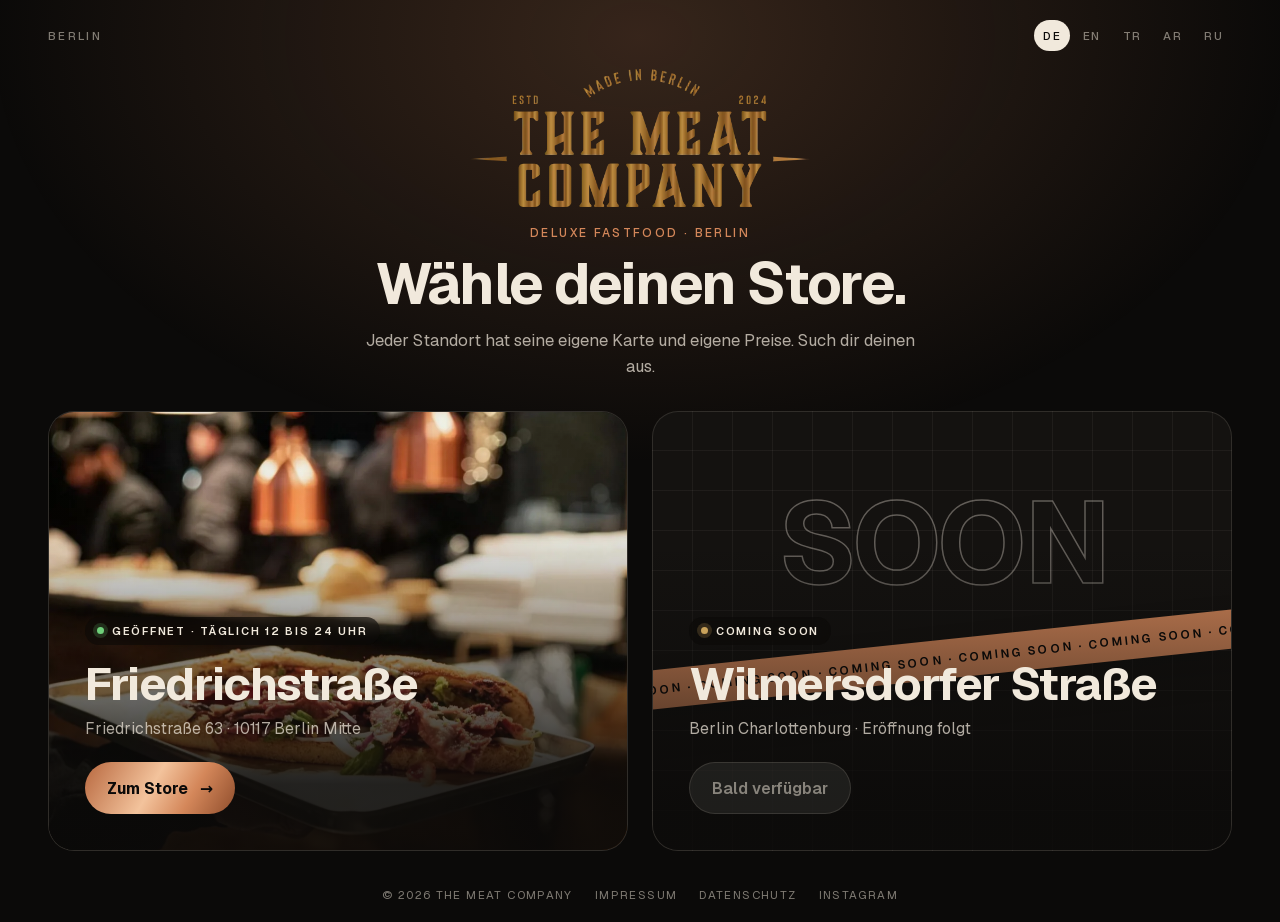
<file: index.html>
<!doctype html>
<html lang="de">
<head>
<meta charset="utf-8">
<meta name="viewport" content="width=device-width, initial-scale=1, viewport-fit=cover">
<title>The Meat Company · Berlin · Standort wählen</title>
<meta name="description" content="The Meat Company Berlin. Deluxe Fastfood, USDA Prime Beef, 16 Stunden Brisket. Wähle deinen Standort: Friedrichstraße oder bald Wilmersdorfer Straße.">
<meta name="theme-color" content="#0b0a09">
<link rel="canonical" href="https://themeatcompany.berlin/">
<meta property="og:type" content="website">
<meta property="og:title" content="The Meat Company · Berlin">
<meta property="og:description" content="Deluxe Fastfood. Wähle deinen Standort.">
<meta property="og:image" content="https://themeatcompany.berlin/assets/img/og.jpg">
<link rel="icon" type="image/png" href="assets/img/favicon.png">
<link rel="apple-touch-icon" href="assets/img/apple-touch-icon.png">
<link rel="stylesheet" href="css/fonts.css?v=20261118">
<link rel="preload" as="image" href="assets/img/foto/ph_tray_walk.webp">
<script>
  /* Gleiche Sprachwahl wie auf der Store Seite (Schlüssel tmc-lang) */
  (function (d) {
    var L = ["de", "en", "tr", "ar", "ru"], q = (location.search.match(/[?&]lang=([a-z]{2})/) || [])[1], s = null;
    try { s = localStorage.getItem("tmc-lang"); if (L.indexOf(q) > -1) localStorage.setItem("tmc-lang", q); } catch (e) {}
    var lang = L.indexOf(q) > -1 ? q : (L.indexOf(s) > -1 ? s : "de");
    d.lang = lang; d.dir = lang === "ar" ? "rtl" : "ltr";
    if (lang === "ar") { var l = document.createElement("link"); l.rel = "stylesheet"; l.href = "css/fonts-ar.css?v=20261109"; document.head.appendChild(l); }
  })(document.documentElement);
</script>
<style>
  :root {
    --soot: #0b0a09; --soot-2: #141210; --copper: #d4875a; --copper-2: #f3c39c; --gold: #c9a25b;
    --bone: #f1e9dc; --bone-2: rgba(241, 233, 220, .72); --mute: rgba(241, 233, 220, .5); --line: rgba(241, 233, 220, .12);
    --copper-grad: linear-gradient(120deg, #b8683f, #f3c39c 45%, #d4875a 70%, #8f4d2c);
    --f: "Geist", "IBM Plex Sans Arabic", "Cairo", ui-sans-serif, system-ui, sans-serif;
    --ease: cubic-bezier(.2, .7, .1, 1);
  }
  * { box-sizing: border-box; }
  html { -webkit-text-size-adjust: 100%; }
  body { margin: 0; min-height: 100vh; min-height: 100dvh; background: var(--soot); color: var(--bone); font-family: var(--f); -webkit-font-smoothing: antialiased; overflow-x: hidden; }
  body::before { content: ""; position: fixed; inset: -20% -10% auto; height: 80vh; background: radial-gradient(ellipse at 50% 30%, rgba(212, 135, 90, .22), transparent 60%); pointer-events: none; }
  a { color: inherit; text-decoration: none; }
  .page { position: relative; display: flex; flex-direction: column; min-height: 100vh; min-height: 100dvh; padding: max(20px, env(safe-area-inset-top)) clamp(16px, 4vw, 48px) max(20px, env(safe-area-inset-bottom)); }
  .top { display: flex; align-items: center; justify-content: space-between; gap: 16px; }
  .mono-brand { font-size: .72rem; font-weight: 500; letter-spacing: .2em; text-transform: uppercase; color: var(--mute); }
  .langs { display: flex; gap: 4px; }
  .langs a { font-size: .72rem; font-weight: 500; letter-spacing: .12em; padding: 8px 9px; border-radius: 999px; color: var(--mute); transition: color .3s, background .3s; }
  .langs a:hover { color: var(--bone); }
  .langs a[aria-current] { color: var(--soot); background: var(--bone); }
  .head { text-align: center; margin: clamp(8px, 2vh, 24px) auto clamp(22px, 3.5vh, 40px); max-width: 900px; }
  .wordmark { width: min(340px, 70vw); height: auto; display: block; margin: 0 auto 18px; }
  .kicker { font-size: .74rem; font-weight: 500; letter-spacing: .2em; text-transform: uppercase; color: var(--copper); margin: 0 0 14px; }
  h1 { margin: 0; font-size: clamp(2rem, 5vw, 3.6rem); font-weight: 700; line-height: 1.05; letter-spacing: -.03em; }
  .lead { margin: 14px auto 0; max-width: 560px; font-size: clamp(1rem, 1.3vw, 1.12rem); line-height: 1.55; color: var(--bone-2); }
  .stores { display: grid; grid-template-columns: repeat(2, minmax(0, 1fr)); gap: clamp(14px, 2vw, 24px); width: 100%; max-width: 1240px; margin: 0 auto; flex: 1; max-height: 640px; min-height: 440px; }
  .store { position: relative; display: flex; flex-direction: column; justify-content: flex-end; overflow: hidden; border-radius: 26px; border: 1px solid var(--line); background: var(--soot-2); isolation: isolate; min-height: 440px; }
  .store-img { position: absolute; inset: 0; width: 100%; height: 100%; object-fit: cover; z-index: -2; transform: scale(1.02); transition: transform 1.2s var(--ease), filter .6s; }
  .store::after { content: ""; position: absolute; inset: 0; z-index: -1; background: linear-gradient(180deg, rgba(11, 10, 9, .05) 25%, rgba(11, 10, 9, .9) 85%); }
  a.store:hover .store-img, a.store:focus-visible .store-img { transform: scale(1.07); }
  a.store:focus-visible { outline: 2px solid var(--copper); outline-offset: 4px; }
  .store-body { padding: clamp(22px, 3vw, 36px); }
  .badge { display: inline-flex; align-items: center; gap: 8px; font-size: .68rem; font-weight: 600; letter-spacing: .16em; text-transform: uppercase; padding: 7px 12px; border-radius: 999px; background: rgba(11, 10, 9, .55); backdrop-filter: blur(8px); -webkit-backdrop-filter: blur(8px); margin-bottom: 16px; }
  .badge i { width: 7px; height: 7px; border-radius: 50%; background: #6fcf7a; box-shadow: 0 0 0 4px rgba(111, 207, 122, .18); }
  .store h2 { margin: 0; font-size: clamp(2rem, 3.6vw, 3.2rem); font-weight: 700; line-height: 1; letter-spacing: -.03em; }
  .store p { margin: 10px 0 0; color: var(--bone-2); font-size: .98rem; line-height: 1.5; }
  .cta { margin-top: 22px; display: inline-flex; align-items: center; gap: 12px; height: 52px; padding: 0 22px; border-radius: 999px; background: var(--copper-grad); color: var(--soot); font-weight: 600; font-size: .98rem; transition: gap .4s var(--ease); }
  a.store:hover .cta { gap: 18px; }
  [dir="rtl"] .cta span { transform: scaleX(-1); }
  /* Coming Soon: nicht klickbar */
  .store--soon { cursor: default; background: repeating-linear-gradient(0deg, transparent 0 39px, rgba(241, 233, 220, .05) 39px 40px), repeating-linear-gradient(90deg, transparent 0 39px, rgba(241, 233, 220, .05) 39px 40px), var(--soot-2); }
  .store--soon::after { background: linear-gradient(180deg, transparent 30%, rgba(11, 10, 9, .85) 90%); }
  .store .soon-word { position: absolute; top: 18%; left: 50%; transform: translateX(-50%); margin: 0; font-size: clamp(3rem, 9vw, 7.5rem); font-weight: 700; letter-spacing: -.04em; line-height: .9; text-transform: uppercase; color: transparent; -webkit-text-stroke: 1.5px rgba(241, 233, 220, .35); text-align: center; font-size: clamp(3rem, 9vw, 7.5rem); white-space: nowrap; z-index: -1; }
  .tape { position: absolute; left: -15%; width: 130%; top: 52%; transform: rotate(-6deg); display: flex; overflow: hidden; white-space: nowrap; padding: 12px 0; background: var(--copper); color: var(--soot); font-size: .74rem; font-weight: 600; letter-spacing: .18em; text-transform: uppercase; box-shadow: 0 18px 40px -16px rgba(0, 0, 0, .8); z-index: -1; }
  .tape span { flex: none; padding-inline-end: 2em; animation: run 22s linear infinite; }
  @keyframes run { to { transform: translateX(-100%); } }
  .badge.is-closed i { background: var(--copper); box-shadow: 0 0 0 4px rgba(212, 135, 90, .2); }
  .badge--soon i { background: var(--gold); box-shadow: 0 0 0 4px rgba(201, 162, 91, .2); }
  .cta--off { background: rgba(241, 233, 220, .08); color: var(--mute); border: 1px solid var(--line); }
  .foot { display: flex; flex-wrap: wrap; justify-content: center; gap: 8px 22px; margin-top: clamp(24px, 4vh, 40px); font-size: .72rem; letter-spacing: .12em; text-transform: uppercase; color: var(--mute); }
  .foot a:hover { color: var(--bone); }
  @media (max-width: 760px) {
    .stores { grid-template-columns: 1fr; max-height: none; }
    .store { min-height: 380px; }
    .tape { top: 23%; }
    .store .soon-word { top: 6%; }
    .langs a { padding: 7px 7px; }
  }
  @media (prefers-reduced-motion: reduce) { .tape span { animation: none; } .store-img { transition: none; } }
</style>
</head>
<body>
<div class="page">
  <header class="top">
    <span class="mono-brand">Berlin</span>
    <nav class="langs" aria-label="Sprache" dir="ltr">
      <a href="?lang=de" data-l="de">DE</a><a href="?lang=en" data-l="en">EN</a><a href="?lang=tr" data-l="tr">TR</a><a href="?lang=ar" data-l="ar">AR</a><a href="?lang=ru" data-l="ru">RU</a>
    </nav>
  </header>

  <main>
    <div class="head">
      <img class="wordmark" src="assets/img/wordmark.webp" alt="The Meat Company" width="1200" height="486">
      <p class="kicker" data-t="kicker">Deluxe Fastfood · Berlin</p>
      <h1 data-t="title">Wähle deinen Store.</h1>
      <p class="lead" data-t="lead">Jeder Standort hat seine eigene Karte und eigene Preise. Such dir deinen aus.</p>
    </div>

    <section class="stores">
      <a class="store" href="friedrichstrasse.html" data-store-link>
        <img class="store-img" src="assets/img/foto/ph_tray_walk.webp" alt="" loading="eager" decoding="async">
        <div class="store-body">
          <span class="badge" data-status><i></i><span data-t="open">Geöffnet · täglich 12 bis 24 Uhr</span></span>
          <h2>Friedrichstraße</h2>
          <p lang="de">Friedrichstraße 63 · 10117 Berlin Mitte</p>
          <span class="cta"><b data-t="cta">Zum Store</b> <span aria-hidden="true">→</span></span>
        </div>
      </a>

      <div class="store store--soon" aria-disabled="true">
        <p class="soon-word" aria-hidden="true">Soon</p>
        <div class="tape" aria-hidden="true" dir="ltr"><span>Coming Soon · Coming Soon · Coming Soon · Coming Soon · Coming Soon · Coming Soon ·</span><span>Coming Soon · Coming Soon · Coming Soon · Coming Soon · Coming Soon · Coming Soon ·</span></div>
        <div class="store-body">
          <span class="badge badge--soon"><i></i>Coming Soon</span>
          <h2>Wilmersdorfer Straße</h2>
          <p><span lang="de">Berlin Charlottenburg</span> · <span data-t="soonText">Eröffnung folgt</span></p>
          <span class="cta cta--off" data-t="soonCta">Bald verfügbar</span>
        </div>
      </div>
    </section>
  </main>

  <footer class="foot">
    <span>© <span data-year>2026</span> The Meat Company</span>
    <a href="impressum.html" data-t="imprint">Impressum</a>
    <a href="datenschutz.html" data-t="privacy">Datenschutz</a>
    <a href="https://www.instagram.com/themeatcompanyberlin/" target="_blank" rel="noopener">Instagram</a>
  </footer>
</div>
<script>
  (function () {
    var T = {
      en: { kicker: "Deluxe Fastfood · Berlin", title: "Choose your store.", lead: "Every location has its own menu and its own prices. Pick yours.", open: "Open · daily 12 pm to midnight", closed: "Closed · opens at 12 pm", cta: "Go to store", soonText: "Opening date to follow", soonCta: "Coming soon", imprint: "Imprint", privacy: "Privacy" },
      tr: { kicker: "Deluxe Fastfood · Berlin", title: "Şubeni seç.", lead: "Her şubenin kendi menüsü ve kendi fiyatları var. Seninkini seç.", open: "Açık · her gün 12:00 ile 24:00 arası", closed: "Kapalı · 12:00'de açılıyor", cta: "Şubeye git", soonText: "Açılış tarihi yakında", soonCta: "Yakında", imprint: "Künye", privacy: "Gizlilik" },
      ar: { kicker: "Deluxe Fastfood · برلين", title: "اختر فرعك.", lead: "لكل فرع قائمة طعام وأسعار خاصة به. اختر فرعك.", open: "مفتوح · يوميًا من 12 ظهرًا حتى منتصف الليل", closed: "مغلق · يفتح الساعة 12 ظهرًا", cta: "إلى الفرع", soonText: "موعد الافتتاح قريبًا", soonCta: "قريبًا", imprint: "بيانات الناشر", privacy: "الخصوصية" },
      ru: { kicker: "Deluxe Fastfood · Берлин", title: "Выбери свой ресторан.", lead: "У каждого ресторана своё меню и свои цены. Выбери свой.", open: "Открыто · ежедневно с 12 до 24", closed: "Закрыто · откроется в 12:00", cta: "Перейти", soonText: "Дата открытия скоро", soonCta: "Скоро", imprint: "Импрессум", privacy: "Конфиденциальность" }
    };
    var lang = document.documentElement.lang, t = T[lang];
    if (t) document.querySelectorAll("[data-t]").forEach(function (el) { var k = el.getAttribute("data-t"); if (t[k]) el.textContent = t[k]; });
    document.querySelectorAll(".langs a").forEach(function (a) {
      if (a.dataset.l === lang) a.setAttribute("aria-current", "true");
      a.addEventListener("click", function () { try { localStorage.setItem("tmc-lang", a.dataset.l); } catch (e) {} });
    });
    if (lang !== "de") document.querySelector("[data-store-link]").href = "friedrichstrasse.html?lang=" + lang;
    /* Live Status nach Berliner Zeit, geöffnet täglich 12 bis 24 Uhr */
    try {
      var h = +new Intl.DateTimeFormat("de-DE", { hour: "numeric", hourCycle: "h23", timeZone: "Europe/Berlin" }).format(new Date());
      if (h < 12) { var b = document.querySelector("[data-status]"); b.classList.add("is-closed"); b.querySelector("[data-t]").textContent = (t && t.closed) || "Geschlossen · öffnet um 12 Uhr"; }
    } catch (e) {}
    document.querySelector("[data-year]").textContent = new Date().getFullYear();
  })();
</script>
</body>
</html>
</file>
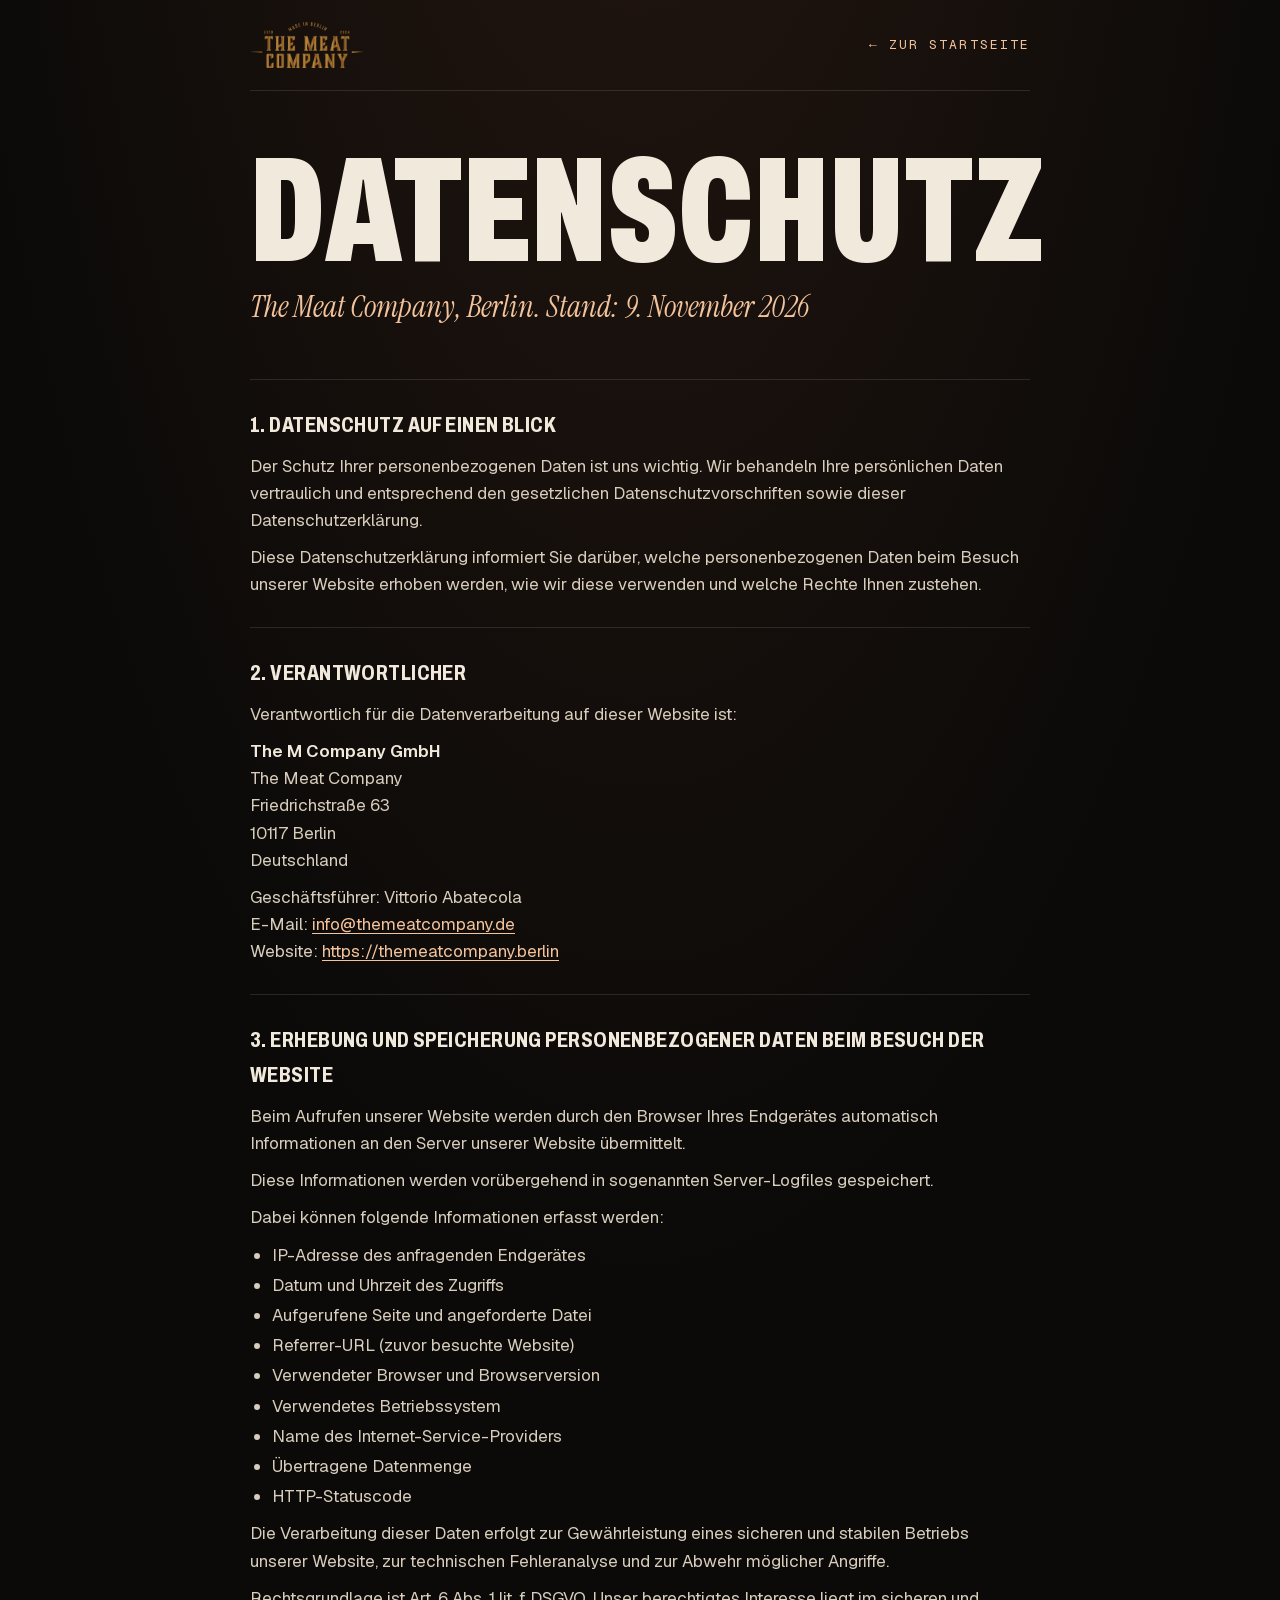
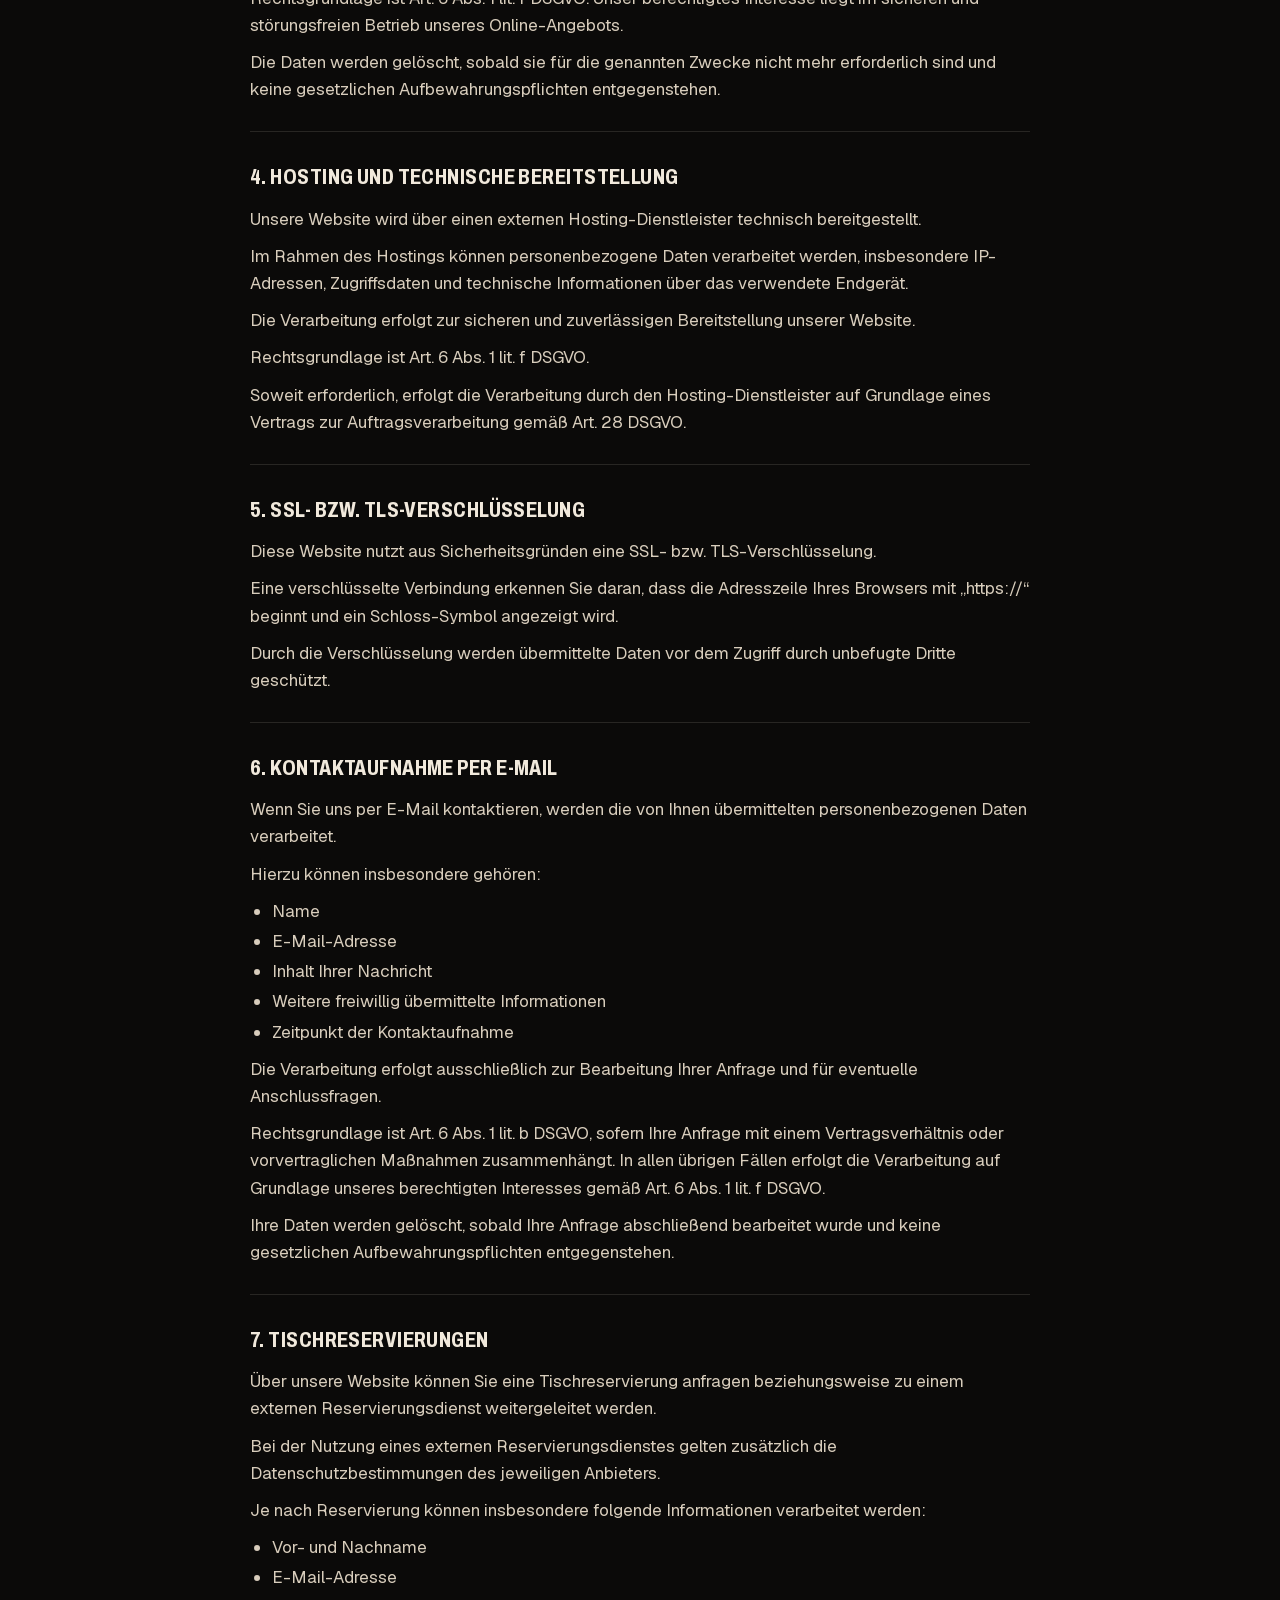
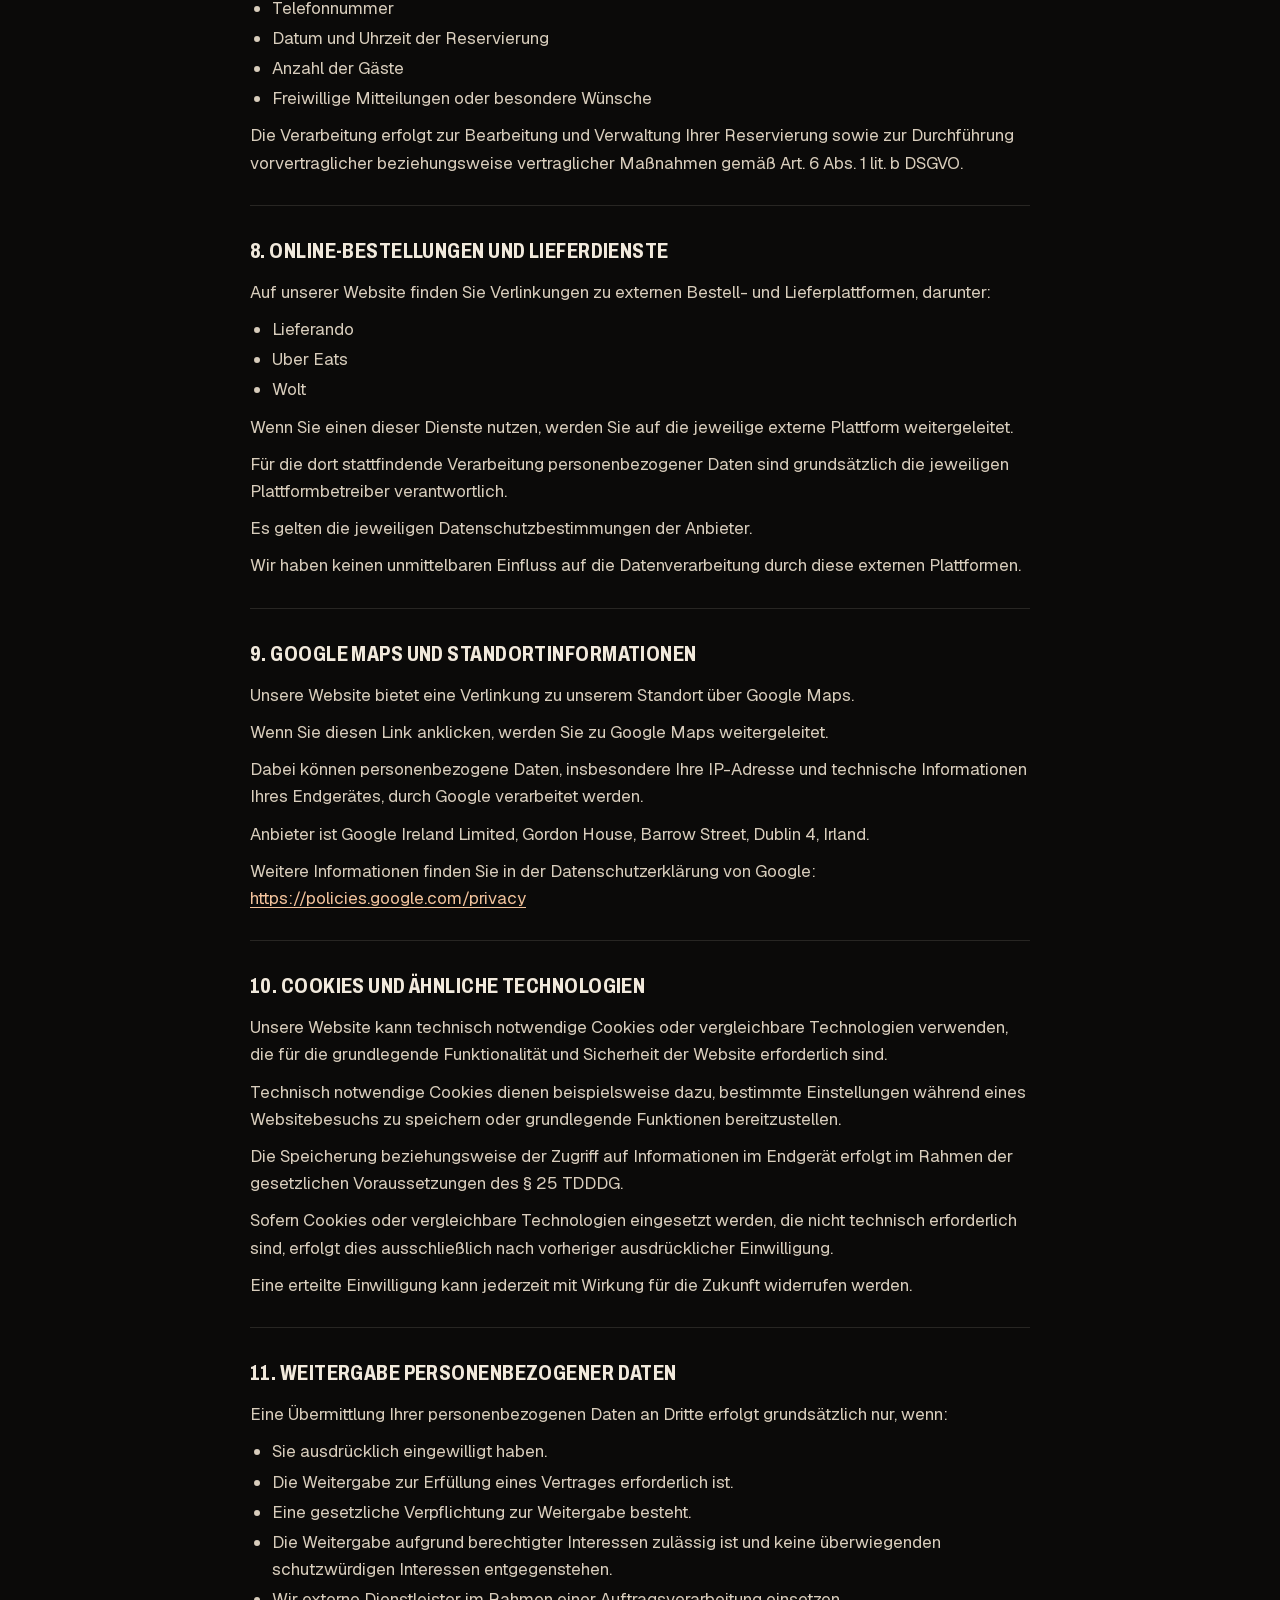
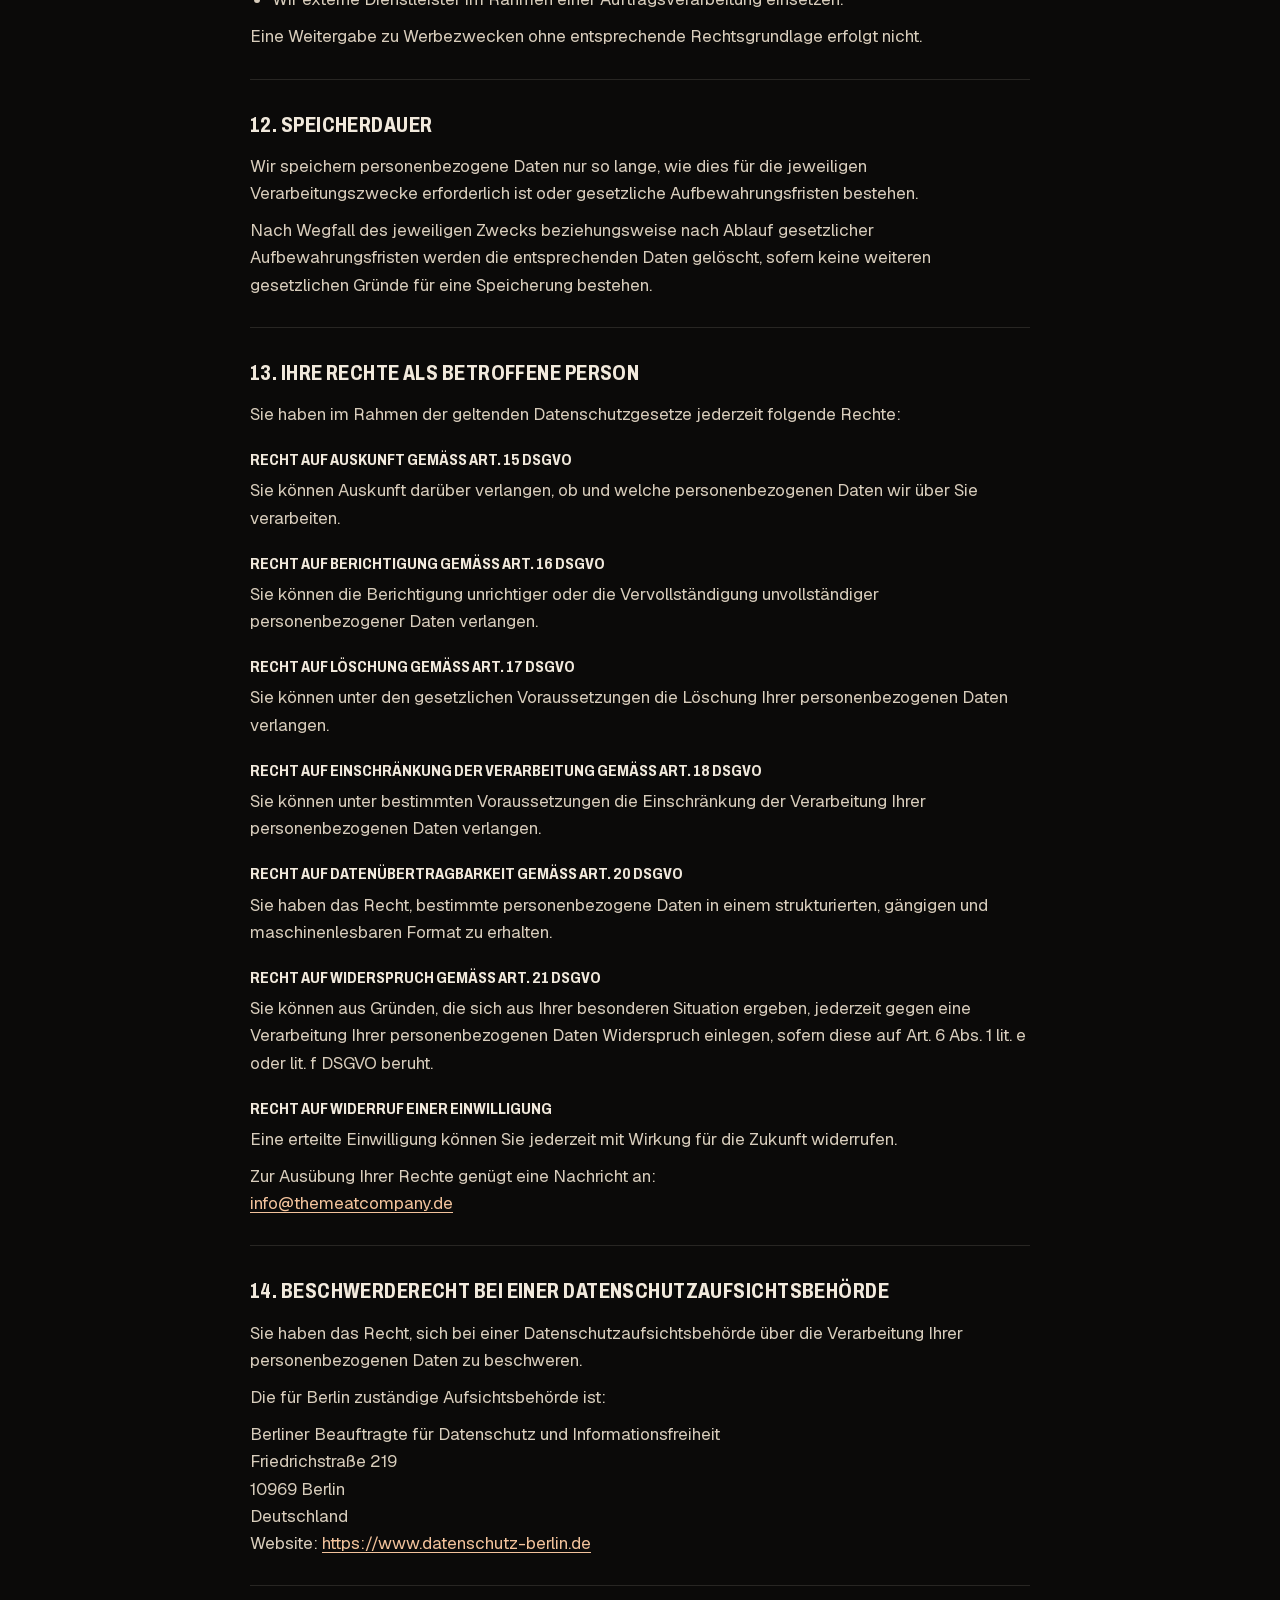
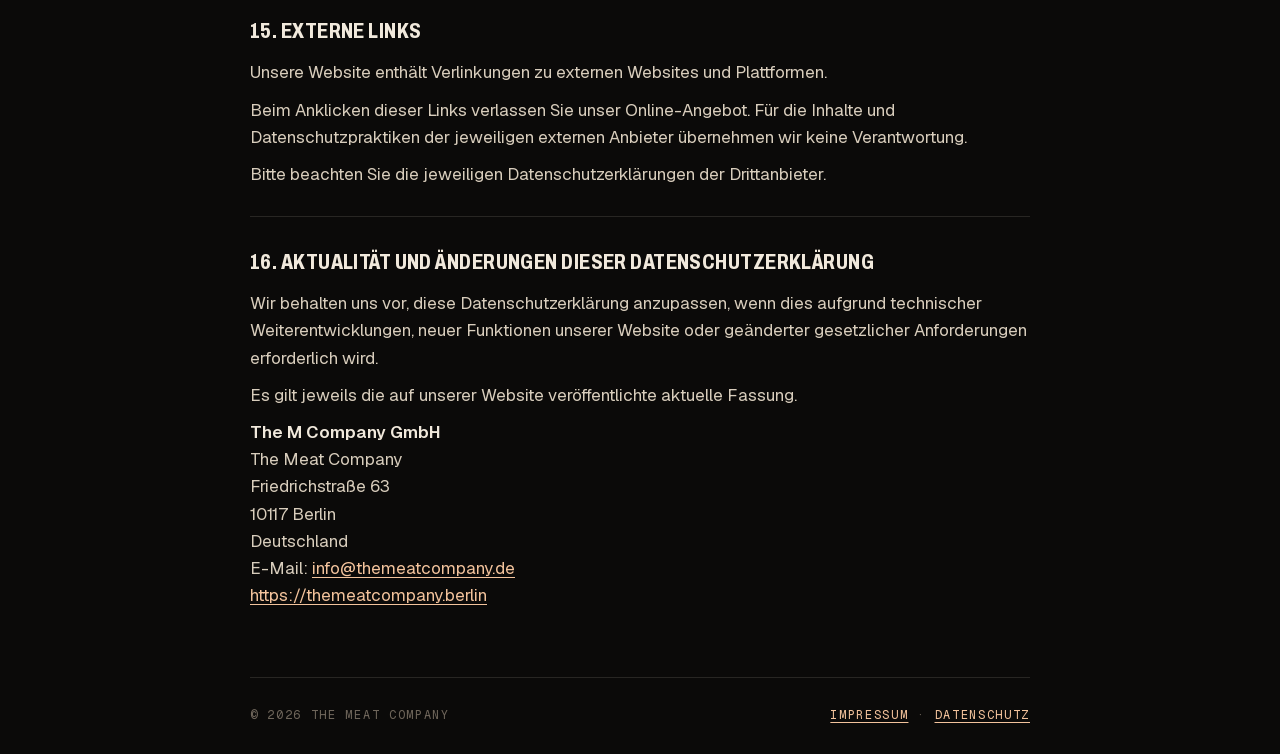
<file: datenschutz.html>
<!doctype html>
<html lang="de">
<head>
<meta charset="utf-8">
<meta name="viewport" content="width=device-width, initial-scale=1, viewport-fit=cover">
<title>Datenschutz · The Meat Company</title>
<meta name="theme-color" content="#0b0a09">
<link rel="icon" type="image/png" href="assets/img/favicon.png">
<link rel="stylesheet" href="css/fonts.css?v=20261109">
<style>
:root{--soot:#0b0a09;--bone:#f1e9dc;--bone-2:#d8cdbc;--mute:#a99e8e;--dim:#6f665b;--copper:#d4875a;--copper-hi:#f3c39c;--line:rgba(241,233,220,.12);
  --copper-grad:linear-gradient(135deg,#f3c39c 0%,#d4875a 45%,#a85a33 100%)}
*{box-sizing:border-box;margin:0;padding:0}
html{background:var(--soot);-webkit-text-size-adjust:100%}
body{background:radial-gradient(80% 40% at 50% -10%,rgba(143,75,42,.22),transparent 70%),var(--soot);color:var(--bone-2);
  font-family:"Geist",ui-sans-serif,system-ui,sans-serif;font-size:17px;line-height:1.6;min-height:100vh}
.wrap{max-width:820px;margin:0 auto;padding:0 20px}
header{display:flex;align-items:center;justify-content:space-between;gap:16px;padding:22px 0;border-bottom:1px solid var(--line)}
header img{height:46px;width:auto;display:block}
.back{font-family:"Geist Mono",monospace;font-size:13px;letter-spacing:.16em;text-transform:uppercase;color:var(--copper-hi);text-decoration:none;white-space:nowrap}
.back:hover{color:var(--bone)}
h1{font-family:"Archivo",sans-serif;font-stretch:62%;font-weight:850;text-transform:uppercase;line-height:.85;
  font-size:clamp(64px,16vw,150px);margin:56px 0 8px;color:var(--bone)}
.kick{font-family:"Instrument Serif",serif;font-style:italic;font-size:clamp(22px,4vw,30px);color:var(--copper-hi);margin-bottom:48px}
section{padding:28px 0;border-top:1px solid var(--line)}
h2{font-family:"Archivo",sans-serif;font-stretch:72%;font-weight:750;text-transform:uppercase;font-size:22px;letter-spacing:.02em;color:var(--bone);margin-bottom:10px}
p+p{margin-top:10px}
strong{color:var(--bone);font-weight:600}
a{color:var(--copper-hi);text-underline-offset:3px}
footer{margin-top:40px;padding:28px 0 calc(28px + env(safe-area-inset-bottom));border-top:1px solid var(--line);
  font-family:"Geist Mono",monospace;font-size:12px;letter-spacing:.14em;text-transform:uppercase;color:var(--dim);display:flex;flex-wrap:wrap;justify-content:space-between;gap:10px}
h3{font-family:"Archivo",sans-serif;font-stretch:72%;font-weight:700;text-transform:uppercase;font-size:17px;color:var(--bone);margin:18px 0 4px}
ul{margin:10px 0 10px 22px}li{margin:3px 0}
a{word-break:break-word}
</style>
</head>
<body>
<div class="wrap">
  <header>
    <a href="./" aria-label="Zur Startseite"><img src="assets/img/wordmark.webp" alt="The Meat Company" width="1200" height="486"></a>
    <a class="back" href="./">← Zur Startseite</a>
  </header>

  <main>
<h1>Datenschutz</h1>
<p class="kick">The Meat Company, Berlin. Stand: 9. November 2026</p>
<section>
<h2>1. Datenschutz auf einen Blick</h2>
<p>Der Schutz Ihrer personenbezogenen Daten ist uns wichtig. Wir behandeln Ihre persönlichen Daten vertraulich und entsprechend den gesetzlichen Datenschutzvorschriften sowie dieser Datenschutzerklärung.</p><p>Diese Datenschutzerklärung informiert Sie darüber, welche personenbezogenen Daten beim Besuch unserer Website erhoben werden, wie wir diese verwenden und welche Rechte Ihnen zustehen.</p>
</section>
<section>
<h2>2. Verantwortlicher</h2>
<p>Verantwortlich für die Datenverarbeitung auf dieser Website ist:</p><p><strong>The M Company GmbH</strong><br>The Meat Company<br>Friedrichstraße 63<br>10117 Berlin<br>Deutschland</p><p>Geschäftsführer: Vittorio Abatecola<br>E-Mail: <a href="mailto:info@themeatcompany.de">info@themeatcompany.de</a><br>Website: <a href="https://themeatcompany.berlin">https://themeatcompany.berlin</a></p>
</section>
<section>
<h2>3. Erhebung und Speicherung personenbezogener Daten beim Besuch der Website</h2>
<p>Beim Aufrufen unserer Website werden durch den Browser Ihres Endgerätes automatisch Informationen an den Server unserer Website übermittelt.</p><p>Diese Informationen werden vorübergehend in sogenannten Server-Logfiles gespeichert.</p><p>Dabei können folgende Informationen erfasst werden:</p>
<ul><li>IP-Adresse des anfragenden Endgerätes</li><li>Datum und Uhrzeit des Zugriffs</li><li>Aufgerufene Seite und angeforderte Datei</li><li>Referrer-URL (zuvor besuchte Website)</li><li>Verwendeter Browser und Browserversion</li><li>Verwendetes Betriebssystem</li><li>Name des Internet-Service-Providers</li><li>Übertragene Datenmenge</li><li>HTTP-Statuscode</li></ul>
<p>Die Verarbeitung dieser Daten erfolgt zur Gewährleistung eines sicheren und stabilen Betriebs unserer Website, zur technischen Fehleranalyse und zur Abwehr möglicher Angriffe.</p><p>Rechtsgrundlage ist Art. 6 Abs. 1 lit. f DSGVO. Unser berechtigtes Interesse liegt im sicheren und störungsfreien Betrieb unseres Online-Angebots.</p><p>Die Daten werden gelöscht, sobald sie für die genannten Zwecke nicht mehr erforderlich sind und keine gesetzlichen Aufbewahrungspflichten entgegenstehen.</p>
</section>
<section>
<h2>4. Hosting und technische Bereitstellung</h2>
<p>Unsere Website wird über einen externen Hosting-Dienstleister technisch bereitgestellt.</p><p>Im Rahmen des Hostings können personenbezogene Daten verarbeitet werden, insbesondere IP-Adressen, Zugriffsdaten und technische Informationen über das verwendete Endgerät.</p><p>Die Verarbeitung erfolgt zur sicheren und zuverlässigen Bereitstellung unserer Website.</p><p>Rechtsgrundlage ist Art. 6 Abs. 1 lit. f DSGVO.</p><p>Soweit erforderlich, erfolgt die Verarbeitung durch den Hosting-Dienstleister auf Grundlage eines Vertrags zur Auftragsverarbeitung gemäß Art. 28 DSGVO.</p>
</section>
<section>
<h2>5. SSL- bzw. TLS-Verschlüsselung</h2>
<p>Diese Website nutzt aus Sicherheitsgründen eine SSL- bzw. TLS-Verschlüsselung.</p><p>Eine verschlüsselte Verbindung erkennen Sie daran, dass die Adresszeile Ihres Browsers mit „https://“ beginnt und ein Schloss-Symbol angezeigt wird.</p><p>Durch die Verschlüsselung werden übermittelte Daten vor dem Zugriff durch unbefugte Dritte geschützt.</p>
</section>
<section>
<h2>6. Kontaktaufnahme per E-Mail</h2>
<p>Wenn Sie uns per E-Mail kontaktieren, werden die von Ihnen übermittelten personenbezogenen Daten verarbeitet.</p><p>Hierzu können insbesondere gehören:</p>
<ul><li>Name</li><li>E-Mail-Adresse</li><li>Inhalt Ihrer Nachricht</li><li>Weitere freiwillig übermittelte Informationen</li><li>Zeitpunkt der Kontaktaufnahme</li></ul>
<p>Die Verarbeitung erfolgt ausschließlich zur Bearbeitung Ihrer Anfrage und für eventuelle Anschlussfragen.</p><p>Rechtsgrundlage ist Art. 6 Abs. 1 lit. b DSGVO, sofern Ihre Anfrage mit einem Vertragsverhältnis oder vorvertraglichen Maßnahmen zusammenhängt. In allen übrigen Fällen erfolgt die Verarbeitung auf Grundlage unseres berechtigten Interesses gemäß Art. 6 Abs. 1 lit. f DSGVO.</p><p>Ihre Daten werden gelöscht, sobald Ihre Anfrage abschließend bearbeitet wurde und keine gesetzlichen Aufbewahrungspflichten entgegenstehen.</p>
</section>
<section>
<h2>7. Tischreservierungen</h2>
<p>Über unsere Website können Sie eine Tischreservierung anfragen beziehungsweise zu einem externen Reservierungsdienst weitergeleitet werden.</p><p>Bei der Nutzung eines externen Reservierungsdienstes gelten zusätzlich die Datenschutzbestimmungen des jeweiligen Anbieters.</p><p>Je nach Reservierung können insbesondere folgende Informationen verarbeitet werden:</p>
<ul><li>Vor- und Nachname</li><li>E-Mail-Adresse</li><li>Telefonnummer</li><li>Datum und Uhrzeit der Reservierung</li><li>Anzahl der Gäste</li><li>Freiwillige Mitteilungen oder besondere Wünsche</li></ul>
<p>Die Verarbeitung erfolgt zur Bearbeitung und Verwaltung Ihrer Reservierung sowie zur Durchführung vorvertraglicher beziehungsweise vertraglicher Maßnahmen gemäß Art. 6 Abs. 1 lit. b DSGVO.</p>
</section>
<section>
<h2>8. Online-Bestellungen und Lieferdienste</h2>
<p>Auf unserer Website finden Sie Verlinkungen zu externen Bestell- und Lieferplattformen, darunter:</p>
<ul><li>Lieferando</li><li>Uber Eats</li><li>Wolt</li></ul>
<p>Wenn Sie einen dieser Dienste nutzen, werden Sie auf die jeweilige externe Plattform weitergeleitet.</p><p>Für die dort stattfindende Verarbeitung personenbezogener Daten sind grundsätzlich die jeweiligen Plattformbetreiber verantwortlich.</p><p>Es gelten die jeweiligen Datenschutzbestimmungen der Anbieter.</p><p>Wir haben keinen unmittelbaren Einfluss auf die Datenverarbeitung durch diese externen Plattformen.</p>
</section>
<section>
<h2>9. Google Maps und Standortinformationen</h2>
<p>Unsere Website bietet eine Verlinkung zu unserem Standort über Google Maps.</p><p>Wenn Sie diesen Link anklicken, werden Sie zu Google Maps weitergeleitet.</p><p>Dabei können personenbezogene Daten, insbesondere Ihre IP-Adresse und technische Informationen Ihres Endgerätes, durch Google verarbeitet werden.</p><p>Anbieter ist Google Ireland Limited, Gordon House, Barrow Street, Dublin 4, Irland.</p><p>Weitere Informationen finden Sie in der Datenschutzerklärung von Google:<br><a href="https://policies.google.com/privacy" target="_blank" rel="noopener">https://policies.google.com/privacy</a></p>
</section>
<section>
<h2>10. Cookies und ähnliche Technologien</h2>
<p>Unsere Website kann technisch notwendige Cookies oder vergleichbare Technologien verwenden, die für die grundlegende Funktionalität und Sicherheit der Website erforderlich sind.</p><p>Technisch notwendige Cookies dienen beispielsweise dazu, bestimmte Einstellungen während eines Websitebesuchs zu speichern oder grundlegende Funktionen bereitzustellen.</p><p>Die Speicherung beziehungsweise der Zugriff auf Informationen im Endgerät erfolgt im Rahmen der gesetzlichen Voraussetzungen des § 25 TDDDG.</p><p>Sofern Cookies oder vergleichbare Technologien eingesetzt werden, die nicht technisch erforderlich sind, erfolgt dies ausschließlich nach vorheriger ausdrücklicher Einwilligung.</p><p>Eine erteilte Einwilligung kann jederzeit mit Wirkung für die Zukunft widerrufen werden.</p>
</section>
<section>
<h2>11. Weitergabe personenbezogener Daten</h2>
<p>Eine Übermittlung Ihrer personenbezogenen Daten an Dritte erfolgt grundsätzlich nur, wenn:</p>
<ul><li>Sie ausdrücklich eingewilligt haben.</li><li>Die Weitergabe zur Erfüllung eines Vertrages erforderlich ist.</li><li>Eine gesetzliche Verpflichtung zur Weitergabe besteht.</li><li>Die Weitergabe aufgrund berechtigter Interessen zulässig ist und keine überwiegenden schutzwürdigen Interessen entgegenstehen.</li><li>Wir externe Dienstleister im Rahmen einer Auftragsverarbeitung einsetzen.</li></ul>
<p>Eine Weitergabe zu Werbezwecken ohne entsprechende Rechtsgrundlage erfolgt nicht.</p>
</section>
<section>
<h2>12. Speicherdauer</h2>
<p>Wir speichern personenbezogene Daten nur so lange, wie dies für die jeweiligen Verarbeitungszwecke erforderlich ist oder gesetzliche Aufbewahrungsfristen bestehen.</p><p>Nach Wegfall des jeweiligen Zwecks beziehungsweise nach Ablauf gesetzlicher Aufbewahrungsfristen werden die entsprechenden Daten gelöscht, sofern keine weiteren gesetzlichen Gründe für eine Speicherung bestehen.</p>
</section>
<section>
<h2>13. Ihre Rechte als betroffene Person</h2>
<p>Sie haben im Rahmen der geltenden Datenschutzgesetze jederzeit folgende Rechte:</p>
<h3>Recht auf Auskunft gemäß Art. 15 DSGVO</h3><p>Sie können Auskunft darüber verlangen, ob und welche personenbezogenen Daten wir über Sie verarbeiten.</p><h3>Recht auf Berichtigung gemäß Art. 16 DSGVO</h3><p>Sie können die Berichtigung unrichtiger oder die Vervollständigung unvollständiger personenbezogener Daten verlangen.</p><h3>Recht auf Löschung gemäß Art. 17 DSGVO</h3><p>Sie können unter den gesetzlichen Voraussetzungen die Löschung Ihrer personenbezogenen Daten verlangen.</p><h3>Recht auf Einschränkung der Verarbeitung gemäß Art. 18 DSGVO</h3><p>Sie können unter bestimmten Voraussetzungen die Einschränkung der Verarbeitung Ihrer personenbezogenen Daten verlangen.</p><h3>Recht auf Datenübertragbarkeit gemäß Art. 20 DSGVO</h3><p>Sie haben das Recht, bestimmte personenbezogene Daten in einem strukturierten, gängigen und maschinenlesbaren Format zu erhalten.</p><h3>Recht auf Widerspruch gemäß Art. 21 DSGVO</h3><p>Sie können aus Gründen, die sich aus Ihrer besonderen Situation ergeben, jederzeit gegen eine Verarbeitung Ihrer personenbezogenen Daten Widerspruch einlegen, sofern diese auf Art. 6 Abs. 1 lit. e oder lit. f DSGVO beruht.</p><h3>Recht auf Widerruf einer Einwilligung</h3><p>Eine erteilte Einwilligung können Sie jederzeit mit Wirkung für die Zukunft widerrufen.</p>
<p>Zur Ausübung Ihrer Rechte genügt eine Nachricht an:<br><a href="mailto:info@themeatcompany.de">info@themeatcompany.de</a></p>
</section>
<section>
<h2>14. Beschwerderecht bei einer Datenschutzaufsichtsbehörde</h2>
<p>Sie haben das Recht, sich bei einer Datenschutzaufsichtsbehörde über die Verarbeitung Ihrer personenbezogenen Daten zu beschweren.</p><p>Die für Berlin zuständige Aufsichtsbehörde ist:</p><p>Berliner Beauftragte für Datenschutz und Informationsfreiheit<br>Friedrichstraße 219<br>10969 Berlin<br>Deutschland<br>Website: <a href="https://www.datenschutz-berlin.de" target="_blank" rel="noopener">https://www.datenschutz-berlin.de</a></p>
</section>
<section>
<h2>15. Externe Links</h2>
<p>Unsere Website enthält Verlinkungen zu externen Websites und Plattformen.</p><p>Beim Anklicken dieser Links verlassen Sie unser Online-Angebot. Für die Inhalte und Datenschutzpraktiken der jeweiligen externen Anbieter übernehmen wir keine Verantwortung.</p><p>Bitte beachten Sie die jeweiligen Datenschutzerklärungen der Drittanbieter.</p>
</section>
<section>
<h2>16. Aktualität und Änderungen dieser Datenschutzerklärung</h2>
<p>Wir behalten uns vor, diese Datenschutzerklärung anzupassen, wenn dies aufgrund technischer Weiterentwicklungen, neuer Funktionen unserer Website oder geänderter gesetzlicher Anforderungen erforderlich wird.</p><p>Es gilt jeweils die auf unserer Website veröffentlichte aktuelle Fassung.</p><p><strong>The M Company GmbH</strong><br>The Meat Company<br>Friedrichstraße 63<br>10117 Berlin<br>Deutschland<br>E-Mail: <a href="mailto:info@themeatcompany.de">info@themeatcompany.de</a><br><a href="https://themeatcompany.berlin">https://themeatcompany.berlin</a></p>
</section>
</main>

  <footer><span>© 2026 The Meat Company</span><span><a href="impressum.html">Impressum</a> · <a href="datenschutz.html">Datenschutz</a></span></footer>
</div>
</body>
</html>
</file>
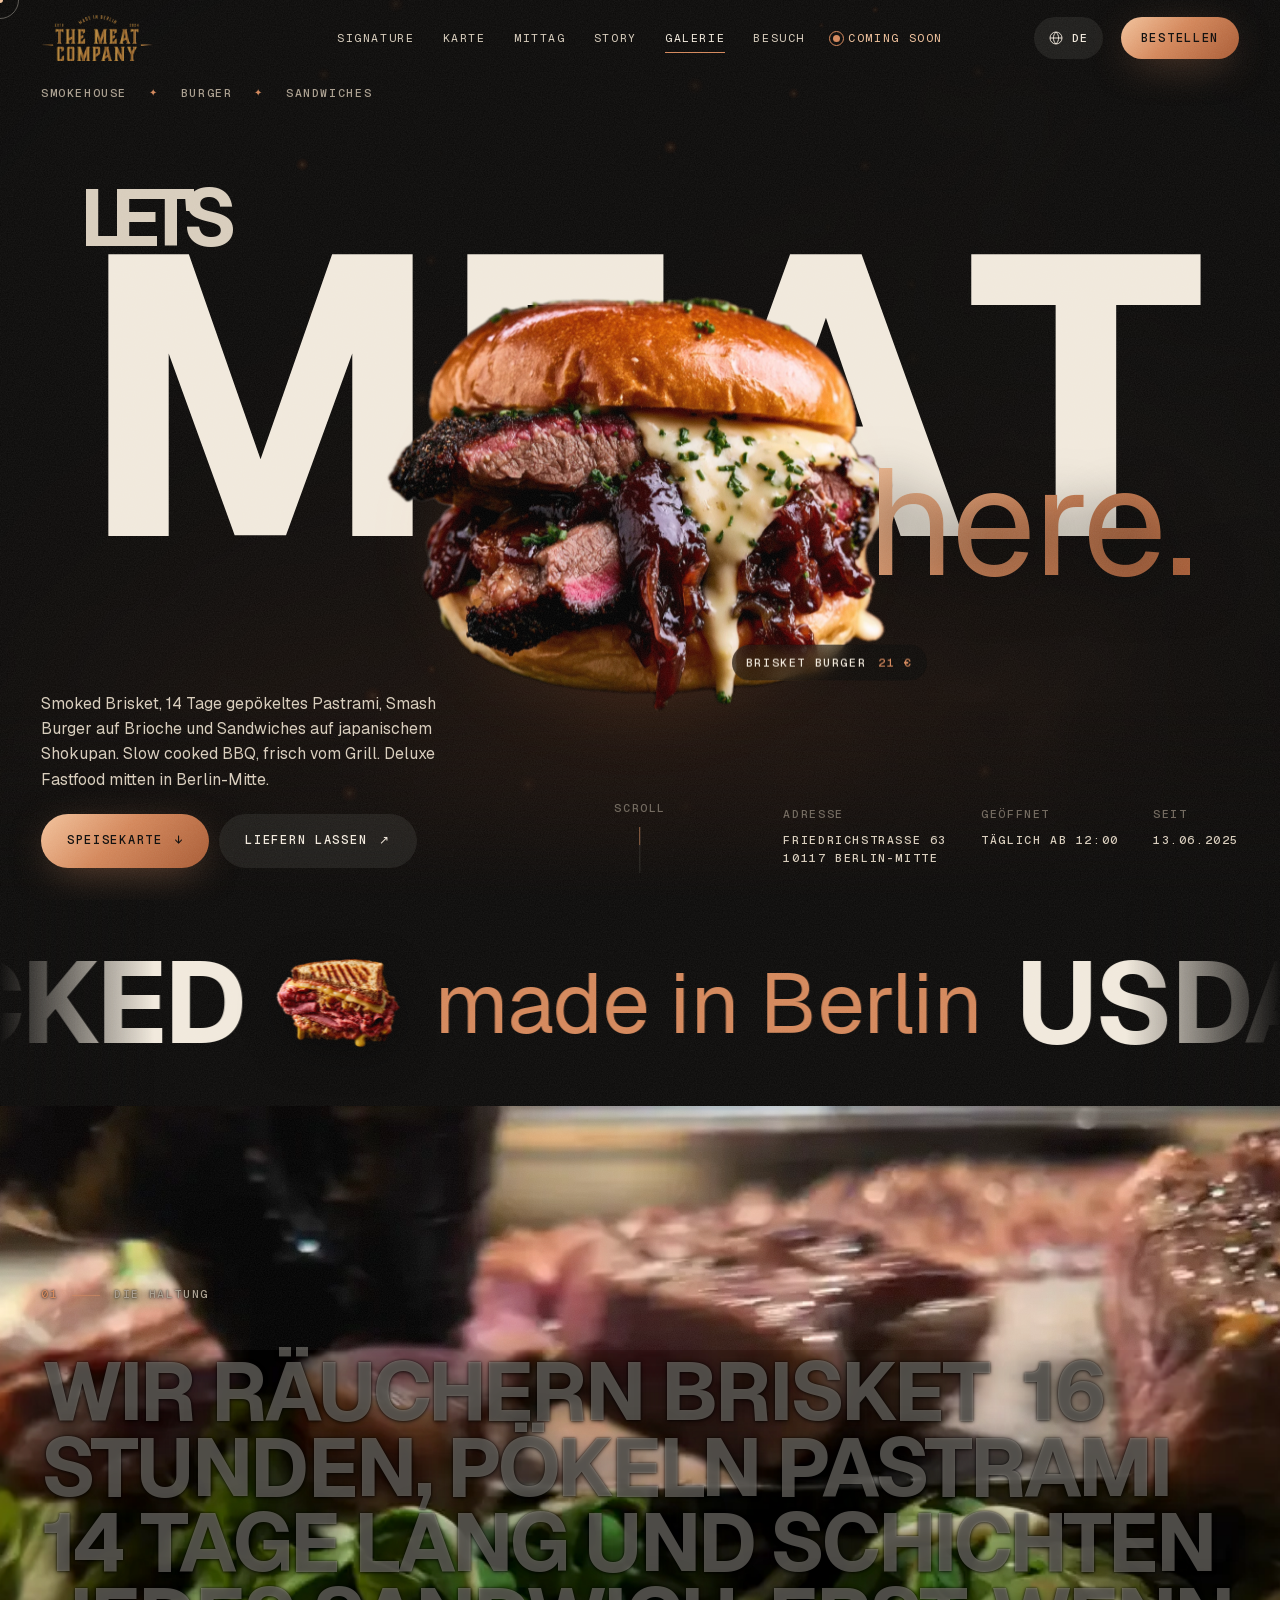
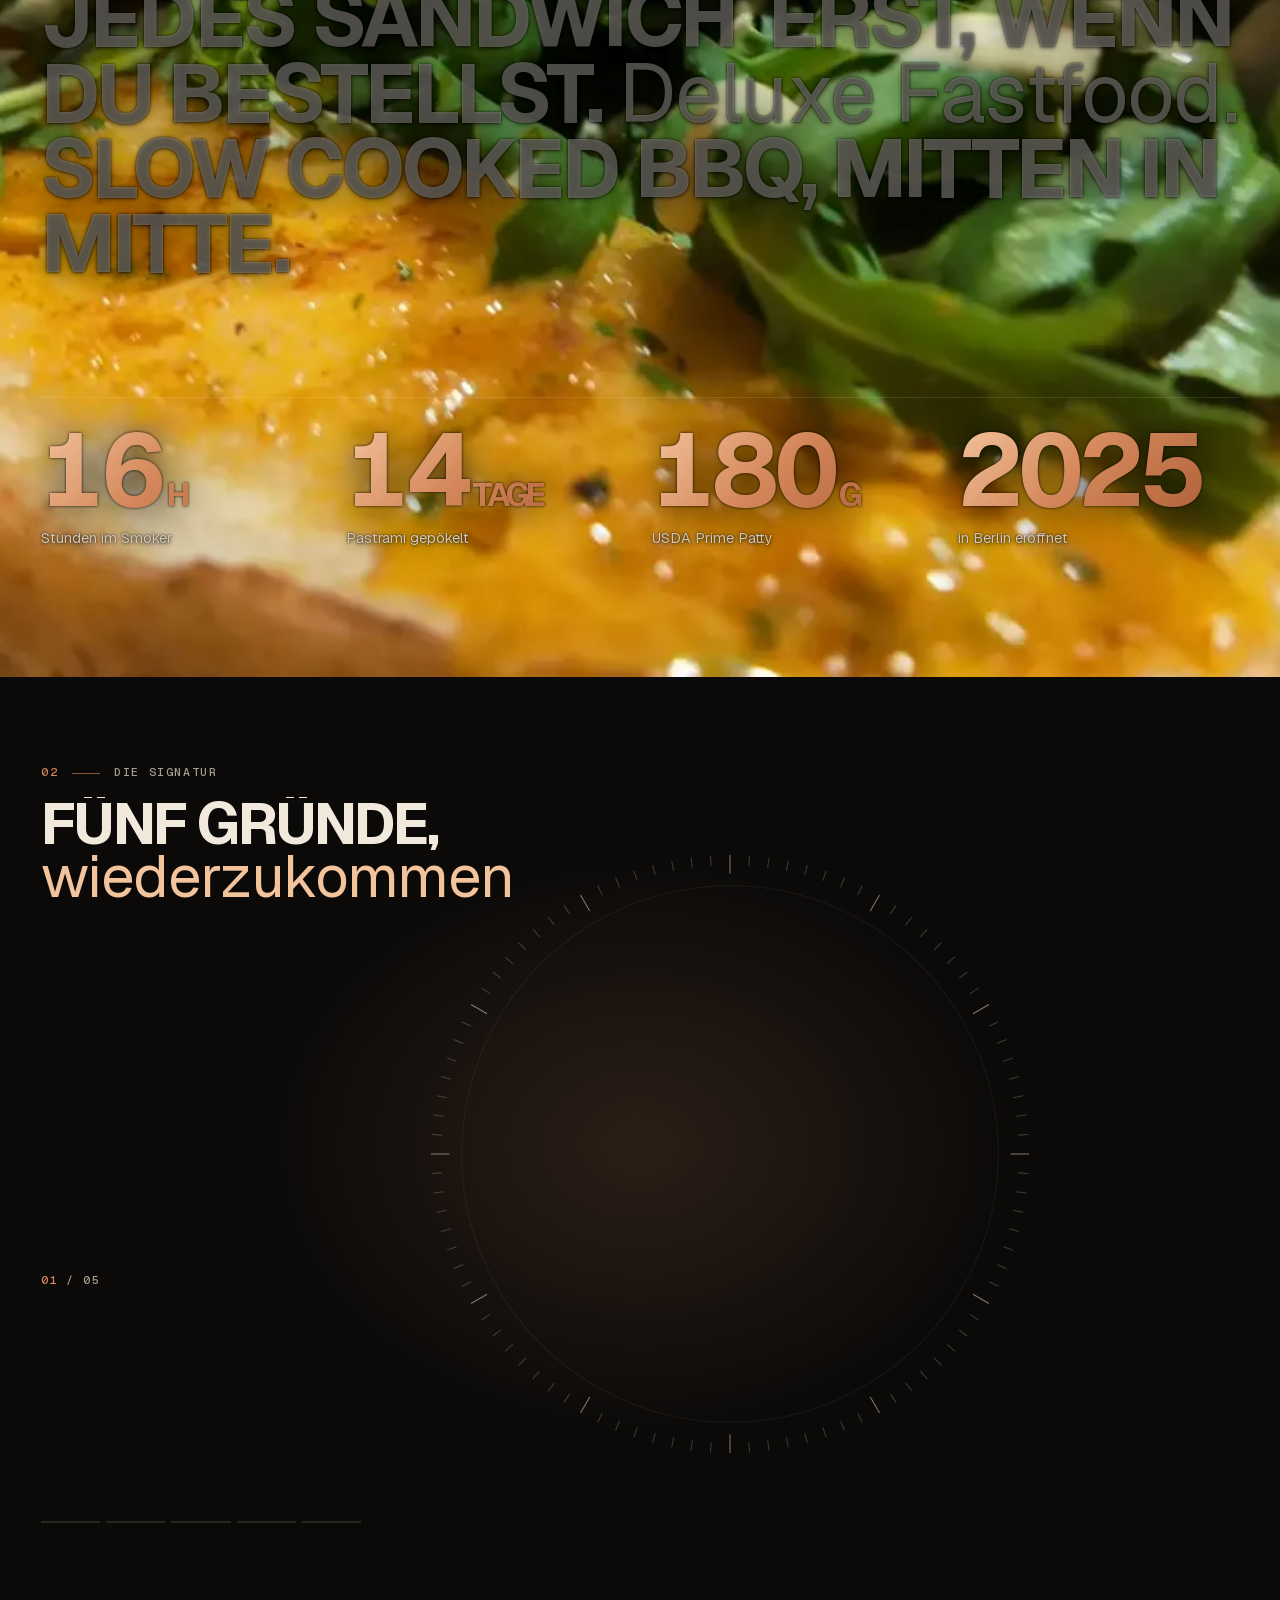
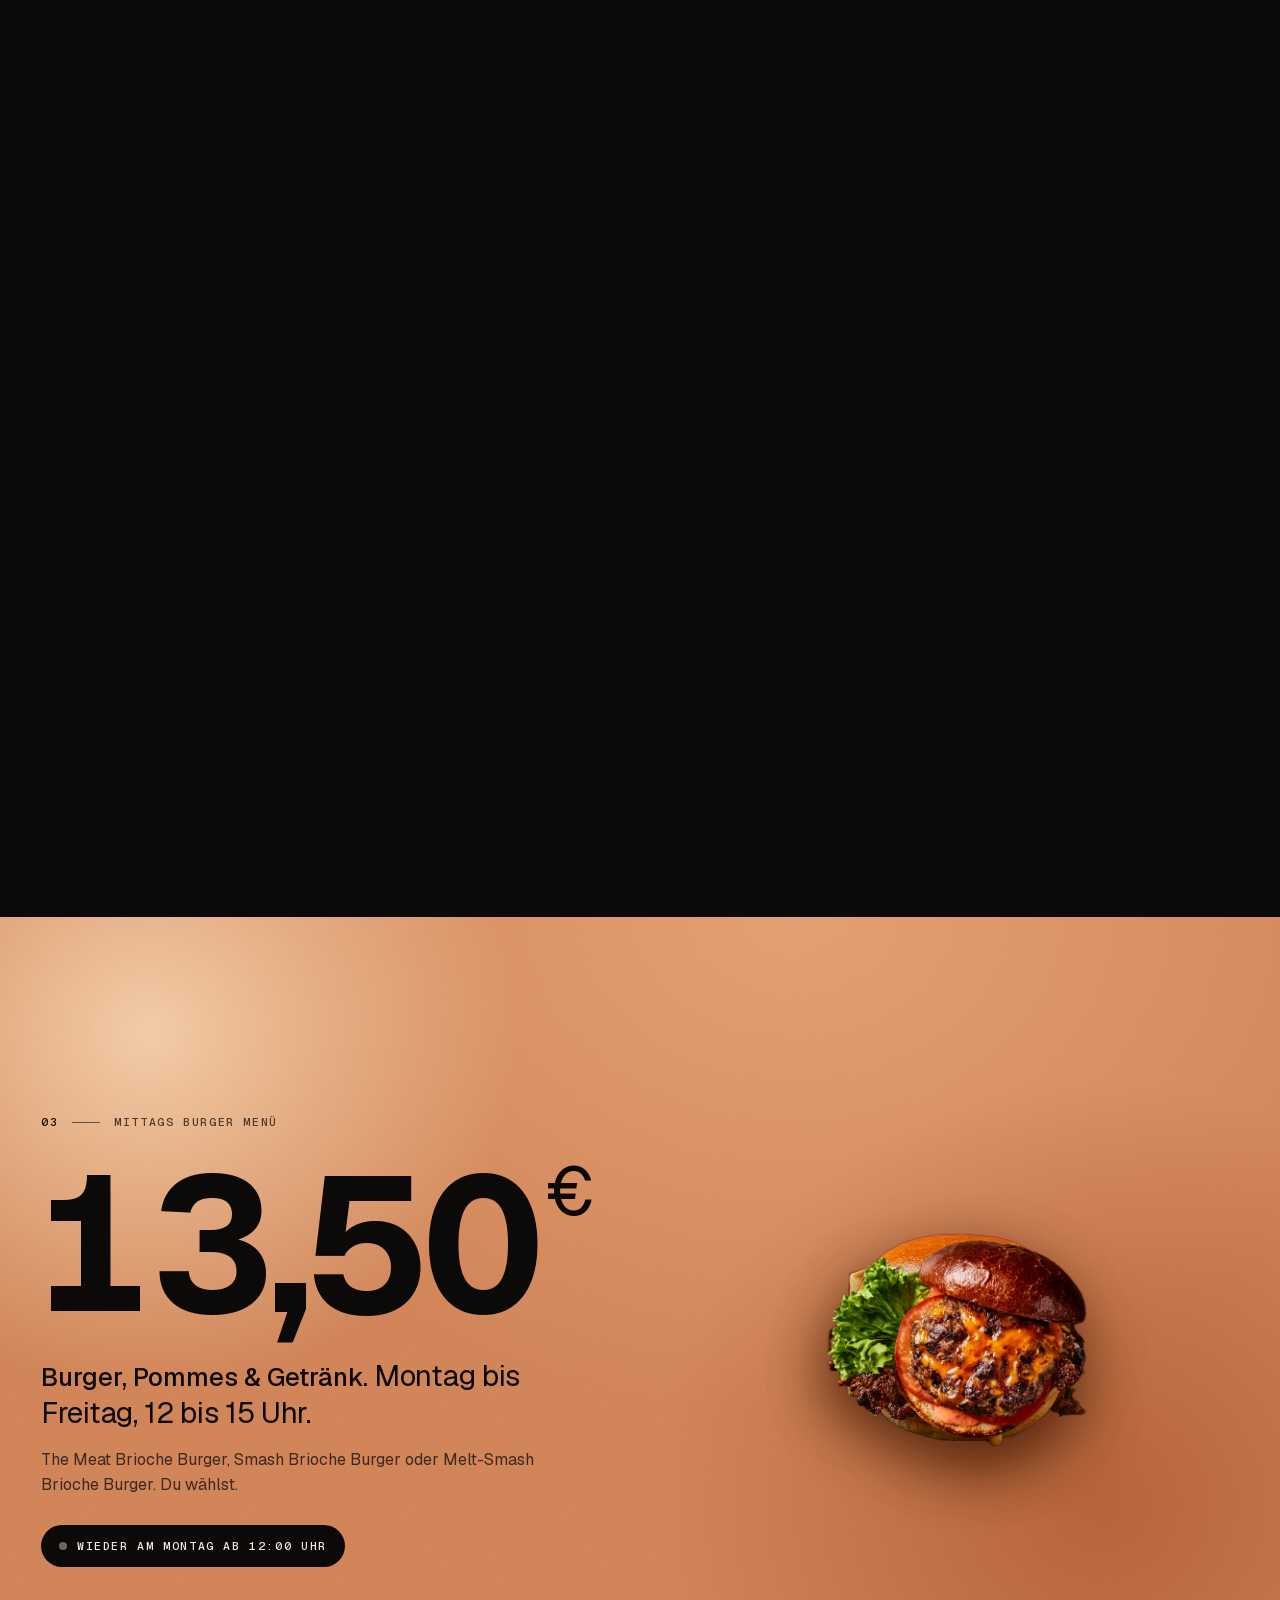
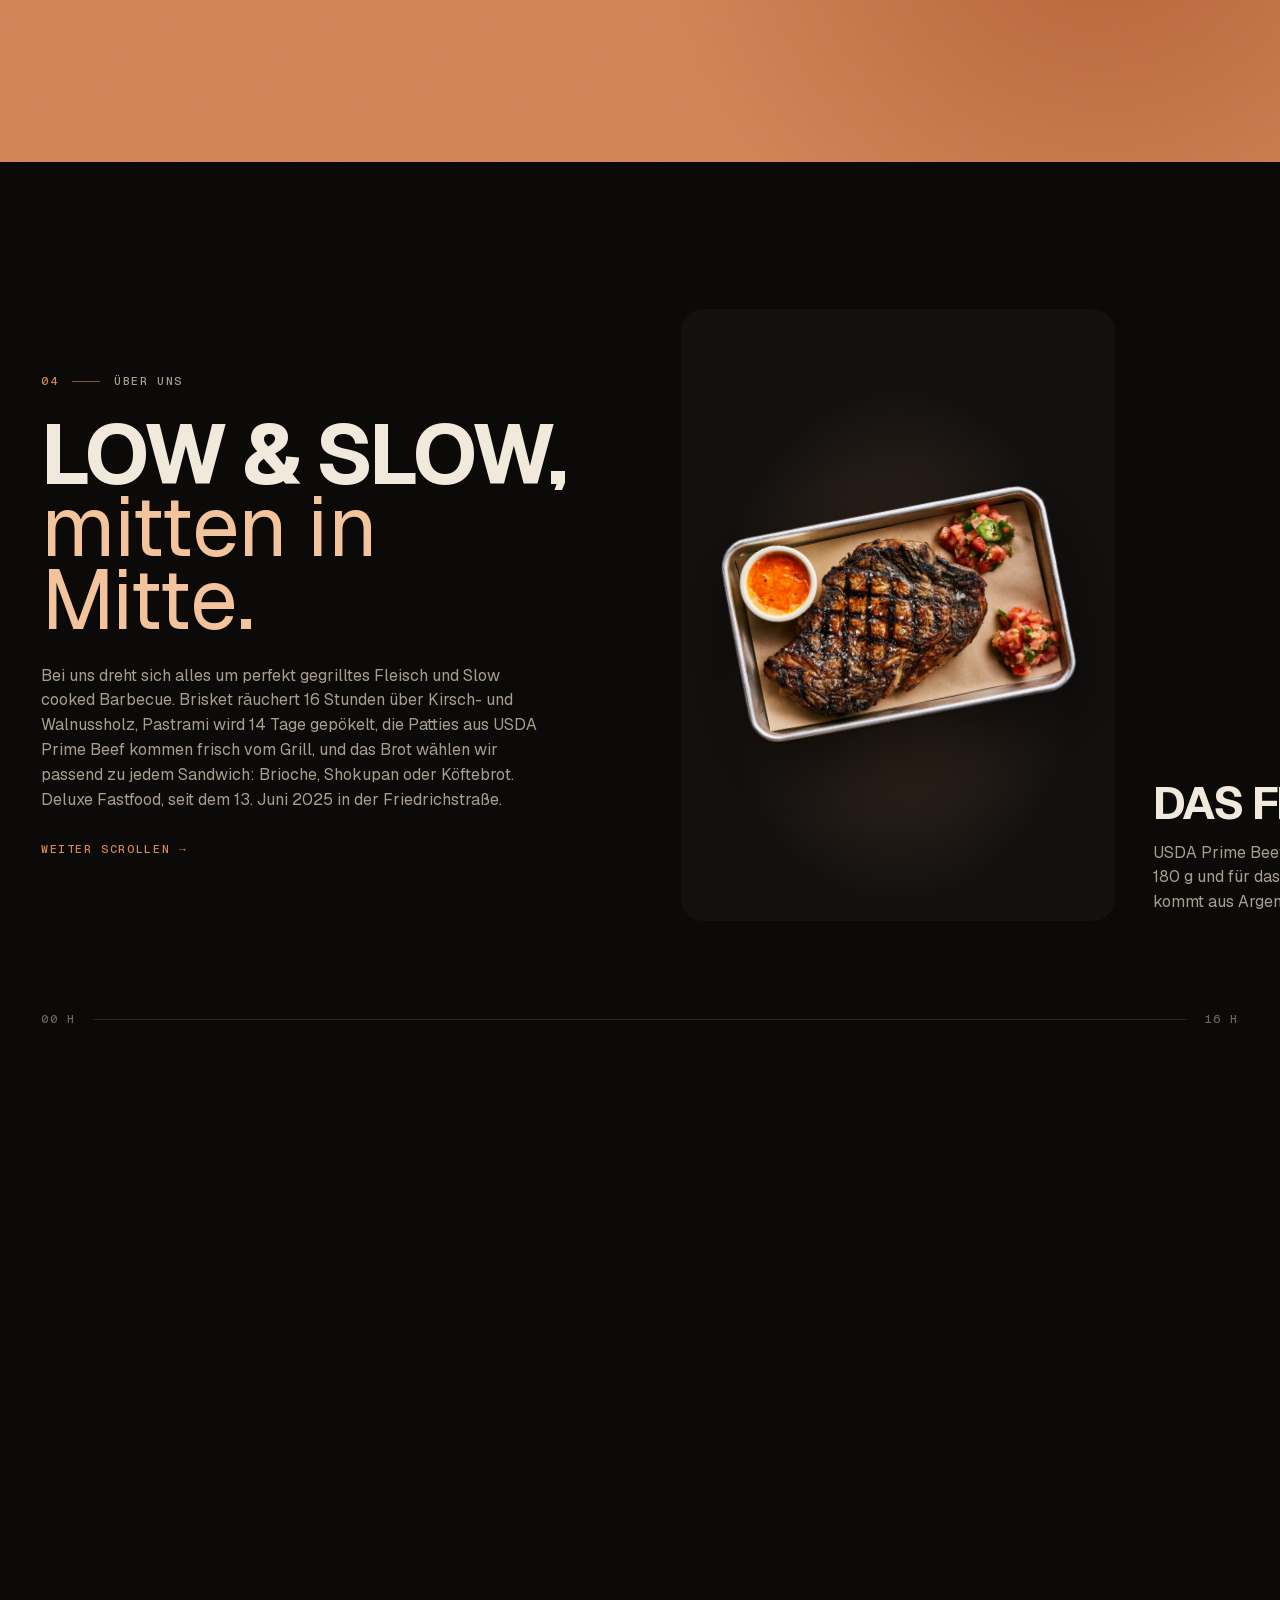
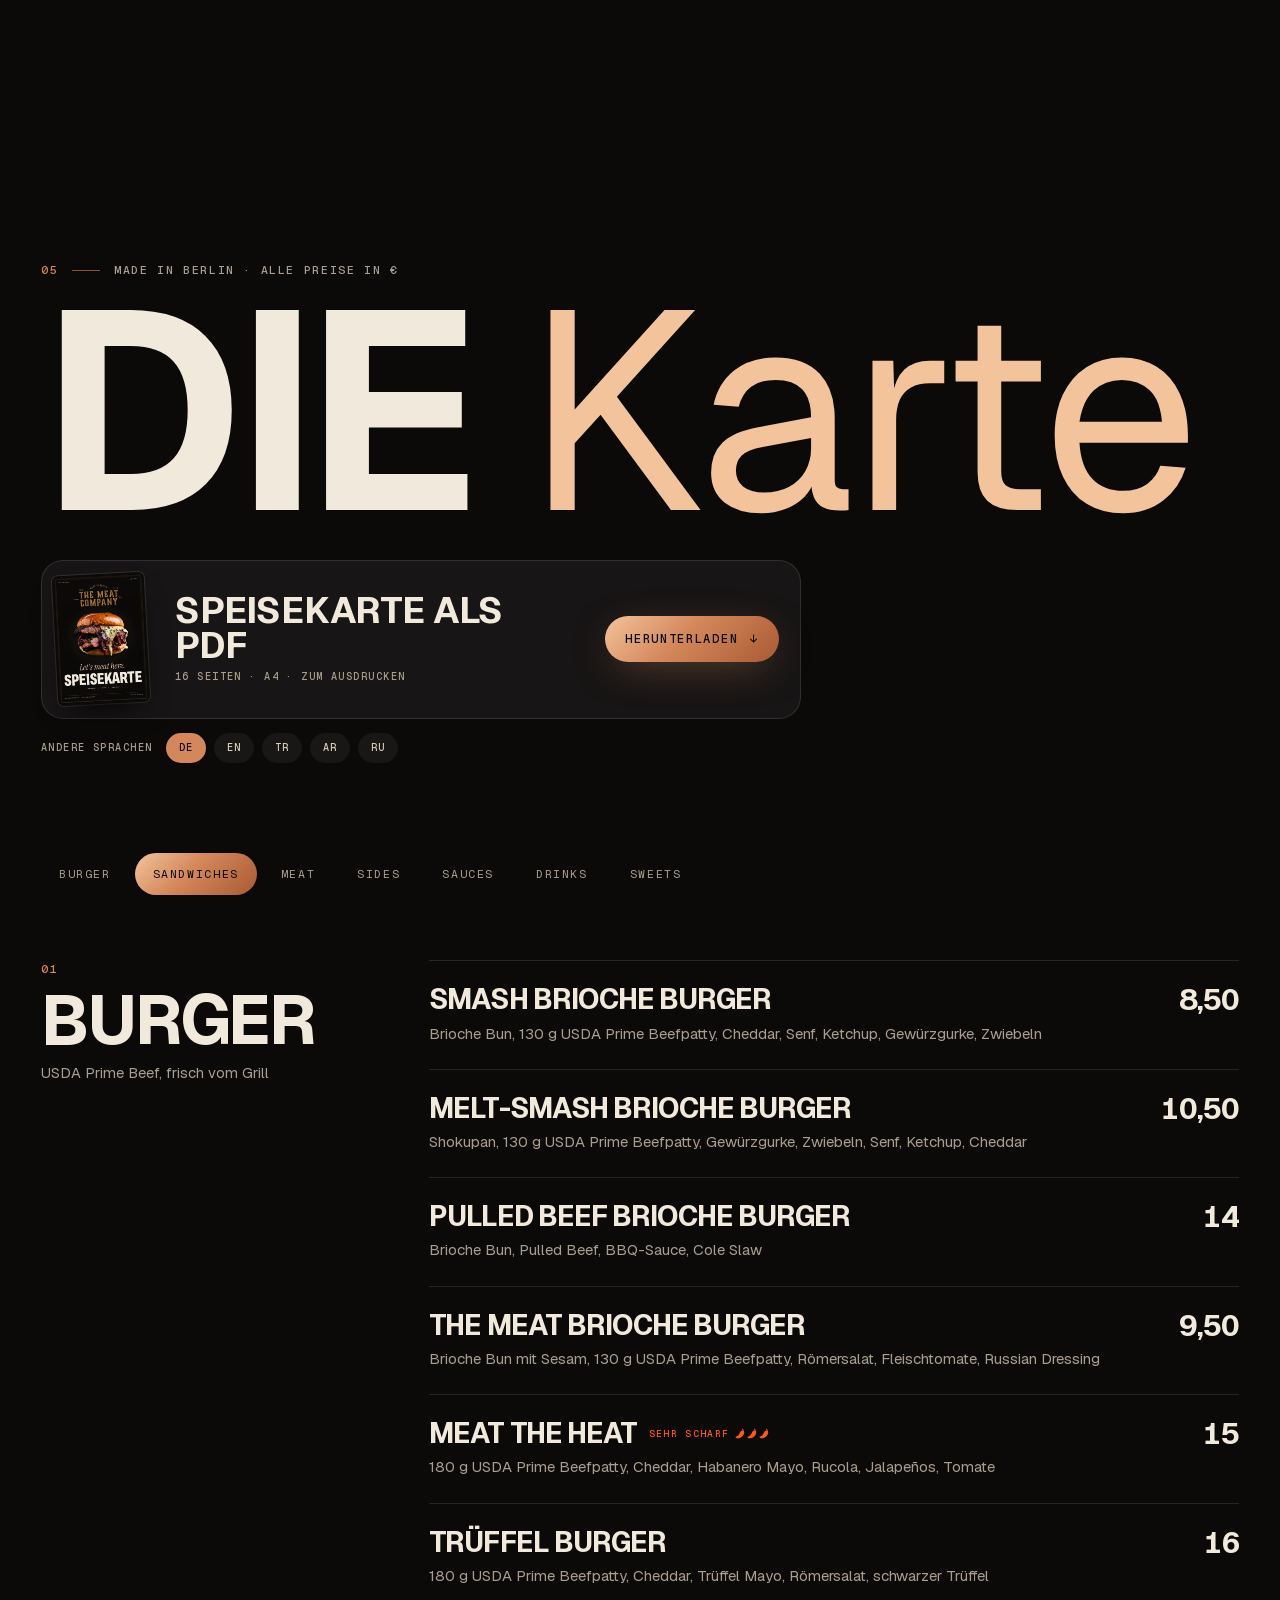
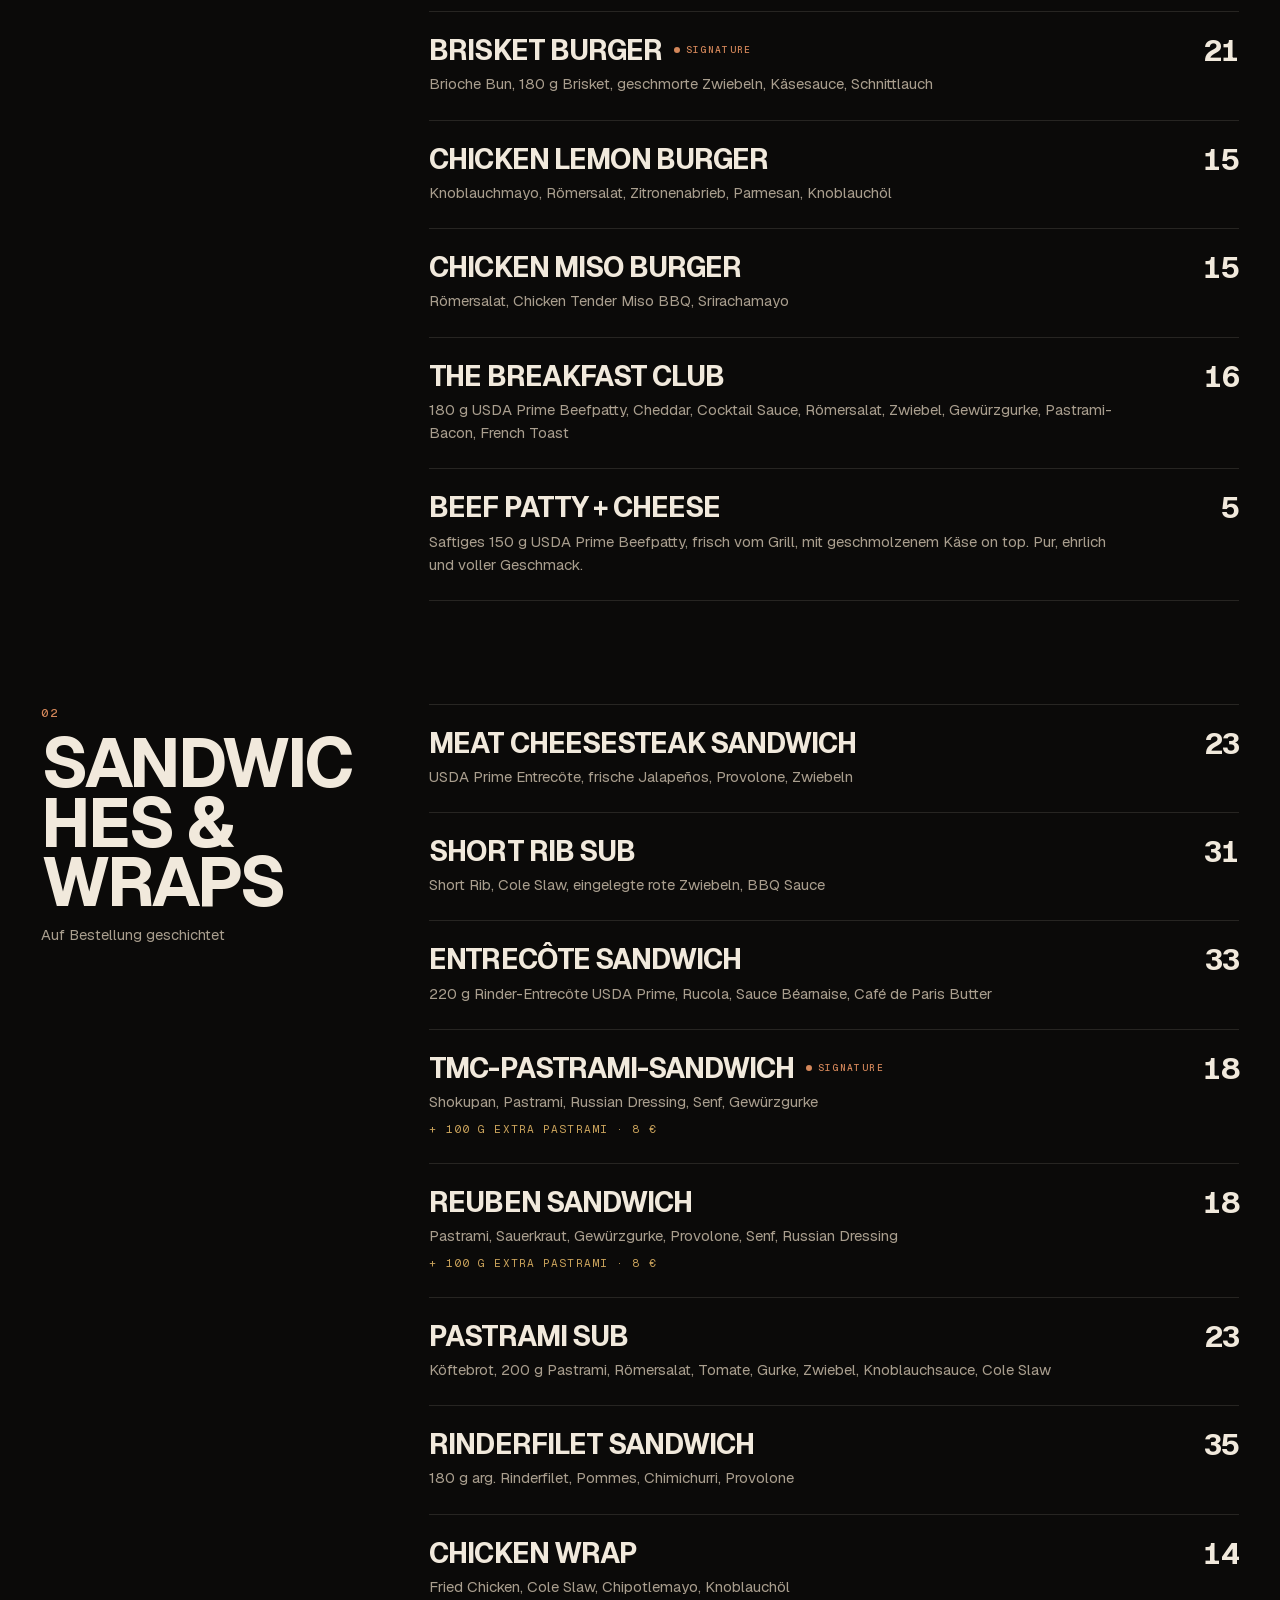
<file: friedrichstrasse.html>
<!doctype html>
<html lang="de">
<head>
<meta charset="utf-8">
<meta name="viewport" content="width=device-width, initial-scale=1, viewport-fit=cover">
<title data-i18n="meta.title">The Meat Company · Smokehouse, Burger & Sandwiches in Berlin-Mitte</title>
<meta name="description" data-i18n-a="content:meta.desc" content="Deluxe Fastfood in Berlin-Mitte: Smoked Brisket, 14 Tage gepökeltes Pastrami, Smash Burger aus USDA Prime Beef und Sandwiches auf Shokupan. Slow cooked BBQ in der Friedrichstraße 63. Täglich ab 12 Uhr.">
<meta name="theme-color" content="#0b0a09">
<link rel="canonical" href="https://themeatcompany.berlin/friedrichstrasse.html">
<meta property="og:type" content="restaurant">
<meta property="og:title" content="The Meat Company · Let's meat here.">
<meta property="og:description" data-i18n-a="content:meta.ogdesc" content="Low & slow geräuchertes Brisket, Pastrami und Burger aus USDA Prime Beef. Friedrichstraße 63, Berlin-Mitte.">
<meta property="og:image" content="https://themeatcompany.berlin/assets/img/og.jpg">
<meta property="og:locale" content="de_DE">
<meta name="twitter:card" content="summary_large_image">
<link rel="icon" type="image/png" href="assets/img/favicon.png">
<link rel="apple-touch-icon" href="assets/img/apple-touch-icon.png">
<link rel="stylesheet" href="css/fonts.css?v=20261118">
<link rel="preload" as="image" href="assets/img/cut/brisketburger.webp" fetchpriority="high">
<link rel="stylesheet" href="css/style.css?v=20261118b">
<link rel="alternate" hreflang="de" href="https://themeatcompany.berlin/friedrichstrasse.html">
<link rel="alternate" hreflang="en" href="https://themeatcompany.berlin/friedrichstrasse.html?lang=en">
<link rel="alternate" hreflang="tr" href="https://themeatcompany.berlin/friedrichstrasse.html?lang=tr">
<link rel="alternate" hreflang="ar" href="https://themeatcompany.berlin/friedrichstrasse.html?lang=ar">
<link rel="alternate" hreflang="ru" href="https://themeatcompany.berlin/friedrichstrasse.html?lang=ru">
<link rel="alternate" hreflang="x-default" href="https://themeatcompany.berlin/friedrichstrasse.html">
<script>
  (function (d) {
    d.classList.add("js");
    if (!window.matchMedia("(prefers-reduced-motion: reduce)").matches) d.classList.add("has-motion");
    /* Sprache: ?lang= vor gespeicherter Wahl, sonst Deutsch. Arabisch läuft von rechts nach links. */
    var L = ["de", "en", "tr", "ar", "ru"], q = (location.search.match(/[?&]lang=([a-z]{2})/) || [])[1], s = null;
    try { s = localStorage.getItem("tmc-lang"); if (L.indexOf(q) > -1) localStorage.setItem("tmc-lang", q); } catch (e) {}
    var lang = L.indexOf(q) > -1 ? q : (L.indexOf(s) > -1 ? s : "de");
    d.lang = lang;
    d.dir = lang === "ar" ? "rtl" : "ltr";
    if (lang !== "de") d.classList.add("i18n-wait");
    var extra = { ru: "css/fonts-ru.css", ar: "css/fonts-ar.css" }[lang];
    if (extra) {
      var l = document.createElement("link");
      l.rel = "stylesheet";
      l.href = extra + "?v=20261109";
      document.head.appendChild(l);
    }
    setTimeout(function () { if (!window.__tmcReady) { d.classList.remove("has-motion", "i18n-wait"); document.body.classList.remove("is-loading"); } }, 5000);
  })(document.documentElement);
</script>
<!-- LD:START -->
<script type="application/ld+json">{"@context": "https://schema.org", "@type": "Restaurant", "name": "The Meat Company", "url": "https://themeatcompany.berlin/friedrichstrasse.html", "image": "https://themeatcompany.berlin/assets/img/og.jpg", "servesCuisine": ["BBQ", "Burger", "Sandwiches", "American"], "priceRange": "€€", "address": {"@type": "PostalAddress", "streetAddress": "Friedrichstraße 63", "postalCode": "10117", "addressLocality": "Berlin", "addressCountry": "DE"}, "openingHoursSpecification": [{"@type": "OpeningHoursSpecification", "dayOfWeek": ["Monday", "Tuesday", "Wednesday", "Thursday", "Friday", "Saturday", "Sunday"], "opens": "12:00", "closes": "23:59"}], "sameAs": ["https://www.tiktok.com/@themeatcompanyberlin"], "hasMenu": {"@type": "Menu", "name": "Speisekarte", "hasMenuSection": [{"@type": "MenuSection", "name": "Burger", "hasMenuItem": [{"@type": "MenuItem", "name": "Smash Brioche Burger", "description": "Brioche Bun, 130 g USDA Prime Beefpatty, Cheddar, Senf, Ketchup, Gewürzgurke, Zwiebeln", "offers": {"@type": "Offer", "price": "8.5", "priceCurrency": "EUR"}}, {"@type": "MenuItem", "name": "Melt-Smash Brioche Burger", "description": "Shokupan, 130 g USDA Prime Beefpatty, Gewürzgurke, Zwiebeln, Senf, Ketchup, Cheddar", "offers": {"@type": "Offer", "price": "10.5", "priceCurrency": "EUR"}}, {"@type": "MenuItem", "name": "Pulled Beef Brioche Burger", "description": "Brioche Bun, Pulled Beef, BBQ-Sauce, Cole Slaw", "offers": {"@type": "Offer", "price": "14", "priceCurrency": "EUR"}}, {"@type": "MenuItem", "name": "The Meat Brioche Burger", "description": "Brioche Bun mit Sesam, 130 g USDA Prime Beefpatty, Römersalat, Fleischtomate, Russian Dressing", "offers": {"@type": "Offer", "price": "9.5", "priceCurrency": "EUR"}}, {"@type": "MenuItem", "name": "Meat the Heat", "description": "180 g USDA Prime Beefpatty, Cheddar, Habanero Mayo, Rucola, Jalapeños, Tomate", "offers": {"@type": "Offer", "price": "15", "priceCurrency": "EUR"}}, {"@type": "MenuItem", "name": "Trüffel Burger", "description": "180 g USDA Prime Beefpatty, Cheddar, Trüffel Mayo, Römersalat, schwarzer Trüffel", "offers": {"@type": "Offer", "price": "16", "priceCurrency": "EUR"}}, {"@type": "MenuItem", "name": "Brisket Burger", "description": "Brioche Bun, 180 g Brisket, geschmorte Zwiebeln, Käsesauce, Schnittlauch", "offers": {"@type": "Offer", "price": "21", "priceCurrency": "EUR"}}, {"@type": "MenuItem", "name": "Chicken Lemon Burger", "description": "Knoblauchmayo, Römersalat, Zitronenabrieb, Parmesan, Knoblauchöl", "offers": {"@type": "Offer", "price": "15", "priceCurrency": "EUR"}}, {"@type": "MenuItem", "name": "Chicken Miso Burger", "description": "Römersalat, Chicken Tender Miso BBQ, Srirachamayo", "offers": {"@type": "Offer", "price": "15", "priceCurrency": "EUR"}}, {"@type": "MenuItem", "name": "The Breakfast Club", "description": "180 g USDA Prime Beefpatty, Cheddar, Cocktail Sauce, Römersalat, Zwiebel, Gewürzgurke, Pastrami-Bacon, French Toast", "offers": {"@type": "Offer", "price": "16", "priceCurrency": "EUR"}}, {"@type": "MenuItem", "name": "Beef Patty + Cheese", "description": "Saftiges 150 g USDA Prime Beefpatty, frisch vom Grill, mit geschmolzenem Käse on top. Pur, ehrlich und voller Geschmack.", "offers": {"@type": "Offer", "price": "5", "priceCurrency": "EUR"}}]}, {"@type": "MenuSection", "name": "Sandwiches & Wraps", "hasMenuItem": [{"@type": "MenuItem", "name": "Meat Cheesesteak Sandwich", "description": "USDA Prime Entrecôte, frische Jalapeños, Provolone, Zwiebeln", "offers": {"@type": "Offer", "price": "23", "priceCurrency": "EUR"}}, {"@type": "MenuItem", "name": "Short Rib Sub", "description": "Short Rib, Cole Slaw, eingelegte rote Zwiebeln, BBQ Sauce", "offers": {"@type": "Offer", "price": "31", "priceCurrency": "EUR"}}, {"@type": "MenuItem", "name": "Entrecôte Sandwich", "description": "220 g Rinder-Entrecôte USDA Prime, Rucola, Sauce Béarnaise, Café de Paris Butter", "offers": {"@type": "Offer", "price": "33", "priceCurrency": "EUR"}}, {"@type": "MenuItem", "name": "TMC-Pastrami-Sandwich", "description": "Shokupan, Pastrami, Russian Dressing, Senf, Gewürzgurke", "offers": {"@type": "Offer", "price": "18", "priceCurrency": "EUR"}}, {"@type": "MenuItem", "name": "Reuben Sandwich", "description": "Pastrami, Sauerkraut, Gewürzgurke, Provolone, Senf, Russian Dressing", "offers": {"@type": "Offer", "price": "18", "priceCurrency": "EUR"}}, {"@type": "MenuItem", "name": "Pastrami Sub", "description": "Köftebrot, 200 g Pastrami, Römersalat, Tomate, Gurke, Zwiebel, Knoblauchsauce, Cole Slaw", "offers": {"@type": "Offer", "price": "23", "priceCurrency": "EUR"}}, {"@type": "MenuItem", "name": "Rinderfilet Sandwich", "description": "180 g arg. Rinderfilet, Pommes, Chimichurri, Provolone", "offers": {"@type": "Offer", "price": "35", "priceCurrency": "EUR"}}, {"@type": "MenuItem", "name": "Chicken Wrap", "description": "Fried Chicken, Cole Slaw, Chipotlemayo, Knoblauchöl", "offers": {"@type": "Offer", "price": "14", "priceCurrency": "EUR"}}]}, {"@type": "MenuSection", "name": "Meat", "hasMenuItem": [{"@type": "MenuItem", "name": "Pastrami", "description": "Feinstes Rindfleisch, 14 Tage gepökelt und hauchdünn geschnitten. Saftig, würzig und schonend geräuchert.", "offers": {"@type": "Offer", "price": "10", "priceCurrency": "EUR"}}, {"@type": "MenuItem", "name": "Brisket", "description": "Zartes Rinderbruststück, slow cooked und 16 Stunden über Kirsch- und Walnussholz geräuchert.", "offers": {"@type": "Offer", "price": "13", "priceCurrency": "EUR"}}, {"@type": "MenuItem", "name": "Short Rib", "description": "Saftige, butterzarte Rinderrippen, langsam geräuchert, bis das Fleisch mühelos vom Knochen fällt.", "offers": {"@type": "Offer", "price": "28", "priceCurrency": "EUR"}}, {"@type": "MenuItem", "name": "Pulled Beef", "description": "Zart gegartes, saftiges Rindfleisch, stundenlang geräuchert, fein zerzupft und mit aromatischer BBQ-Sauce verfeinert.", "offers": {"@type": "Offer", "price": "14", "priceCurrency": "EUR"}}, {"@type": "MenuItem", "name": "Entrecôte 300 g", "description": "Zartes, saftiges Rib-Eye-Steak in USDA Prime Qualität, perfekt marmoriert und auf den Punkt gegrillt. Ein Fleischgenuss der Extraklasse.", "offers": {"@type": "Offer", "price": "42", "priceCurrency": "EUR"}}, {"@type": "MenuItem", "name": "3 Chicken Tenders", "description": "Hähnchen, Panko, Miso BBQ oder Hähnchen, Panko, Garlic Parmesan · + 2 Dips", "offers": {"@type": "Offer", "price": "17", "priceCurrency": "EUR"}}]}, {"@type": "MenuSection", "name": "Sides", "hasMenuItem": [{"@type": "MenuItem", "name": "Pommes Frites", "description": "Knusprig, gesalzen, immer frisch.", "offers": {"@type": "Offer", "price": "4", "priceCurrency": "EUR"}}, {"@type": "MenuItem", "name": "Süßkartoffelpommes", "description": "Süß, knusprig, leicht gewürzt.", "offers": {"@type": "Offer", "price": "5", "priceCurrency": "EUR"}}, {"@type": "MenuItem", "name": "Pulled Beef Tacos", "description": "Weizentortilla, Pulled Beef, Guacamole, Pico de Gallo, Limetten", "offers": {"@type": "Offer", "price": "15", "priceCurrency": "EUR"}}, {"@type": "MenuItem", "name": "Mac'n Cheese", "description": "Cremig, käsig, hausgemacht.", "offers": {"@type": "Offer", "price": "7", "priceCurrency": "EUR"}}, {"@type": "MenuItem", "name": "Mash & Truffle", "description": "Kartoffelpüree, Trüffelcreme, Butter", "offers": {"@type": "Offer", "price": "9", "priceCurrency": "EUR"}}, {"@type": "MenuItem", "name": "Mash & Parmesan", "description": "Kartoffelpüree, Parmesan, Butter", "offers": {"@type": "Offer", "price": "8", "priceCurrency": "EUR"}}, {"@type": "MenuItem", "name": "Mash & Gravy", "description": "Kartoffelpüree, Bratensauce", "offers": {"@type": "Offer", "price": "7", "priceCurrency": "EUR"}}, {"@type": "MenuItem", "name": "Miso Gurken", "description": "Gurken in Miso-Marinade und Sesam", "offers": {"@type": "Offer", "price": "6", "priceCurrency": "EUR"}}, {"@type": "MenuItem", "name": "Cole Slaw", "description": "Rotkraut, Weißkohl, Vinaigrette", "offers": {"@type": "Offer", "price": "5", "priceCurrency": "EUR"}}, {"@type": "MenuItem", "name": "Caesar Salad", "description": "Römersalat, Tomaten, Croutons, Caesar Dressing", "offers": {"@type": "Offer", "price": "8.5", "priceCurrency": "EUR"}}, {"@type": "MenuItem", "name": "Texas Chili", "description": "Geschmorte Rinderbrust, Zwiebeln, Knoblauch, Jalapeños, Habanero, geröstetes Sauerteigbrot", "offers": {"@type": "Offer", "price": "6", "priceCurrency": "EUR"}}, {"@type": "MenuItem", "name": "Mexican Corn", "description": "Grilled Corn, Chipotle Mayo, Jalapeños, Provolone", "offers": {"@type": "Offer", "price": "6", "priceCurrency": "EUR"}}]}, {"@type": "MenuSection", "name": "Sauces", "hasMenuItem": [{"@type": "MenuItem", "name": "Ketchup, Mayo, Senf", "offers": {"@type": "Offer", "price": "0.5", "priceCurrency": "EUR"}}, {"@type": "MenuItem", "name": "Café de Paris Butter", "description": "Besonders cremig & feiner Geschmack", "offers": {"@type": "Offer", "price": "2", "priceCurrency": "EUR"}}, {"@type": "MenuItem", "name": "Knoblauchsauce", "description": "Deine extra Portion Knobi", "offers": {"@type": "Offer", "price": "2", "priceCurrency": "EUR"}}, {"@type": "MenuItem", "name": "Käsesauce", "description": "Nur für richtige Cheese Lover", "offers": {"@type": "Offer", "price": "3.5", "priceCurrency": "EUR"}}, {"@type": "MenuItem", "name": "Habanero Cheesesauce", "description": "Feurig und ordentlich cheesy", "offers": {"@type": "Offer", "price": "4", "priceCurrency": "EUR"}}, {"@type": "MenuItem", "name": "BBQ Sauce", "description": "Hausgemacht, mit einer feinen Fruchtnote", "offers": {"@type": "Offer", "price": "2", "priceCurrency": "EUR"}}, {"@type": "MenuItem", "name": "Habaneromayo", "description": "Für alle, die es richtig scharf mögen", "offers": {"@type": "Offer", "price": "2", "priceCurrency": "EUR"}}, {"@type": "MenuItem", "name": "Trüffelmayo", "description": "Mayo mit einer feinen Trüffelnote", "offers": {"@type": "Offer", "price": "3", "priceCurrency": "EUR"}}, {"@type": "MenuItem", "name": "Srirachamayo", "description": "Hol dir einen leichten Schärfekick", "offers": {"@type": "Offer", "price": "2", "priceCurrency": "EUR"}}, {"@type": "MenuItem", "name": "Chipotle Mayo", "description": "Wie in den Staaten", "offers": {"@type": "Offer", "price": "2", "priceCurrency": "EUR"}}, {"@type": "MenuItem", "name": "Extra Cheddar", "offers": {"@type": "Offer", "price": "1.5", "priceCurrency": "EUR"}}]}, {"@type": "MenuSection", "name": "Drinks", "hasMenuItem": [{"@type": "MenuItem", "name": "Cola, Fanta, Sprite, Mezzo", "offers": {"@type": "Offer", "price": "4", "priceCurrency": "EUR"}}, {"@type": "MenuItem", "name": "Wasser", "description": "Vio & Apollinaris", "offers": {"@type": "Offer", "price": "3.5", "priceCurrency": "EUR"}}, {"@type": "MenuItem", "name": "Heimat Schorle", "description": "Apfelschorle, Orange-Maracujaschorle, Rhabarberschorle", "offers": {"@type": "Offer", "price": "4", "priceCurrency": "EUR"}}, {"@type": "MenuItem", "name": "Youniq Limo", "description": "Yuzu, Salted Lychee, Matcha Limette", "offers": {"@type": "Offer", "price": "4.5", "priceCurrency": "EUR"}}, {"@type": "MenuItem", "name": "Elephant Bay Ice Tea", "offers": {"@type": "Offer", "price": "4.5", "priceCurrency": "EUR"}}, {"@type": "MenuItem", "name": "Almdudler", "description": "Classic, Zero", "offers": {"@type": "Offer", "price": "4", "priceCurrency": "EUR"}}]}, {"@type": "MenuSection", "name": "Sweets", "hasMenuItem": [{"@type": "MenuItem", "name": "Cup Cheesecake", "description": "Daily Specials. Frag unser Team nach der Sorte des Tages.", "offers": {"@type": "Offer", "price": "7", "priceCurrency": "EUR"}}]}]}}</script>
<!-- LD:END -->
</head>
<body class="is-loading">
<a class="skip" href="#karte" data-i18n="a11y.skip">Direkt zur Speisekarte</a>

<!-- Preloader -->
<div class="loader" aria-hidden="true">
  <div class="loader-inner">
    <div class="loader-mark">
      <img width="1200" height="486" class="loader-mark-base" src="assets/img/wordmark.webp" alt="">
      <img width="1200" height="486" class="loader-mark-fill" src="assets/img/wordmark.webp" alt="">
    </div>
    <div class="loader-meta mono"><span data-i18n="loader.text">Smoker heizt vor</span><span class="loader-num">00</span></div>
    <div class="loader-bar"><span></span></div>
  </div>
  <div class="loader-panel loader-panel--a"></div>
  <div class="loader-panel loader-panel--b"></div>
</div>

<!-- Cursor -->
<div class="cursor" aria-hidden="true"><span class="cursor-ring"></span><span class="cursor-dot"></span><span class="cursor-label"></span></div>

<!-- Header -->
<header class="nav" id="nav">
  <a class="nav-logo" href="#top" aria-label="The Meat Company, zum Seitenanfang" data-i18n-a="aria-label:a11y.home">
    <img width="1200" height="486" src="assets/img/wordmark.webp" alt="The Meat Company">
  </a>
  <nav class="nav-links" aria-label="Hauptnavigation" data-i18n-a="aria-label:a11y.mainnav">
    <a href="#signature" data-i18n="nav.signature">Signature</a>
    <a href="#karte" data-i18n="nav.menu">Karte</a>
    <a href="#mittag" data-i18n="nav.lunch">Mittag</a>
    <a href="#story" data-i18n="nav.story">Story</a>
    <a href="#galerie" data-i18n="nav.gallery">Galerie</a>
    <a href="#besuch" data-i18n="nav.visit">Besuch</a>
    <a class="nav-soon" href="#charlottenburg"><span class="soon-dot" aria-hidden="true"></span><span data-i18n="nav.soon">Coming Soon</span></a>
  </nav>
  <div class="nav-right">
    <p class="status mono" data-status><span class="status-dot"></span><span class="status-text">Öffnungszeiten</span></p>
    <div class="lang">
      <button class="lang-toggle mono" aria-expanded="false" aria-controls="langMenu" aria-label="Sprache wählen" data-i18n-a="aria-label:lang.label">
        <svg viewBox="0 0 24 24" aria-hidden="true"><circle cx="12" cy="12" r="9"/><path d="M3 12h18M12 3c2.6 2.6 3.9 5.6 3.9 9s-1.3 6.4-3.9 9M12 3c-2.6 2.6-3.9 5.6-3.9 9s1.3 6.4 3.9 9"/></svg>
        <span data-lang-current>DE</span>
      </button>
      <div class="lang-menu" id="langMenu">
        <a data-lang="de" lang="de" href="?lang=de">Deutsch<span>DE</span></a>
        <a data-lang="en" lang="en" href="?lang=en">English<span>EN</span></a>
        <a data-lang="tr" lang="tr" href="?lang=tr">Türkçe<span>TR</span></a>
        <a data-lang="ar" lang="ar" href="?lang=ar">العربية<span>AR</span></a>
        <a data-lang="ru" lang="ru" href="?lang=ru">Русский<span>RU</span></a>
      </div>
    </div>
    <div class="order">
      <button class="btn btn--copper btn--sm order-toggle" aria-expanded="false" aria-controls="orderMenu" data-magnetic data-cursor="Bestellen" data-i18n-a="data-cursor:nav.order">
        <span class="btn-label" data-i18n="nav.order">Bestellen</span>
      </button>
      <div class="order-menu" id="orderMenu" role="menu">
        <a role="menuitem" href="https://wolt.com/en/deu/berlin/restaurant/the-meat-company-ber" target="_blank" rel="noopener">Wolt <span>↗</span></a>
        <a role="menuitem" href="https://www.ubereats.com/de-en/store/the-meat-companys/bbltFes5UFKcEIkeWC5Nww" target="_blank" rel="noopener">Uber Eats <span>↗</span></a>
        <a role="menuitem" href="https://www.lieferando.de/speisekarte/the-meat-company-mitte" target="_blank" rel="noopener">Lieferando <span>↗</span></a>
      </div>
    </div>
    <button class="burger" aria-label="Menü öffnen" data-i18n-a="aria-label:js.menuOpen" aria-expanded="false" aria-controls="mobileMenu"><span></span><span></span></button>
  </div>
</header>

<!-- Mobile Menü -->
<div class="mmenu" id="mobileMenu" aria-hidden="true">
  <nav class="mmenu-links" aria-label="Mobile Navigation" data-i18n-a="aria-label:a11y.mobilenav">
    <a href="#signature"><span class="mono">01</span><span data-i18n="nav.signature">Signature</span></a>
    <a href="#karte"><span class="mono">02</span><span data-i18n="nav.menu">Karte</span></a>
    <a href="#mittag"><span class="mono">03</span><span data-i18n="nav.lunch">Mittag</span></a>
    <a href="#story"><span class="mono">04</span><span data-i18n="nav.story">Story</span></a>
    <a href="#galerie"><span class="mono">05</span><span data-i18n="nav.gallery">Galerie</span></a>
    <a href="#besuch"><span class="mono">06</span><span data-i18n="nav.visit">Besuch</span></a>
    <a class="mmenu-soon" href="#charlottenburg"><span class="mono">07</span><span data-i18n="nav.soon">Coming Soon</span><span class="soon-dot" aria-hidden="true"></span></a>
  </nav>
  <div class="mmenu-foot">
    <a class="btn btn--copper" href="https://wolt.com/en/deu/berlin/restaurant/the-meat-company-ber" target="_blank" rel="noopener">Wolt ↗</a>
    <a class="btn btn--ghost" href="https://www.ubereats.com/de-en/store/the-meat-companys/bbltFes5UFKcEIkeWC5Nww" target="_blank" rel="noopener">Uber Eats ↗</a>
    <a class="btn btn--ghost" href="https://www.lieferando.de/speisekarte/the-meat-company-mitte" target="_blank" rel="noopener">Lieferando ↗</a>
    <div class="mmenu-lang" dir="ltr" role="group" aria-label="Sprache wählen" data-i18n-a="aria-label:lang.label">
      <a data-lang="de" lang="de" href="?lang=de">DE</a><a data-lang="en" lang="en" href="?lang=en">EN</a><a data-lang="tr" lang="tr" href="?lang=tr">TR</a><a data-lang="ar" lang="ar" href="?lang=ar">AR</a><a data-lang="ru" lang="ru" href="?lang=ru">RU</a>
    </div>
    <p class="mono" lang="de">Friedrichstraße 63 · 10117 Berlin</p>
  </div>
</div>

<main id="main">

<!-- HERO -->
<section class="hero" id="top" aria-label="Willkommen" data-i18n-a="aria-label:a11y.hero">
  <canvas class="hero-smoke" aria-hidden="true"></canvas>
  <canvas class="hero-embers" aria-hidden="true"></canvas>
  <div class="hero-inner">
    <p class="hero-eyebrow mono"><span data-i18n="hero.e1">Smokehouse</span><span data-i18n="hero.e2">Burger</span><span data-i18n="hero.e3">Sandwiches</span></p>
    <h1 class="hero-title" dir="ltr" aria-label="Let's meat here.">
      <span class="ht ht-lets" aria-hidden="true">Let's</span>
      <span class="ht ht-meat" aria-hidden="true"><span class="ht-char">M</span><span class="ht-char">e</span><span class="ht-char">a</span><span class="ht-char">t</span></span>
      <span class="ht ht-here" aria-hidden="true">here.</span>
    </h1>
    <figure class="hero-dish">
      <div class="hero-dish-glow" aria-hidden="true"></div>
      <img width="1072" height="881" src="assets/img/cut/brisketburger.webp" alt="Brisket Burger mit geschmorten Zwiebeln, Käsesauce und Schnittlauch" data-i18n-a="alt:img.hero" fetchpriority="high">
      <figcaption class="hero-tag mono" dir="ltr" lang="en"><span>Brisket Burger</span><span>21 €</span></figcaption>
    </figure>
    <div class="hero-foot">
      <div class="hero-copy">
        <p class="hero-lede" data-i18n="hero.lede">Smoked Brisket, 14 Tage gepökeltes Pastrami, Smash Burger auf Brioche und Sandwiches auf japanischem Shokupan. Slow cooked BBQ, frisch vom Grill. Deluxe Fastfood mitten in Berlin-Mitte.</p>
        <div class="hero-ctas">
          <a class="btn btn--copper" href="#karte" data-magnetic><span class="btn-label" data-i18n="hero.cta1">Speisekarte</span><span class="btn-arrow" aria-hidden="true">↓</span></a>
          <a class="btn btn--ghost" href="https://wolt.com/en/deu/berlin/restaurant/the-meat-company-ber" target="_blank" rel="noopener" data-magnetic><span class="btn-label" data-i18n="hero.cta2">Liefern lassen</span><span class="btn-arrow" aria-hidden="true">↗</span></a>
        </div>
      </div>
      <dl class="hero-meta mono">
        <div><dt data-i18n="hero.addr">Adresse</dt><dd lang="de">Friedrichstraße 63<br>10117 Berlin-Mitte</dd></div>
        <div><dt data-i18n="hero.open">Geöffnet</dt><dd data-i18n="hero.daily">Täglich ab 12:00</dd></div>
        <div><dt data-i18n="hero.since">Seit</dt><dd>13.06.2025</dd></div>
      </dl>
    </div>
    <div class="hero-scroll mono" aria-hidden="true"><span data-i18n="hero.scroll">Scroll</span><i></i></div>
  </div>
</section>

<!-- TICKER -->
<div class="ticker" dir="ltr" lang="en" aria-hidden="true">
  <div class="ticker-track">
    <div class="ticker-row">
      <span>Smoked</span><img width="520" height="339" src="assets/img/cut/sm/pastrami.webp" alt=""><em>low &amp; slow</em><span>Grilled</span><img width="520" height="429" src="assets/img/cut/sm/smash.webp" alt=""><span>Stacked</span><img width="520" height="370" src="assets/img/cut/sm/reuben.webp" alt=""><em>made in Berlin</em><span>USDA Prime Beef</span><img width="520" height="328" src="assets/img/cut/sm/brisketmeat.webp" alt="">
    </div>
    <div class="ticker-row">
      <span>Smoked</span><img width="520" height="339" src="assets/img/cut/sm/pastrami.webp" alt=""><em>low &amp; slow</em><span>Grilled</span><img width="520" height="429" src="assets/img/cut/sm/smash.webp" alt=""><span>Stacked</span><img width="520" height="370" src="assets/img/cut/sm/reuben.webp" alt=""><em>made in Berlin</em><span>USDA Prime Beef</span><img width="520" height="328" src="assets/img/cut/sm/brisketmeat.webp" alt="">
    </div>
  </div>
</div>

<!-- MANIFEST -->
<section class="manifest" id="story" aria-labelledby="manifestTitle">
  <div class="manifest-bg" aria-hidden="true">
    <video class="manifest-video" muted loop playsinline disablepictureinpicture preload="none" poster="assets/video/mood-poster.webp" data-src="assets/video/mood.mp4" data-src-sm="assets/video/mood-sm.mp4"></video>
  </div>
  <div class="wrap">
    <p class="eyebrow mono"><span class="eyebrow-no">01</span><span data-i18n="story.eyebrow">Die Haltung</span></p>
    <h2 class="manifest-text" id="manifestTitle" data-i18n="story.text">
      Wir räuchern Brisket <span class="pill"><img width="520" height="328" src="assets/img/cut/sm/brisketmeat.webp" alt=""></span> 16 Stunden, pökeln Pastrami <span class="pill"><img width="520" height="339" src="assets/img/cut/sm/pastrami.webp" alt=""></span> 14 Tage lang und schichten jedes Sandwich <span class="pill"><img width="520" height="366" src="assets/img/cut/sm/tmcpastrami.webp" alt=""></span> erst, wenn du bestellst. <em>Deluxe Fastfood.</em> Slow cooked BBQ, mitten in Mitte.
    </h2>
    <div class="stats">
      <div class="stat"><p class="stat-num"><span data-count="16">16</span><small>h</small></p><p class="stat-label" data-i18n="story.s1">Stunden im Smoker</p></div>
      <div class="stat"><p class="stat-num"><span data-count="14">14</span><small data-i18n="story.days">Tage</small></p><p class="stat-label" data-i18n="story.s5">Pastrami gepökelt</p></div>
      <div class="stat"><p class="stat-num"><span data-count="180">180</span><small>g</small></p><p class="stat-label" data-i18n="story.s2">USDA Prime Patty</p></div>
      <div class="stat"><p class="stat-num"><span data-count="2025">2025</span></p><p class="stat-label" data-i18n="story.s4">in Berlin eröffnet</p></div>
    </div>
  </div>
</section>

<!-- SIGNATURE -->
<section class="sig" id="signature" aria-labelledby="sigTitle">
  <div class="sig-pin">
    <div class="sig-bgwords" dir="ltr" lang="en" aria-hidden="true">
      <span>Pastrami</span><span>Heat</span><span>Filet</span><span>Trüffel</span><span>Short Rib</span>
    </div>
    <header class="sig-head">
      <p class="eyebrow mono"><span class="eyebrow-no">02</span><span data-i18n="sig.eyebrow">Die Signatur</span></p>
      <h2 class="sig-title" id="sigTitle" data-i18n="sig.title">Fünf Gründe, <em>wiederzukommen.</em></h2>
    </header>

    <div class="sig-stage" dir="ltr">
      <svg class="sig-dial" viewBox="0 0 600 600" aria-hidden="true">
        <defs>
          <linearGradient id="copperGrad" x1="0" y1="0" x2="1" y2="1">
            <stop offset="0" stop-color="#f3c39c"/><stop offset=".5" stop-color="#d4875a"/><stop offset="1" stop-color="#8f4b2a"/>
          </linearGradient>
        </defs>
        <g class="sig-ticks"></g>
        <circle class="sig-ring-bg" cx="300" cy="300" r="262"/>
        <circle class="sig-ring" cx="300" cy="300" r="262"/>
      </svg>

      <div class="sig-dish" data-i="0">
        <img width="1177" height="829" src="assets/img/cut/tmcpastrami.webp" alt="TMC Pastrami Sandwich" loading="lazy">
        <ul class="co-list">
          <li class="co co--l" style="--x:30%;--y:18%"><span class="co-dot"></span><span class="co-line"></span><span class="co-label" data-i18n="co.shokupan">Shokupan</span></li>
          <li class="co co--r" style="--x:85%;--y:50%"><span class="co-dot"></span><span class="co-line"></span><span class="co-label" data-i18n="co.pastrami">Pastrami, 14 Tage gepökelt</span></li>
          <li class="co co--l" style="--x:15%;--y:37%"><span class="co-dot"></span><span class="co-line"></span><span class="co-label" data-i18n="co.senf">Senf</span></li>
          <li class="co co--r" style="--x:56%;--y:84%"><span class="co-dot"></span><span class="co-line"></span><span class="co-label" data-i18n="co.russian">Russian Dressing</span></li>
        </ul>
      </div>
      <div class="sig-dish" data-i="1">
        <img width="1215" height="894" src="assets/img/cut/meattheheat.webp" alt="Meat the Heat Burger" loading="lazy">
        <ul class="co-list">
          <li class="co co--l" style="--x:36%;--y:50%"><span class="co-dot"></span><span class="co-line"></span><span class="co-label" data-i18n="co.jalapenos">Jalapeños</span></li>
          <li class="co co--r" style="--x:70%;--y:55%"><span class="co-dot"></span><span class="co-line"></span><span class="co-label" data-i18n="co.cheddar">Cheddar</span></li>
          <li class="co co--l" style="--x:30%;--y:68%"><span class="co-dot"></span><span class="co-line"></span><span class="co-label" data-i18n="co.patty">180 g USDA Prime Patty</span></li>
          <li class="co co--l" style="--x:16%;--y:80%"><span class="co-dot"></span><span class="co-line"></span><span class="co-label" data-i18n="co.rucola">Rucola</span></li>
          <li class="co co--r" style="--x:56%;--y:66%"><span class="co-dot"></span><span class="co-line"></span><span class="co-label" data-i18n="co.habmayo">Habanero Mayo</span></li>
        </ul>
      </div>
      <div class="sig-dish" data-i="2">
        <img width="1229" height="862" src="assets/img/cut/rinderfilet.webp" alt="Rinderfilet Sandwich" data-i18n-a="alt:img.rinderfilet" loading="lazy">
        <ul class="co-list">
          <li class="co co--r" style="--x:77%;--y:28%"><span class="co-dot"></span><span class="co-line"></span><span class="co-label" data-i18n="co.filet">180 g arg. Rinderfilet</span></li>
          <li class="co co--l" style="--x:21%;--y:30%"><span class="co-dot"></span><span class="co-line"></span><span class="co-label" data-i18n="co.chimi">Chimichurri</span></li>
          <li class="co co--r" style="--x:58%;--y:52%"><span class="co-dot"></span><span class="co-line"></span><span class="co-label" data-i18n="co.pommes">Pommes im Sandwich</span></li>
          <li class="co co--l" style="--x:40%;--y:62%"><span class="co-dot"></span><span class="co-line"></span><span class="co-label" data-i18n="co.provolone">Provolone</span></li>
        </ul>
      </div>
      <div class="sig-dish" data-i="3">
        <img width="1291" height="853" src="assets/img/cut/trueffel.webp" alt="Trüffel Burger" data-i18n-a="alt:img.trueffel" loading="lazy">
        <ul class="co-list">
          <li class="co co--r" style="--x:54%;--y:50%"><span class="co-dot"></span><span class="co-line"></span><span class="co-label" data-i18n="co.trmayo">Trüffel Mayo</span></li>
          <li class="co co--r" style="--x:64%;--y:40%"><span class="co-dot"></span><span class="co-line"></span><span class="co-label" data-i18n="co.truffle">Schwarzer Trüffel</span></li>
          <li class="co co--l" style="--x:30%;--y:47%"><span class="co-dot"></span><span class="co-line"></span><span class="co-label" data-i18n="co.cheddar">Cheddar</span></li>
          <li class="co co--l" style="--x:35%;--y:60%"><span class="co-dot"></span><span class="co-line"></span><span class="co-label" data-i18n="co.patty">180 g USDA Prime Patty</span></li>
          <li class="co co--l" style="--x:12%;--y:70%"><span class="co-dot"></span><span class="co-line"></span><span class="co-label" data-i18n="co.romaine">Römersalat</span></li>
        </ul>
      </div>
      <div class="sig-dish" data-i="4">
        <img width="1243" height="696" src="assets/img/cut/shortribsub.webp" alt="Short Rib Sub" loading="lazy">
        <ul class="co-list">
          <li class="co co--l" style="--x:30%;--y:45%"><span class="co-dot"></span><span class="co-line"></span><span class="co-label" data-i18n="co.shortrib">Short Rib</span></li>
          <li class="co co--r" style="--x:63%;--y:82%"><span class="co-dot"></span><span class="co-line"></span><span class="co-label" data-i18n="co.bbq">BBQ Sauce</span></li>
          <li class="co co--l" style="--x:25%;--y:72%"><span class="co-dot"></span><span class="co-line"></span><span class="co-label" data-i18n="co.coleslaw">Cole Slaw</span></li>
          <li class="co co--r" style="--x:78%;--y:30%"><span class="co-dot"></span><span class="co-line"></span><span class="co-label" data-i18n="co.onions">Rote Zwiebeln, eingelegt</span></li>
        </ul>
      </div>
    </div>

    <div class="sig-info">
      <p class="sig-count mono"><span class="sig-idx">01</span><span class="sig-of">/ 05</span></p>
      <div class="sig-texts">
        <article class="sig-text" data-i="0"><h3 lang="en">TMC Pastrami Sandwich</h3><p data-i18n="sig.d0">Shokupan, Pastrami, Russian Dressing, Senf, Gewürzgurke. Unser Haus Sandwich.</p><p class="sig-price"><span>18</span> €</p></article>
        <article class="sig-text" data-i="1"><h3 lang="en">Meat the Heat</h3><p data-i18n="sig.d1">180 g USDA Prime Beefpatty, Cheddar, Habanero Mayo, Rucola, Jalapeños, Tomate.</p><p class="sig-price"><span>15</span> €</p></article>
        <article class="sig-text" data-i="2"><h3 lang="en">Rinderfilet Sandwich</h3><p data-i18n="sig.d2">180 g argentinisches Rinderfilet, Pommes, Chimichurri, Provolone. Das Schwergewicht.</p><p class="sig-price"><span>35</span> €</p></article>
        <article class="sig-text" data-i="3"><h3 lang="en">Trüffel Burger</h3><p data-i18n="sig.d3">180 g USDA Prime Beefpatty, Cheddar, Trüffel Mayo, Römersalat, schwarzer Trüffel.</p><p class="sig-price"><span>16</span> €</p></article>
        <article class="sig-text" data-i="4"><h3 lang="en">Short Rib Sub</h3><p data-i18n="sig.d4">Short Rib, Cole Slaw, eingelegte rote Zwiebeln, BBQ Sauce. Butterzart vom Knochen.</p><p class="sig-price"><span>31</span> €</p></article>
      </div>
      <div class="sig-progress" aria-hidden="true"><i></i><i></i><i></i><i></i><i></i></div>
    </div>
  </div>
</section>

<!-- MITTAG -->
<section class="lunch" id="mittag" aria-labelledby="lunchTitle">
  <div class="lunch-bg" aria-hidden="true"></div>
  <div class="wrap lunch-grid">
    <div class="lunch-copy">
      <p class="eyebrow mono"><span class="eyebrow-no">03</span><span data-i18n="lunch.eyebrow">Mittags Burger Menü</span></p>
      <h2 class="lunch-title" id="lunchTitle"><span class="lunch-price" dir="ltr"><span class="lunch-num" data-roll="13,50" data-i18n="lunch.price" data-i18n-a="data-roll:lunch.price">13,50</span><span class="lunch-eur">€</span></span></h2>
      <p class="lunch-sub" data-i18n="lunch.sub">Burger, Pommes &amp; Getränk. <em>Montag bis Freitag, 12 bis 15 Uhr.</em></p>
      <p class="lunch-text" data-i18n="lunch.text">The Meat Brioche Burger, Smash Brioche Burger oder Melt-Smash Brioche Burger. Du wählst.</p>
      <p class="lunch-live mono" data-lunch><span class="status-dot"></span><span class="lunch-live-text">Mittagsmenü</span></p>
    </div>
    <div class="lunch-trio" aria-label="Zur Wahl: drei Burger" data-i18n-a="aria-label:a11y.trio">
      <figure class="trio-item trio-item--1"><img width="1090" height="843" src="assets/img/cut/meatburger.webp" alt="The Meat Brioche Burger" loading="lazy"><figcaption class="mono" lang="en">The Meat Brioche</figcaption></figure>
      <figure class="trio-item trio-item--2"><img width="1001" height="826" src="assets/img/cut/smash.webp" alt="Smash Brioche Burger" loading="lazy"><figcaption class="mono" lang="en">Smash Brioche</figcaption></figure>
      <figure class="trio-item trio-item--3"><img width="1075" height="815" src="assets/img/cut/melt.webp" alt="Melt-Smash Brioche Burger" loading="lazy"><figcaption class="mono" lang="en">Melt-Smash</figcaption></figure>
    </div>
  </div>
</section>

<!-- PROZESS -->
<section class="process" aria-labelledby="processTitle">
  <div class="process-pin">
    <div class="process-track" dir="ltr">
      <div class="pp pp--intro">
        <p class="eyebrow mono"><span class="eyebrow-no">04</span><span data-i18n="about.eyebrow">Über uns</span></p>
        <h2 class="process-title" id="processTitle" data-i18n="about.title">Low &amp; slow,<br><em>mitten in Mitte.</em></h2>
        <p class="process-text" data-i18n="about.text">Bei uns dreht sich alles um perfekt gegrilltes Fleisch und Slow cooked Barbecue. Brisket räuchert 16 Stunden über Kirsch- und Walnussholz, Pastrami wird 14 Tage gepökelt, die Patties aus USDA Prime Beef kommen frisch vom Grill, und das Brot wählen wir passend zu jedem Sandwich: Brioche, Shokupan oder Köftebrot. Deluxe Fastfood, seit dem 13. Juni 2025 in der Friedrichstraße.</p>
        <p class="process-hint mono" aria-hidden="true"><span data-i18n="about.hint">Weiter scrollen</span> <span>→</span></p>
      </div>
      <article class="pp pp--cut">
        <figure class="pp-media pp-media--cut"><img width="1253" height="792" src="assets/img/cut/entrecotemeat.webp" alt="Entrecôte auf dem Blech mit Pico de Gallo" data-i18n-a="alt:img.entrecote" loading="lazy"></figure>
        <div class="pp-copy"><h3 data-i18n="about.h1">Das Fleisch</h3><p data-i18n="about.p1">USDA Prime Beef für alle Patties von 130 bis 180 g und für das Entrecôte. Das Rinderfilet kommt aus Argentinien.</p></div>
      </article>
      <article class="pp">
        <figure class="pp-media"><img width="2000" height="1113" src="assets/img/foto/ph_shortrib.webp" alt="Short Rib Sub frisch aus der Küche" data-i18n-a="alt:img.shortrib" loading="lazy"></figure>
        <div class="pp-copy"><h3 data-i18n="about.h2">Der Rauch</h3><p data-i18n="about.p2">Wir smoken ausschließlich mit Kirsch- und Walnusshölzern. Brisket, Pastrami, Short Rib und Pulled Beef, alles aus unserem eigenen Smoker, nichts zugekauft.</p></div>
      </article>
      <article class="pp pp--clock">
        <div class="clock" aria-hidden="true">
          <svg viewBox="0 0 400 400"><circle class="clock-bg" cx="200" cy="200" r="170"/><circle class="clock-fill" cx="200" cy="200" r="170"/><g class="clock-ticks"></g></svg>
          <p class="clock-num"><span class="clock-h">16</span><small>h</small></p>
        </div>
        <div class="pp-copy"><h3 data-i18n="about.h3">Die Zeit</h3><p data-i18n="about.p3">16 Stunden im Smoker. Slow cooked bei niedriger Temperatur, bis das Brisket nachgibt. Abkürzungen gibt es nicht.</p></div>
      </article>
      <article class="pp">
        <figure class="pp-media"><img width="2000" height="1113" src="assets/img/foto/ph_reuben_hands.webp" alt="Reuben Sandwich in den Händen eines Kochs" data-i18n-a="alt:img.reubenhands" loading="lazy"></figure>
        <div class="pp-copy"><h3 data-i18n="about.h4">Gebaut, nicht belegt.</h3><p data-i18n="about.p4">Jedes Sandwich wird auf Bestellung geschichtet. Vom Smoker aufs Blech, vom Blech auf den Tisch.</p></div>
      </article>
      <article class="pp pp--sauce">
        <div class="sauce-frame" role="img" aria-label="Hausgemachte Saucen" data-i18n-a="aria-label:a11y.sauces"><img width="520" height="511" class="sauce-pic sauce-pic--1" src="assets/img/cut/sm/bbqsauce.webp" alt="" loading="lazy"><img width="520" height="517" class="sauce-pic sauce-pic--2" src="assets/img/cut/sm/habaneromayo.webp" alt="" loading="lazy"><img width="520" height="500" class="sauce-pic sauce-pic--3" src="assets/img/cut/sm/trueffelmayo.webp" alt="" loading="lazy"><img width="520" height="505" class="sauce-pic sauce-pic--4" src="assets/img/cut/sm/chipotlemayo.webp" alt="" loading="lazy"><img width="520" height="508" class="sauce-pic sauce-pic--5" src="assets/img/cut/sm/cafedeparis.webp" alt="" loading="lazy"><img width="520" height="515" class="sauce-pic sauce-pic--6" src="assets/img/cut/sm/srirachamayo.webp" alt="" loading="lazy"><img width="520" height="520" class="sauce-pic sauce-pic--7" src="assets/img/cut/sm/knoblauchsauce.webp" alt="" loading="lazy"><img width="520" height="504" class="sauce-pic sauce-pic--8" src="assets/img/cut/sm/kaesesauce.webp" alt="" loading="lazy"></div>
        <div class="pp-copy"><h3 data-i18n="about.h5">Die Saucen</h3><p data-i18n="about.p5">BBQ, Habanero, Trüffel, Chipotle. Alles aus unserer eigenen Küche.</p></div>
      </article>
    </div>
    <div class="process-bar" dir="ltr" aria-hidden="true"><span class="mono">00 h</span><div class="process-line"><i></i></div><span class="mono">16 h</span></div>
  </div>
</section>

<!-- KARTE -->
<section class="menu" id="karte" aria-labelledby="menuTitle">
  <div class="wrap">
    <header class="menu-head">
      <p class="eyebrow mono"><span class="eyebrow-no">05</span><span data-i18n="menu.eyebrow">Made in Berlin · Alle Preise in €</span></p>
      <h2 class="menu-title" id="menuTitle" data-i18n="menu.title">Die <em>Karte</em></h2>
      <div class="menu-dl">
        <a class="menu-dl-main" href="assets/menu/The-Meat-Company-Menu-DE.pdf" download data-menu-pdf data-cursor="PDF">
          <span class="menu-dl-cover"><img width="360" height="510" src="assets/menu/cover-de.webp" alt="" loading="lazy" data-menu-cover></span>
          <span class="menu-dl-text"><strong data-i18n="menu.pdf">Speisekarte als PDF</strong><span class="mono" data-i18n="menu.pdfmeta">16 Seiten · A4 · zum Ausdrucken</span></span>
          <span class="btn btn--copper menu-dl-btn" aria-hidden="true"><span class="btn-label" data-i18n="menu.pdfbtn">Herunterladen</span><span class="btn-arrow">↓</span></span>
        </a>
        <p class="menu-dl-langs mono" dir="ltr"><span data-i18n="menu.pdflangs">Andere Sprachen</span><a href="assets/menu/The-Meat-Company-Menu-DE.pdf" download hreflang="de" lang="de" data-pdf-lang="de">DE</a><a href="assets/menu/The-Meat-Company-Menu-EN.pdf" download hreflang="en" lang="en" data-pdf-lang="en">EN</a><a href="assets/menu/The-Meat-Company-Menu-TR.pdf" download hreflang="tr" lang="tr" data-pdf-lang="tr">TR</a><a href="assets/menu/The-Meat-Company-Menu-AR.pdf" download hreflang="ar" lang="ar" data-pdf-lang="ar">AR</a><a href="assets/menu/The-Meat-Company-Menu-RU.pdf" download hreflang="ru" lang="ru" data-pdf-lang="ru">RU</a></p>
      </div>
    </header>
  </div>
  <nav class="m-tabs" aria-label="Kategorien der Speisekarte" data-i18n-a="aria-label:a11y.tabs">
    <div class="m-tabs-inner">
<!-- TABS:START -->
<a class="m-tab" href="#karte-burger" data-cat="burger" data-i18n="kat.burger.tab">Burger</a>
<a class="m-tab" href="#karte-sandwiches" data-cat="sandwiches" data-i18n="kat.sandwiches.tab">Sandwiches</a>
<a class="m-tab" href="#karte-meat" data-cat="meat" data-i18n="kat.meat.tab">Meat</a>
<a class="m-tab" href="#karte-sides" data-cat="sides" data-i18n="kat.sides.tab">Sides</a>
<a class="m-tab" href="#karte-sauces" data-cat="sauces" data-i18n="kat.sauces.tab">Sauces</a>
<a class="m-tab" href="#karte-drinks" data-cat="drinks" data-i18n="kat.drinks.tab">Drinks</a>
<a class="m-tab" href="#karte-sweets" data-cat="sweets" data-i18n="kat.sweets.tab">Sweets</a>
<!-- TABS:END -->
      <span class="m-tabs-ind" aria-hidden="true"></span>
    </div>
  </nav>
  <div class="wrap m-body">
<!-- MENU:START -->
<section class="m-cat" id="karte-burger" aria-labelledby="mh-burger">
<header class="m-cat-head"><span class="m-cat-no mono">01</span><h3 class="m-cat-title" id="mh-burger" data-i18n="kat.burger.title">Burger</h3><p class="m-cat-sub" data-i18n="kat.burger.sub">USDA Prime Beef, frisch vom Grill</p></header>
<ul class="m-list">
<li class="m-item" data-img="smash"><div class="m-thumb" aria-hidden="true"><img width="520" height="429" src="assets/img/cut/sm/smash.webp" alt="" loading="lazy" decoding="async"></div><div class="m-main"><h4 class="m-name"><span data-i18n="item.smash_brioche_burger.name">Smash Brioche Burger</span></h4><p class="m-desc" data-i18n="item.smash_brioche_burger.text">Brioche Bun, 130 g USDA Prime Beefpatty, Cheddar, Senf, Ketchup, Gewürzgurke, Zwiebeln</p></div><div class="m-price"><span class="m-num">8,50</span></div></li>
<li class="m-item" data-img="melt"><div class="m-thumb" aria-hidden="true"><img width="520" height="394" src="assets/img/cut/sm/melt.webp" alt="" loading="lazy" decoding="async"></div><div class="m-main"><h4 class="m-name"><span data-i18n="item.melt_smash_brioche_burger.name">Melt-Smash Brioche Burger</span></h4><p class="m-desc" data-i18n="item.melt_smash_brioche_burger.text">Shokupan, 130 g USDA Prime Beefpatty, Gewürzgurke, Zwiebeln, Senf, Ketchup, Cheddar</p></div><div class="m-price"><span class="m-num">10,50</span></div></li>
<li class="m-item" data-img="pulledbeef"><div class="m-thumb" aria-hidden="true"><img width="520" height="440" src="assets/img/cut/sm/pulledbeef.webp" alt="" loading="lazy" decoding="async"></div><div class="m-main"><h4 class="m-name"><span data-i18n="item.pulled_beef_brioche_burger.name">Pulled Beef Brioche Burger</span></h4><p class="m-desc" data-i18n="item.pulled_beef_brioche_burger.text">Brioche Bun, Pulled Beef, BBQ-Sauce, Cole Slaw</p></div><div class="m-price"><span class="m-num">14</span></div></li>
<li class="m-item" data-img="meatburger"><div class="m-thumb" aria-hidden="true"><img width="520" height="402" src="assets/img/cut/sm/meatburger.webp" alt="" loading="lazy" decoding="async"></div><div class="m-main"><h4 class="m-name"><span data-i18n="item.the_meat_brioche_burger.name">The Meat Brioche Burger</span></h4><p class="m-desc" data-i18n="item.the_meat_brioche_burger.text">Brioche Bun mit Sesam, 130 g USDA Prime Beefpatty, Römersalat, Fleischtomate, Russian Dressing</p></div><div class="m-price"><span class="m-num">9,50</span></div></li>
<li class="m-item" data-img="meattheheat"><div class="m-thumb" aria-hidden="true"><img width="520" height="383" src="assets/img/cut/sm/meattheheat.webp" alt="" loading="lazy" decoding="async"></div><div class="m-main"><h4 class="m-name"><span data-i18n="item.meat_the_heat.name">Meat the Heat</span> <span class="m-tag m-tag--scharf m-tag--c3"><span data-i18n="spice.3">Sehr scharf</span><i class="chilis" aria-hidden="true"><svg viewBox="0 0 16 16" width="12" height="12"><path fill="currentColor" d="M11.6 1.2c-.4-.3-.9-.2-1.1.2-.3.4-.2.9.2 1.2.4.3.6.7.7 1.1-.9-.2-1.9.1-2.6.8C6.9 6.4 6.6 9 4.6 11c-1 1-2.2 1.5-3.3 1.7-.5.1-.7.6-.4 1 .9 1.2 3.4 1.8 6.2.7 3.6-1.4 6-4.6 6.3-7.9.1-.9-.2-1.8-.8-2.4-.1-.9-.4-2.2-1-2.9z"/></svg><svg viewBox="0 0 16 16" width="12" height="12"><path fill="currentColor" d="M11.6 1.2c-.4-.3-.9-.2-1.1.2-.3.4-.2.9.2 1.2.4.3.6.7.7 1.1-.9-.2-1.9.1-2.6.8C6.9 6.4 6.6 9 4.6 11c-1 1-2.2 1.5-3.3 1.7-.5.1-.7.6-.4 1 .9 1.2 3.4 1.8 6.2.7 3.6-1.4 6-4.6 6.3-7.9.1-.9-.2-1.8-.8-2.4-.1-.9-.4-2.2-1-2.9z"/></svg><svg viewBox="0 0 16 16" width="12" height="12"><path fill="currentColor" d="M11.6 1.2c-.4-.3-.9-.2-1.1.2-.3.4-.2.9.2 1.2.4.3.6.7.7 1.1-.9-.2-1.9.1-2.6.8C6.9 6.4 6.6 9 4.6 11c-1 1-2.2 1.5-3.3 1.7-.5.1-.7.6-.4 1 .9 1.2 3.4 1.8 6.2.7 3.6-1.4 6-4.6 6.3-7.9.1-.9-.2-1.8-.8-2.4-.1-.9-.4-2.2-1-2.9z"/></svg></i></span></h4><p class="m-desc" data-i18n="item.meat_the_heat.text">180 g USDA Prime Beefpatty, Cheddar, Habanero Mayo, Rucola, Jalapeños, Tomate</p></div><div class="m-price"><span class="m-num">15</span></div></li>
<li class="m-item" data-img="trueffel"><div class="m-thumb" aria-hidden="true"><img width="520" height="344" src="assets/img/cut/sm/trueffel.webp" alt="" loading="lazy" decoding="async"></div><div class="m-main"><h4 class="m-name"><span data-i18n="item.trueffel_burger.name">Trüffel Burger</span></h4><p class="m-desc" data-i18n="item.trueffel_burger.text">180 g USDA Prime Beefpatty, Cheddar, Trüffel Mayo, Römersalat, schwarzer Trüffel</p></div><div class="m-price"><span class="m-num">16</span></div></li>
<li class="m-item" data-img="brisketburger"><div class="m-thumb" aria-hidden="true"><img width="520" height="427" src="assets/img/cut/sm/brisketburger.webp" alt="" loading="lazy" decoding="async"></div><div class="m-main"><h4 class="m-name"><span data-i18n="item.brisket_burger.name">Brisket Burger</span> <span class="m-tag m-tag--signature" data-i18n="tag.signature">Signature</span></h4><p class="m-desc" data-i18n="item.brisket_burger.text">Brioche Bun, 180 g Brisket, geschmorte Zwiebeln, Käsesauce, Schnittlauch</p></div><div class="m-price"><span class="m-num">21</span></div></li>
<li class="m-item" data-img="chickenlemon"><div class="m-thumb" aria-hidden="true"><img width="520" height="409" src="assets/img/cut/sm/chickenlemon.webp" alt="" loading="lazy" decoding="async"></div><div class="m-main"><h4 class="m-name"><span data-i18n="item.chicken_lemon_burger.name">Chicken Lemon Burger</span></h4><p class="m-desc" data-i18n="item.chicken_lemon_burger.text">Knoblauchmayo, Römersalat, Zitronenabrieb, Parmesan, Knoblauchöl</p></div><div class="m-price"><span class="m-num">15</span></div></li>
<li class="m-item" data-img="chickenmiso"><div class="m-thumb" aria-hidden="true"><img width="520" height="509" src="assets/img/cut/sm/chickenmiso.webp" alt="" loading="lazy" decoding="async"></div><div class="m-main"><h4 class="m-name"><span data-i18n="item.chicken_miso_burger.name">Chicken Miso Burger</span></h4><p class="m-desc" data-i18n="item.chicken_miso_burger.text">Römersalat, Chicken Tender Miso BBQ, Srirachamayo</p></div><div class="m-price"><span class="m-num">15</span></div></li>
<li class="m-item" data-img="breakfastclub"><div class="m-thumb" aria-hidden="true"><img width="520" height="321" src="assets/img/cut/sm/breakfastclub.webp" alt="" loading="lazy" decoding="async"></div><div class="m-main"><h4 class="m-name"><span data-i18n="item.the_breakfast_club.name">The Breakfast Club</span></h4><p class="m-desc" data-i18n="item.the_breakfast_club.text">180 g USDA Prime Beefpatty, Cheddar, Cocktail Sauce, Römersalat, Zwiebel, Gewürzgurke, Pastrami-Bacon, French Toast</p></div><div class="m-price"><span class="m-num">16</span></div></li>
<li class="m-item" data-img="patty"><div class="m-thumb" aria-hidden="true"><img width="520" height="355" src="assets/img/cut/sm/patty.webp" alt="" loading="lazy" decoding="async"></div><div class="m-main"><h4 class="m-name"><span data-i18n="item.beef_patty_cheese.name">Beef Patty + Cheese</span></h4><p class="m-desc" data-i18n="item.beef_patty_cheese.text">Saftiges 150 g USDA Prime Beefpatty, frisch vom Grill, mit geschmolzenem Käse on top. Pur, ehrlich und voller Geschmack.</p></div><div class="m-price"><span class="m-num">5</span></div></li>
</ul>
</section>
<section class="m-cat" id="karte-sandwiches" aria-labelledby="mh-sandwiches">
<header class="m-cat-head"><span class="m-cat-no mono">02</span><h3 class="m-cat-title" id="mh-sandwiches" data-i18n="kat.sandwiches.title">Sandwiches &amp; Wraps</h3><p class="m-cat-sub" data-i18n="kat.sandwiches.sub">Auf Bestellung geschichtet</p></header>
<ul class="m-list">
<li class="m-item" data-img="cheesesteak"><div class="m-thumb" aria-hidden="true"><img width="520" height="331" src="assets/img/cut/sm/cheesesteak.webp" alt="" loading="lazy" decoding="async"></div><div class="m-main"><h4 class="m-name"><span data-i18n="item.meat_cheesesteak_sandwich.name">Meat Cheesesteak Sandwich</span></h4><p class="m-desc" data-i18n="item.meat_cheesesteak_sandwich.text">USDA Prime Entrecôte, frische Jalapeños, Provolone, Zwiebeln</p></div><div class="m-price"><span class="m-num">23</span></div></li>
<li class="m-item" data-img="shortribsub"><div class="m-thumb" aria-hidden="true"><img width="520" height="291" src="assets/img/cut/sm/shortribsub.webp" alt="" loading="lazy" decoding="async"></div><div class="m-main"><h4 class="m-name"><span data-i18n="item.short_rib_sub.name">Short Rib Sub</span></h4><p class="m-desc" data-i18n="item.short_rib_sub.text">Short Rib, Cole Slaw, eingelegte rote Zwiebeln, BBQ Sauce</p></div><div class="m-price"><span class="m-num">31</span></div></li>
<li class="m-item" data-img="entrecote"><div class="m-thumb" aria-hidden="true"><img width="520" height="334" src="assets/img/cut/sm/entrecote.webp" alt="" loading="lazy" decoding="async"></div><div class="m-main"><h4 class="m-name"><span data-i18n="item.entrecote_sandwich.name">Entrecôte Sandwich</span></h4><p class="m-desc" data-i18n="item.entrecote_sandwich.text">220 g Rinder-Entrecôte USDA Prime, Rucola, Sauce Béarnaise, Café de Paris Butter</p></div><div class="m-price"><span class="m-num">33</span></div></li>
<li class="m-item" data-img="tmcpastrami"><div class="m-thumb" aria-hidden="true"><img width="520" height="366" src="assets/img/cut/sm/tmcpastrami.webp" alt="" loading="lazy" decoding="async"></div><div class="m-main"><h4 class="m-name"><span data-i18n="item.tmc_pastrami_sandwich.name">TMC-Pastrami-Sandwich</span> <span class="m-tag m-tag--signature" data-i18n="tag.signature">Signature</span></h4><p class="m-desc" data-i18n="item.tmc_pastrami_sandwich.text">Shokupan, Pastrami, Russian Dressing, Senf, Gewürzgurke</p><p class="m-extra" data-i18n="item.tmc_pastrami_sandwich.extra">+ 100 g extra Pastrami · 8 €</p></div><div class="m-price"><span class="m-num">18</span></div></li>
<li class="m-item" data-img="reuben"><div class="m-thumb" aria-hidden="true"><img width="520" height="370" src="assets/img/cut/sm/reuben.webp" alt="" loading="lazy" decoding="async"></div><div class="m-main"><h4 class="m-name"><span data-i18n="item.reuben_sandwich.name">Reuben Sandwich</span></h4><p class="m-desc" data-i18n="item.reuben_sandwich.text">Pastrami, Sauerkraut, Gewürzgurke, Provolone, Senf, Russian Dressing</p><p class="m-extra" data-i18n="item.reuben_sandwich.extra">+ 100 g extra Pastrami · 8 €</p></div><div class="m-price"><span class="m-num">18</span></div></li>
<li class="m-item" data-img="pastramisub"><div class="m-thumb" aria-hidden="true"><img width="520" height="243" src="assets/img/cut/sm/pastramisub.webp" alt="" loading="lazy" decoding="async"></div><div class="m-main"><h4 class="m-name"><span data-i18n="item.pastrami_sub.name">Pastrami Sub</span></h4><p class="m-desc" data-i18n="item.pastrami_sub.text">Köftebrot, 200 g Pastrami, Römersalat, Tomate, Gurke, Zwiebel, Knoblauchsauce, Cole Slaw</p></div><div class="m-price"><span class="m-num">23</span></div></li>
<li class="m-item" data-img="rinderfilet"><div class="m-thumb" aria-hidden="true"><img width="520" height="365" src="assets/img/cut/sm/rinderfilet.webp" alt="" loading="lazy" decoding="async"></div><div class="m-main"><h4 class="m-name"><span data-i18n="item.rinderfilet_sandwich.name">Rinderfilet Sandwich</span></h4><p class="m-desc" data-i18n="item.rinderfilet_sandwich.text">180 g arg. Rinderfilet, Pommes, Chimichurri, Provolone</p></div><div class="m-price"><span class="m-num">35</span></div></li>
<li class="m-item" data-img="chickenwrap"><div class="m-thumb" aria-hidden="true"><img width="520" height="323" src="assets/img/cut/sm/chickenwrap.webp" alt="" loading="lazy" decoding="async"></div><div class="m-main"><h4 class="m-name"><span data-i18n="item.chicken_wrap.name">Chicken Wrap</span></h4><p class="m-desc" data-i18n="item.chicken_wrap.text">Fried Chicken, Cole Slaw, Chipotlemayo, Knoblauchöl</p></div><div class="m-price"><span class="m-num">14</span></div></li>
</ul>
</section>
<section class="m-cat" id="karte-meat" aria-labelledby="mh-meat">
<header class="m-cat-head"><span class="m-cat-no mono">03</span><h3 class="m-cat-title" id="mh-meat" data-i18n="kat.meat.title">Meat</h3><p class="m-cat-sub" data-i18n="kat.meat.sub">Vom Blech, mit Miso-Gurken und Rotkraut. Preise für 100 g / 200 g, wo angegeben.</p></header>
<ul class="m-list">
<li class="m-item" data-img="pastrami"><div class="m-thumb" aria-hidden="true"><img width="520" height="339" src="assets/img/cut/sm/pastrami.webp" alt="" loading="lazy" decoding="async"></div><div class="m-main"><h4 class="m-name"><span data-i18n="item.pastrami.name">Pastrami</span></h4><p class="m-desc" data-i18n="item.pastrami.text">Feinstes Rindfleisch, 14 Tage gepökelt und hauchdünn geschnitten. Saftig, würzig und schonend geräuchert.</p></div><div class="m-price"><span class="m-qty">100 g / 200 g</span><span class="m-num">10 / 19</span></div></li>
<li class="m-item" data-img="brisketmeat"><div class="m-thumb" aria-hidden="true"><img width="520" height="328" src="assets/img/cut/sm/brisketmeat.webp" alt="" loading="lazy" decoding="async"></div><div class="m-main"><h4 class="m-name"><span data-i18n="item.brisket.name">Brisket</span></h4><p class="m-desc" data-i18n="item.brisket.text">Zartes Rinderbruststück, slow cooked und 16 Stunden über Kirsch- und Walnussholz geräuchert.</p></div><div class="m-price"><span class="m-qty">100 g / 200 g</span><span class="m-num">13 / 22</span></div></li>
<li class="m-item" data-img="shortrib"><div class="m-thumb" aria-hidden="true"><img width="520" height="340" src="assets/img/cut/sm/shortrib.webp" alt="" loading="lazy" decoding="async"></div><div class="m-main"><h4 class="m-name"><span data-i18n="item.short_rib.name">Short Rib</span></h4><p class="m-desc" data-i18n="item.short_rib.text">Saftige, butterzarte Rinderrippen, langsam geräuchert, bis das Fleisch mühelos vom Knochen fällt.</p></div><div class="m-price"><span class="m-num">28</span></div></li>
<li class="m-item" data-img="pulledbeefmeat"><div class="m-thumb" aria-hidden="true"><img width="520" height="345" src="assets/img/cut/sm/pulledbeefmeat.webp" alt="" loading="lazy" decoding="async"></div><div class="m-main"><h4 class="m-name"><span data-i18n="item.pulled_beef.name">Pulled Beef</span></h4><p class="m-desc" data-i18n="item.pulled_beef.text">Zart gegartes, saftiges Rindfleisch, stundenlang geräuchert, fein zerzupft und mit aromatischer BBQ-Sauce verfeinert.</p></div><div class="m-price"><span class="m-num">14</span></div></li>
<li class="m-item" data-img="entrecotemeat"><div class="m-thumb" aria-hidden="true"><img width="520" height="329" src="assets/img/cut/sm/entrecotemeat.webp" alt="" loading="lazy" decoding="async"></div><div class="m-main"><h4 class="m-name"><span data-i18n="item.entrecote_300_g.name">Entrecôte 300 g</span></h4><p class="m-desc" data-i18n="item.entrecote_300_g.text">Zartes, saftiges Rib-Eye-Steak in USDA Prime Qualität, perfekt marmoriert und auf den Punkt gegrillt. Ein Fleischgenuss der Extraklasse.</p></div><div class="m-price"><span class="m-num">42</span></div></li>
<li class="m-item" data-img="tendersmiso"><div class="m-thumb" aria-hidden="true"><img width="520" height="330" src="assets/img/cut/sm/tendersmiso.webp" alt="" loading="lazy" decoding="async"></div><div class="m-main"><h4 class="m-name"><span data-i18n="item.3_chicken_tenders.name">3 Chicken Tenders</span></h4><p class="m-desc" data-i18n="item.3_chicken_tenders.text">Hähnchen, Panko, Miso BBQ oder Hähnchen, Panko, Garlic Parmesan · + 2 Dips</p></div><div class="m-price"><span class="m-num">17</span></div></li>
</ul>
</section>
<section class="m-cat" id="karte-sides" aria-labelledby="mh-sides">
<header class="m-cat-head"><span class="m-cat-no mono">04</span><h3 class="m-cat-title" id="mh-sides" data-i18n="kat.sides.title">Sides</h3><p class="m-cat-sub" data-i18n="kat.sides.sub">Was daneben gehört</p></header>
<ul class="m-list">
<li class="m-item" data-img="fries"><div class="m-thumb" aria-hidden="true"><img width="520" height="516" src="assets/img/cut/sm/fries.webp" alt="" loading="lazy" decoding="async"></div><div class="m-main"><h4 class="m-name"><span data-i18n="item.pommes_frites.name">Pommes Frites</span></h4><p class="m-desc" data-i18n="item.pommes_frites.text">Knusprig, gesalzen, immer frisch.</p></div><div class="m-price"><span class="m-num">4</span></div></li>
<li class="m-item" data-img="sweetfries"><div class="m-thumb" aria-hidden="true"><img width="520" height="439" src="assets/img/cut/sm/sweetfries.webp" alt="" loading="lazy" decoding="async"></div><div class="m-main"><h4 class="m-name"><span data-i18n="item.suesskartoffelpommes.name">Süßkartoffelpommes</span></h4><p class="m-desc" data-i18n="item.suesskartoffelpommes.text">Süß, knusprig, leicht gewürzt.</p></div><div class="m-price"><span class="m-num">5</span></div></li>
<li class="m-item" data-img="tacos"><div class="m-thumb" aria-hidden="true"><img width="520" height="354" src="assets/img/cut/sm/tacos.webp" alt="" loading="lazy" decoding="async"></div><div class="m-main"><h4 class="m-name"><span data-i18n="item.pulled_beef_tacos.name">Pulled Beef Tacos</span></h4><p class="m-desc" data-i18n="item.pulled_beef_tacos.text">Weizentortilla, Pulled Beef, Guacamole, Pico de Gallo, Limetten</p></div><div class="m-price"><span class="m-num">15</span></div></li>
<li class="m-item" data-img="mac"><div class="m-thumb" aria-hidden="true"><img width="520" height="515" src="assets/img/cut/sm/mac.webp" alt="" loading="lazy" decoding="async"></div><div class="m-main"><h4 class="m-name"><span data-i18n="item.mac_n_cheese.name">Mac&#x27;n Cheese</span></h4><p class="m-desc" data-i18n="item.mac_n_cheese.text">Cremig, käsig, hausgemacht.</p></div><div class="m-price"><span class="m-num">7</span></div></li>
<li class="m-item" data-img="mashtruffle"><div class="m-thumb" aria-hidden="true"><img width="520" height="513" src="assets/img/cut/sm/mashtruffle.webp" alt="" loading="lazy" decoding="async"></div><div class="m-main"><h4 class="m-name"><span data-i18n="item.mash_truffle.name">Mash &amp; Truffle</span></h4><p class="m-desc" data-i18n="item.mash_truffle.text">Kartoffelpüree, Trüffelcreme, Butter</p></div><div class="m-price"><span class="m-num">9</span></div></li>
<li class="m-item" data-img="mashparm"><div class="m-thumb" aria-hidden="true"><img width="498" height="461" src="assets/img/cut/sm/mashparm.webp" alt="" loading="lazy" decoding="async"></div><div class="m-main"><h4 class="m-name"><span data-i18n="item.mash_parmesan.name">Mash &amp; Parmesan</span></h4><p class="m-desc" data-i18n="item.mash_parmesan.text">Kartoffelpüree, Parmesan, Butter</p></div><div class="m-price"><span class="m-num">8</span></div></li>
<li class="m-item" data-img="mashgravy"><div class="m-thumb" aria-hidden="true"><img width="520" height="502" src="assets/img/cut/sm/mashgravy.webp" alt="" loading="lazy" decoding="async"></div><div class="m-main"><h4 class="m-name"><span data-i18n="item.mash_gravy.name">Mash &amp; Gravy</span></h4><p class="m-desc" data-i18n="item.mash_gravy.text">Kartoffelpüree, Bratensauce</p></div><div class="m-price"><span class="m-num">7</span></div></li>
<li class="m-item" data-img="miso"><div class="m-thumb" aria-hidden="true"><img width="520" height="512" src="assets/img/cut/sm/miso.webp" alt="" loading="lazy" decoding="async"></div><div class="m-main"><h4 class="m-name"><span data-i18n="item.miso_gurken.name">Miso Gurken</span></h4><p class="m-desc" data-i18n="item.miso_gurken.text">Gurken in Miso-Marinade und Sesam</p></div><div class="m-price"><span class="m-num">6</span></div></li>
<li class="m-item" data-img="coleslaw"><div class="m-thumb" aria-hidden="true"><img width="520" height="503" src="assets/img/cut/sm/coleslaw.webp" alt="" loading="lazy" decoding="async"></div><div class="m-main"><h4 class="m-name"><span data-i18n="item.cole_slaw.name">Cole Slaw</span></h4><p class="m-desc" data-i18n="item.cole_slaw.text">Rotkraut, Weißkohl, Vinaigrette</p></div><div class="m-price"><span class="m-num">5</span></div></li>
<li class="m-item" data-img="caesar"><div class="m-thumb" aria-hidden="true"><img width="520" height="514" src="assets/img/cut/sm/caesar.webp" alt="" loading="lazy" decoding="async"></div><div class="m-main"><h4 class="m-name"><span data-i18n="item.caesar_salad.name">Caesar Salad</span></h4><p class="m-desc" data-i18n="item.caesar_salad.text">Römersalat, Tomaten, Croutons, Caesar Dressing</p></div><div class="m-price"><span class="m-num">8,50</span></div></li>
<li class="m-item" data-img="chili"><div class="m-thumb" aria-hidden="true"><img width="520" height="461" src="assets/img/cut/sm/chili.webp" alt="" loading="lazy" decoding="async"></div><div class="m-main"><h4 class="m-name"><span data-i18n="item.texas_chili.name">Texas Chili</span> <span class="m-tag m-tag--scharf m-tag--c3"><span data-i18n="spice.3">Sehr scharf</span><i class="chilis" aria-hidden="true"><svg viewBox="0 0 16 16" width="12" height="12"><path fill="currentColor" d="M11.6 1.2c-.4-.3-.9-.2-1.1.2-.3.4-.2.9.2 1.2.4.3.6.7.7 1.1-.9-.2-1.9.1-2.6.8C6.9 6.4 6.6 9 4.6 11c-1 1-2.2 1.5-3.3 1.7-.5.1-.7.6-.4 1 .9 1.2 3.4 1.8 6.2.7 3.6-1.4 6-4.6 6.3-7.9.1-.9-.2-1.8-.8-2.4-.1-.9-.4-2.2-1-2.9z"/></svg><svg viewBox="0 0 16 16" width="12" height="12"><path fill="currentColor" d="M11.6 1.2c-.4-.3-.9-.2-1.1.2-.3.4-.2.9.2 1.2.4.3.6.7.7 1.1-.9-.2-1.9.1-2.6.8C6.9 6.4 6.6 9 4.6 11c-1 1-2.2 1.5-3.3 1.7-.5.1-.7.6-.4 1 .9 1.2 3.4 1.8 6.2.7 3.6-1.4 6-4.6 6.3-7.9.1-.9-.2-1.8-.8-2.4-.1-.9-.4-2.2-1-2.9z"/></svg><svg viewBox="0 0 16 16" width="12" height="12"><path fill="currentColor" d="M11.6 1.2c-.4-.3-.9-.2-1.1.2-.3.4-.2.9.2 1.2.4.3.6.7.7 1.1-.9-.2-1.9.1-2.6.8C6.9 6.4 6.6 9 4.6 11c-1 1-2.2 1.5-3.3 1.7-.5.1-.7.6-.4 1 .9 1.2 3.4 1.8 6.2.7 3.6-1.4 6-4.6 6.3-7.9.1-.9-.2-1.8-.8-2.4-.1-.9-.4-2.2-1-2.9z"/></svg></i></span></h4><p class="m-desc" data-i18n="item.texas_chili.text">Geschmorte Rinderbrust, Zwiebeln, Knoblauch, Jalapeños, Habanero, geröstetes Sauerteigbrot</p></div><div class="m-price"><span class="m-num">6</span></div></li>
<li class="m-item" data-img="corn"><div class="m-thumb" aria-hidden="true"><img width="520" height="514" src="assets/img/cut/sm/corn.webp" alt="" loading="lazy" decoding="async"></div><div class="m-main"><h4 class="m-name"><span data-i18n="item.mexican_corn.name">Mexican Corn</span></h4><p class="m-desc" data-i18n="item.mexican_corn.text">Grilled Corn, Chipotle Mayo, Jalapeños, Provolone</p></div><div class="m-price"><span class="m-num">6</span></div></li>
</ul>
</section>
<section class="m-cat m-cat--kompakt" id="karte-sauces" aria-labelledby="mh-sauces">
<header class="m-cat-head"><span class="m-cat-no mono">05</span><h3 class="m-cat-title" id="mh-sauces" data-i18n="kat.sauces.title">Sauces</h3><p class="m-cat-sub" data-i18n="kat.sauces.sub">Alles aus unserer Küche</p></header>
<ul class="m-list">
<li class="m-item" data-img="ketchupmayosenf"><div class="m-thumb" aria-hidden="true"><img width="520" height="173" src="assets/img/cut/sm/ketchupmayosenf.webp" alt="" loading="lazy" decoding="async"></div><div class="m-main"><h4 class="m-name"><span data-i18n="item.ketchup_mayo_senf.name">Ketchup, Mayo, Senf</span></h4></div><div class="m-price"><span class="m-num">0,50</span></div></li>
<li class="m-item" data-img="cafedeparis"><div class="m-thumb" aria-hidden="true"><img width="520" height="508" src="assets/img/cut/sm/cafedeparis.webp" alt="" loading="lazy" decoding="async"></div><div class="m-main"><h4 class="m-name"><span data-i18n="item.cafe_de_paris_butter.name">Café de Paris Butter</span></h4><p class="m-desc" data-i18n="item.cafe_de_paris_butter.text">Besonders cremig &amp; feiner Geschmack</p></div><div class="m-price"><span class="m-num">2</span></div></li>
<li class="m-item" data-img="knoblauchsauce"><div class="m-thumb" aria-hidden="true"><img width="520" height="520" src="assets/img/cut/sm/knoblauchsauce.webp" alt="" loading="lazy" decoding="async"></div><div class="m-main"><h4 class="m-name"><span data-i18n="item.knoblauchsauce.name">Knoblauchsauce</span></h4><p class="m-desc" data-i18n="item.knoblauchsauce.text">Deine extra Portion Knobi</p></div><div class="m-price"><span class="m-num">2</span></div></li>
<li class="m-item" data-img="kaesesauce"><div class="m-thumb" aria-hidden="true"><img width="520" height="504" src="assets/img/cut/sm/kaesesauce.webp" alt="" loading="lazy" decoding="async"></div><div class="m-main"><h4 class="m-name"><span data-i18n="item.kaesesauce.name">Käsesauce</span></h4><p class="m-desc" data-i18n="item.kaesesauce.text">Nur für richtige Cheese Lover</p></div><div class="m-price"><span class="m-num">3,50</span></div></li>
<li class="m-item" data-img="habanerocheese"><div class="m-thumb" aria-hidden="true"><img width="520" height="510" src="assets/img/cut/sm/habanerocheese.webp" alt="" loading="lazy" decoding="async"></div><div class="m-main"><h4 class="m-name"><span data-i18n="item.habanero_cheesesauce.name">Habanero Cheesesauce</span> <span class="m-tag m-tag--scharf m-tag--c3"><span data-i18n="spice.3">Sehr scharf</span><i class="chilis" aria-hidden="true"><svg viewBox="0 0 16 16" width="12" height="12"><path fill="currentColor" d="M11.6 1.2c-.4-.3-.9-.2-1.1.2-.3.4-.2.9.2 1.2.4.3.6.7.7 1.1-.9-.2-1.9.1-2.6.8C6.9 6.4 6.6 9 4.6 11c-1 1-2.2 1.5-3.3 1.7-.5.1-.7.6-.4 1 .9 1.2 3.4 1.8 6.2.7 3.6-1.4 6-4.6 6.3-7.9.1-.9-.2-1.8-.8-2.4-.1-.9-.4-2.2-1-2.9z"/></svg><svg viewBox="0 0 16 16" width="12" height="12"><path fill="currentColor" d="M11.6 1.2c-.4-.3-.9-.2-1.1.2-.3.4-.2.9.2 1.2.4.3.6.7.7 1.1-.9-.2-1.9.1-2.6.8C6.9 6.4 6.6 9 4.6 11c-1 1-2.2 1.5-3.3 1.7-.5.1-.7.6-.4 1 .9 1.2 3.4 1.8 6.2.7 3.6-1.4 6-4.6 6.3-7.9.1-.9-.2-1.8-.8-2.4-.1-.9-.4-2.2-1-2.9z"/></svg><svg viewBox="0 0 16 16" width="12" height="12"><path fill="currentColor" d="M11.6 1.2c-.4-.3-.9-.2-1.1.2-.3.4-.2.9.2 1.2.4.3.6.7.7 1.1-.9-.2-1.9.1-2.6.8C6.9 6.4 6.6 9 4.6 11c-1 1-2.2 1.5-3.3 1.7-.5.1-.7.6-.4 1 .9 1.2 3.4 1.8 6.2.7 3.6-1.4 6-4.6 6.3-7.9.1-.9-.2-1.8-.8-2.4-.1-.9-.4-2.2-1-2.9z"/></svg></i></span></h4><p class="m-desc" data-i18n="item.habanero_cheesesauce.text">Feurig und ordentlich cheesy</p></div><div class="m-price"><span class="m-num">4</span></div></li>
<li class="m-item" data-img="bbqsauce"><div class="m-thumb" aria-hidden="true"><img width="520" height="511" src="assets/img/cut/sm/bbqsauce.webp" alt="" loading="lazy" decoding="async"></div><div class="m-main"><h4 class="m-name"><span data-i18n="item.bbq_sauce.name">BBQ Sauce</span></h4><p class="m-desc" data-i18n="item.bbq_sauce.text">Hausgemacht, mit einer feinen Fruchtnote</p></div><div class="m-price"><span class="m-num">2</span></div></li>
<li class="m-item" data-img="habaneromayo"><div class="m-thumb" aria-hidden="true"><img width="520" height="517" src="assets/img/cut/sm/habaneromayo.webp" alt="" loading="lazy" decoding="async"></div><div class="m-main"><h4 class="m-name"><span data-i18n="item.habaneromayo.name">Habaneromayo</span> <span class="m-tag m-tag--scharf m-tag--c3"><span data-i18n="spice.3">Sehr scharf</span><i class="chilis" aria-hidden="true"><svg viewBox="0 0 16 16" width="12" height="12"><path fill="currentColor" d="M11.6 1.2c-.4-.3-.9-.2-1.1.2-.3.4-.2.9.2 1.2.4.3.6.7.7 1.1-.9-.2-1.9.1-2.6.8C6.9 6.4 6.6 9 4.6 11c-1 1-2.2 1.5-3.3 1.7-.5.1-.7.6-.4 1 .9 1.2 3.4 1.8 6.2.7 3.6-1.4 6-4.6 6.3-7.9.1-.9-.2-1.8-.8-2.4-.1-.9-.4-2.2-1-2.9z"/></svg><svg viewBox="0 0 16 16" width="12" height="12"><path fill="currentColor" d="M11.6 1.2c-.4-.3-.9-.2-1.1.2-.3.4-.2.9.2 1.2.4.3.6.7.7 1.1-.9-.2-1.9.1-2.6.8C6.9 6.4 6.6 9 4.6 11c-1 1-2.2 1.5-3.3 1.7-.5.1-.7.6-.4 1 .9 1.2 3.4 1.8 6.2.7 3.6-1.4 6-4.6 6.3-7.9.1-.9-.2-1.8-.8-2.4-.1-.9-.4-2.2-1-2.9z"/></svg><svg viewBox="0 0 16 16" width="12" height="12"><path fill="currentColor" d="M11.6 1.2c-.4-.3-.9-.2-1.1.2-.3.4-.2.9.2 1.2.4.3.6.7.7 1.1-.9-.2-1.9.1-2.6.8C6.9 6.4 6.6 9 4.6 11c-1 1-2.2 1.5-3.3 1.7-.5.1-.7.6-.4 1 .9 1.2 3.4 1.8 6.2.7 3.6-1.4 6-4.6 6.3-7.9.1-.9-.2-1.8-.8-2.4-.1-.9-.4-2.2-1-2.9z"/></svg></i></span></h4><p class="m-desc" data-i18n="item.habaneromayo.text">Für alle, die es richtig scharf mögen</p></div><div class="m-price"><span class="m-num">2</span></div></li>
<li class="m-item" data-img="trueffelmayo"><div class="m-thumb" aria-hidden="true"><img width="520" height="500" src="assets/img/cut/sm/trueffelmayo.webp" alt="" loading="lazy" decoding="async"></div><div class="m-main"><h4 class="m-name"><span data-i18n="item.trueffelmayo.name">Trüffelmayo</span></h4><p class="m-desc" data-i18n="item.trueffelmayo.text">Mayo mit einer feinen Trüffelnote</p></div><div class="m-price"><span class="m-num">3</span></div></li>
<li class="m-item" data-img="srirachamayo"><div class="m-thumb" aria-hidden="true"><img width="520" height="515" src="assets/img/cut/sm/srirachamayo.webp" alt="" loading="lazy" decoding="async"></div><div class="m-main"><h4 class="m-name"><span data-i18n="item.srirachamayo.name">Srirachamayo</span> <span class="m-tag m-tag--scharf m-tag--c1"><span data-i18n="spice.1">Leicht scharf</span><i class="chilis" aria-hidden="true"><svg viewBox="0 0 16 16" width="12" height="12"><path fill="currentColor" d="M11.6 1.2c-.4-.3-.9-.2-1.1.2-.3.4-.2.9.2 1.2.4.3.6.7.7 1.1-.9-.2-1.9.1-2.6.8C6.9 6.4 6.6 9 4.6 11c-1 1-2.2 1.5-3.3 1.7-.5.1-.7.6-.4 1 .9 1.2 3.4 1.8 6.2.7 3.6-1.4 6-4.6 6.3-7.9.1-.9-.2-1.8-.8-2.4-.1-.9-.4-2.2-1-2.9z"/></svg></i></span></h4><p class="m-desc" data-i18n="item.srirachamayo.text">Hol dir einen leichten Schärfekick</p></div><div class="m-price"><span class="m-num">2</span></div></li>
<li class="m-item" data-img="chipotlemayo"><div class="m-thumb" aria-hidden="true"><img width="520" height="505" src="assets/img/cut/sm/chipotlemayo.webp" alt="" loading="lazy" decoding="async"></div><div class="m-main"><h4 class="m-name"><span data-i18n="item.chipotle_mayo.name">Chipotle Mayo</span> <span class="m-tag m-tag--scharf m-tag--c2"><span data-i18n="spice.2">Scharf</span><i class="chilis" aria-hidden="true"><svg viewBox="0 0 16 16" width="12" height="12"><path fill="currentColor" d="M11.6 1.2c-.4-.3-.9-.2-1.1.2-.3.4-.2.9.2 1.2.4.3.6.7.7 1.1-.9-.2-1.9.1-2.6.8C6.9 6.4 6.6 9 4.6 11c-1 1-2.2 1.5-3.3 1.7-.5.1-.7.6-.4 1 .9 1.2 3.4 1.8 6.2.7 3.6-1.4 6-4.6 6.3-7.9.1-.9-.2-1.8-.8-2.4-.1-.9-.4-2.2-1-2.9z"/></svg><svg viewBox="0 0 16 16" width="12" height="12"><path fill="currentColor" d="M11.6 1.2c-.4-.3-.9-.2-1.1.2-.3.4-.2.9.2 1.2.4.3.6.7.7 1.1-.9-.2-1.9.1-2.6.8C6.9 6.4 6.6 9 4.6 11c-1 1-2.2 1.5-3.3 1.7-.5.1-.7.6-.4 1 .9 1.2 3.4 1.8 6.2.7 3.6-1.4 6-4.6 6.3-7.9.1-.9-.2-1.8-.8-2.4-.1-.9-.4-2.2-1-2.9z"/></svg></i></span></h4><p class="m-desc" data-i18n="item.chipotle_mayo.text">Wie in den Staaten</p></div><div class="m-price"><span class="m-num">2</span></div></li>
<li class="m-item" data-img="cheddar"><div class="m-thumb" aria-hidden="true"><img width="520" height="441" src="assets/img/cut/sm/cheddar.webp" alt="" loading="lazy" decoding="async"></div><div class="m-main"><h4 class="m-name"><span data-i18n="item.extra_cheddar.name">Extra Cheddar</span></h4></div><div class="m-price"><span class="m-num">1,50</span></div></li>
</ul>
</section>
<section class="m-cat m-cat--kompakt" id="karte-drinks" aria-labelledby="mh-drinks">
<header class="m-cat-head"><span class="m-cat-no mono">06</span><h3 class="m-cat-title" id="mh-drinks" data-i18n="kat.drinks.title">Drinks</h3><p class="m-cat-sub" data-i18n="kat.drinks.sub">Kalt aus dem Kühlschrank</p></header>
<ul class="m-list">
<li class="m-item"><div class="m-main"><h4 class="m-name"><span data-i18n="item.cola_fanta_sprite_mezzo.name">Cola, Fanta, Sprite, Mezzo</span></h4></div><div class="m-price"><span class="m-qty">0,33 l</span><span class="m-num">4</span></div></li>
<li class="m-item"><div class="m-main"><h4 class="m-name"><span data-i18n="item.wasser.name">Wasser</span></h4><p class="m-desc" data-i18n="item.wasser.text">Vio &amp; Apollinaris</p></div><div class="m-price"><span class="m-qty">0,25 l</span><span class="m-num">3,50</span></div></li>
<li class="m-item"><div class="m-main"><h4 class="m-name"><span data-i18n="item.heimat_schorle.name">Heimat Schorle</span></h4><p class="m-desc" data-i18n="item.heimat_schorle.text">Apfelschorle, Orange-Maracujaschorle, Rhabarberschorle</p></div><div class="m-price"><span class="m-qty">0,33 l</span><span class="m-num">4</span></div></li>
<li class="m-item"><div class="m-main"><h4 class="m-name"><span data-i18n="item.youniq_limo.name">Youniq Limo</span></h4><p class="m-desc" data-i18n="item.youniq_limo.text">Yuzu, Salted Lychee, Matcha Limette</p></div><div class="m-price"><span class="m-qty">0,33 l</span><span class="m-num">4,50</span></div></li>
<li class="m-item"><div class="m-main"><h4 class="m-name"><span data-i18n="item.elephant_bay_ice_tea.name">Elephant Bay Ice Tea</span></h4></div><div class="m-price"><span class="m-qty">0,33 l</span><span class="m-num">4,50</span></div></li>
<li class="m-item"><div class="m-main"><h4 class="m-name"><span data-i18n="item.almdudler.name">Almdudler</span></h4><p class="m-desc" data-i18n="item.almdudler.text">Classic, Zero</p></div><div class="m-price"><span class="m-qty">0,33 l</span><span class="m-num">4</span></div></li>
</ul>
</section>
<section class="m-cat" id="karte-sweets" aria-labelledby="mh-sweets">
<header class="m-cat-head"><span class="m-cat-no mono">07</span><h3 class="m-cat-title" id="mh-sweets" data-i18n="kat.sweets.title">Sweets</h3><p class="m-cat-sub" data-i18n="kat.sweets.sub">Zum Schluss</p></header>
<ul class="m-list">
<li class="m-item" data-img="cheesecake"><div class="m-thumb" aria-hidden="true"><img width="520" height="510" src="assets/img/cut/sm/cheesecake.webp" alt="" loading="lazy" decoding="async"></div><div class="m-main"><h4 class="m-name"><span data-i18n="item.cup_cheesecake.name">Cup Cheesecake</span></h4><p class="m-desc" data-i18n="item.cup_cheesecake.text">Daily Specials. Frag unser Team nach der Sorte des Tages.</p></div><div class="m-price"><span class="m-num">7</span></div></li>
</ul>
</section>
<!-- MENU:END -->
    <p class="m-note" data-i18n="menu.note">Allergene &amp; Produktinformationen erhältst du bei unserem Team. Alle Preise in Euro inkl. MwSt.</p>
  </div>
  <div class="m-preview" aria-hidden="true"><img alt=""></div>
</section>

<!-- GALERIE -->
<section class="gallery" id="galerie" aria-labelledby="galTitle">
  <div class="wrap">
    <header class="gal-head">
      <p class="eyebrow mono"><span class="eyebrow-no">06</span><span data-i18n="gal.eyebrow">Aus der Küche</span></p>
      <h2 class="gal-title" id="galTitle" lang="de">Friedrichstraße <em>63</em></h2>
    </header>
    <figure class="film" data-film="assets/video/film/film-{l}-{f}.mp4" data-film-langs="de,en">
      <div class="film-frame">
        <picture>
          <source media="(max-width: 760px)" srcset="assets/video/film/poster-de-9x16.webp">
          <img width="1600" height="900" class="film-poster" src="assets/video/film/poster-de-16x9.webp" alt="" loading="lazy">
        </picture>
        <video class="film-video" playsinline controls preload="none" hidden></video>
        <button class="film-play" data-cursor="Play" data-i18n-a="data-cursor:film.cursor">
          <span class="film-ring" aria-hidden="true"><svg viewBox="0 0 24 24"><path d="M8 5.5v13l11-6.5z"/></svg></span>
          <span class="film-label mono" data-i18n="film.play">Film ansehen</span>
        </button>
      </div>
      <figcaption class="film-cap mono"><span data-i18n="film.title">Der Imagefilm</span><span class="film-dot" aria-hidden="true"></span><span data-i18n="film.len">1 Minute</span></figcaption>
    </figure>
    <div class="gal-grid">
      <button class="gal-item gal-item--a" data-cursor="Ansehen" data-i18n-a="data-cursor:gal.view" data-full="assets/img/foto/ph_kitchen.webp"><span class="gal-img"><img width="506" height="900" src="assets/img/foto/sm/ph_kitchen.webp" alt="Die offene Küche mit Kupferlampen" data-i18n-a="alt:img.g1" loading="lazy"></span><span class="gal-cap mono" data-i18n="gal.c1">Die offene Küche</span></button>
      <button class="gal-item gal-item--b" data-cursor="Ansehen" data-i18n-a="data-cursor:gal.view" data-full="assets/img/foto/ph_reuben_tray.webp"><span class="gal-img"><img width="900" height="501" src="assets/img/foto/sm/ph_reuben_tray.webp" alt="Reuben Sandwich auf dem Blech" data-i18n-a="alt:img.g2" loading="lazy"></span><span class="gal-cap mono" data-i18n="gal.c2">Vom Blech auf den Tisch</span></button>
      <button class="gal-item gal-item--c" data-cursor="Ansehen" data-i18n-a="data-cursor:gal.view" data-full="assets/img/foto/ph_pastramisub.webp"><span class="gal-img"><img width="604" height="900" src="assets/img/foto/sm/ph_pastramisub.webp" alt="Pastrami Sub mit Rotkraut" data-i18n-a="alt:img.g3" loading="lazy"></span><span class="gal-cap mono" data-i18n="gal.c3">Pastrami Sub</span></button>
      <button class="gal-item gal-item--d" data-cursor="Ansehen" data-i18n-a="data-cursor:gal.view" data-full="assets/img/foto/ph_tray_walk.webp"><span class="gal-img"><img width="501" height="900" src="assets/img/foto/sm/ph_tray_walk.webp" alt="Ein Tablett frisch vom Grill wird serviert" data-i18n-a="alt:img.g4" loading="lazy"></span><span class="gal-cap mono" data-i18n="gal.c4">Frisch vom Grill</span></button>
      <button class="gal-item gal-item--e" data-cursor="Ansehen" data-i18n-a="data-cursor:gal.view" data-full="assets/img/foto/ph_board.webp"><span class="gal-img"><img width="601" height="900" src="assets/img/foto/sm/ph_board.webp" alt="Die beleuchtete Karte am Tresen" data-i18n-a="alt:img.g5" loading="lazy"></span><span class="gal-cap mono" data-i18n="gal.c5">Die Karte am Tresen</span></button>
    </div>
  </div>
</section>

<!-- JERKY -->
<section class="jerky" aria-labelledby="jerkyTitle">
  <div class="jerky-word" dir="ltr" lang="en" aria-hidden="true">Jerky</div>
  <div class="wrap jerky-grid">
    <div class="jerky-copy">
      <p class="eyebrow mono"><span class="eyebrow-no">07</span><span data-i18n="jerky.eyebrow">Zum Mitnehmen</span></p>
      <h2 class="jerky-title" id="jerkyTitle" lang="en">Delicious <em>Beef Jerky</em></h2>
      <p class="jerky-text" data-i18n="jerky.text">Unser Rindfleisch, mariniert, getrocknet und geräuchert. Der Snack für unterwegs, im 25 + 9 g Big Snack Pack direkt bei uns im Laden.</p>
      <div class="jerky-flavors" role="list" lang="en">
        <span role="listitem" class="flavor">Smoked BBQ</span>
        <span role="listitem" class="flavor">Chilli</span>
        <span role="listitem" class="flavor flavor--ghost">25 + 9 g Snack Pack</span>
      </div>
    </div>
    <div class="jerky-pack" data-tilt>
      <div class="jerky-pack-inner">
        <img width="596" height="1000" src="assets/img/jerky.webp" alt="Beef Jerky Packung Smoked BBQ von The Meat Company" data-i18n-a="alt:img.jerky" loading="lazy">
        <span class="jerky-shine" aria-hidden="true"></span>
      </div>
    </div>
  </div>
</section>

<!-- SOCIAL: Reels und Posts von Instagram, Karten baut main.js aus js/social-data.js (tools/instagram_holen.py) -->
<section class="social" id="social" aria-labelledby="socialTitle">
  <div class="wrap social-head">
    <div class="social-copy">
      <p class="eyebrow mono"><span class="eyebrow-no">08</span><span data-i18n="social.eyebrow">Auf Instagram</span></p>
      <h2 class="social-title" id="socialTitle" data-i18n="social.title">Frisch aus dem <em>Feed.</em></h2>
    </div>
    <div class="social-side">
      <p class="social-text" data-i18n="social.text">Food Creator aus ganz Berlin filmen bei uns, und wir zeigen, was aus der Küche kommt. Hier sind die neuesten Reels und Posts.</p>
      <dl class="social-stats">
        <div><dt class="mono" data-i18n="social.followers">Follower</dt><dd dir="ltr" class="social-num" data-num="14200">14.200</dd></div>
        <div><dt class="mono" data-i18n="social.reach">Aufrufe der letzten Reels</dt><dd dir="ltr" class="social-num" data-num="100000" data-plus>100.000+</dd></div>
      </dl>
      <a class="btn btn--copper social-cta" href="https://www.instagram.com/themeatcompanyberlin/" target="_blank" rel="noopener" data-magnetic>
        <svg class="social-ig" viewBox="0 0 24 24" aria-hidden="true"><rect x="3" y="3" width="18" height="18" rx="5"/><circle cx="12" cy="12" r="4.2"/><circle cx="17.4" cy="6.6" r="1.1" class="fill"/></svg>
        <span class="btn-label" lang="en" dir="ltr">@themeatcompanyberlin</span><span class="btn-arrow" aria-hidden="true">↗</span>
      </a>
    </div>
  </div>
  <div class="social-rail" dir="ltr" tabindex="0" data-cursor="Ziehen" aria-label="Instagram Reels und Posts, seitlich scrollen" data-i18n-a="data-cursor:social.drag;aria-label:social.rail">
    <ul class="social-track" role="list" data-more="Alle Reels auf Instagram" data-i18n-a="data-more:social.more"></ul>
  </div>
  <div class="wrap social-foot" dir="ltr">
    <div class="social-bar" aria-hidden="true"><span></span></div>
    <div class="social-nav">
      <button class="social-btn" data-dir="-1" aria-label="Zurück" data-i18n-a="aria-label:social.prev"><svg viewBox="0 0 24 24" aria-hidden="true"><path d="M15 5l-7 7 7 7"/></svg></button>
      <button class="social-btn" data-dir="1" aria-label="Weiter" data-i18n-a="aria-label:social.next"><svg viewBox="0 0 24 24" aria-hidden="true"><path d="M9 5l7 7-7 7"/></svg></button>
    </div>
  </div>
</section>

<!-- COMING SOON: neue Filiale in Charlottenburg. Aktivitäten stehen in js/news-data.js (neueste zuerst) -->
<section class="soon" id="charlottenburg" aria-labelledby="soonTitle">
  <div class="wrap soon-grid">
    <figure class="soon-photo soon-photo--empty">
      <!-- Foto der Filiale: hier <img class="soon-img" src="assets/img/charlottenburg.webp" alt="..."> einsetzen und soon-photo--empty entfernen -->
      <div class="soon-plan" aria-hidden="true"></div>
      <p class="soon-word" dir="ltr" lang="de" aria-hidden="true">Charlotten<br>burg</p>
      <div class="soon-tape soon-tape--a" dir="ltr" lang="en" aria-hidden="true"><span>COMING SOON · LET'S MEAT HERE · COMING SOON · LET'S MEAT HERE · COMING SOON · LET'S MEAT HERE · </span><span>COMING SOON · LET'S MEAT HERE · COMING SOON · LET'S MEAT HERE · COMING SOON · LET'S MEAT HERE · </span></div>
      <div class="soon-tape soon-tape--b" dir="ltr" lang="en" aria-hidden="true"><span>CHARLOTTENBURG · COMING SOON · CHARLOTTENBURG · COMING SOON · CHARLOTTENBURG · COMING SOON · </span><span>CHARLOTTENBURG · COMING SOON · CHARLOTTENBURG · COMING SOON · CHARLOTTENBURG · COMING SOON · </span></div>
      <div class="soon-stamp" lang="en" aria-hidden="true">
        <div class="soon-stamp-spin">
          <svg viewBox="0 0 200 200" xmlns:xlink="http://www.w3.org/1999/xlink" dir="ltr">
            <defs><path id="soonCircle" d="M100,100 m-74,0 a74,74 0 1,1 148,0 a74,74 0 1,1 -148,0"/></defs>
            <circle cx="100" cy="100" r="96" class="soon-stamp-bg"/>
            <text><textPath href="#soonCircle" xlink:href="#soonCircle" textLength="462" lengthAdjust="spacing">COMING SOON · THE MEAT COMPANY · CHARLOTTENBURG ·</textPath></text>
          </svg>
        </div>
        <svg class="soon-stamp-pin" viewBox="0 0 24 24"><path d="M12 2.5c-3.9 0-7 3-7 6.9 0 5 7 12.1 7 12.1s7-7.1 7-12.1c0-3.9-3.1-6.9-7-6.9zm0 9.5a2.6 2.6 0 1 1 0-5.2 2.6 2.6 0 0 1 0 5.2z"/></svg>
      </div>
    </figure>
    <div class="soon-copy">
      <p class="eyebrow mono"><span class="eyebrow-no">09</span><span data-i18n="soon.eyebrow">Neue Filiale</span></p>
      <h2 class="soon-title" id="soonTitle" data-i18n="soon.title">Bald auch in <em>Charlottenburg.</em></h2>
      <p class="soon-text" data-i18n="soon.text">Unser nächstes Smokehouse entsteht gerade in Charlottenburg. Gleiche Glut, neue Adresse. Hier steht alles, was passiert, bis die Türen aufgehen.</p>
      <dl class="soon-facts">
        <div><dt class="mono" data-i18n="soon.whereK">Wo</dt><dd lang="de">Berlin Charlottenburg</dd></div>
        <div><dt class="mono" data-i18n="soon.whenK">Eröffnung</dt><dd><span class="soon-dot" aria-hidden="true"></span><span data-i18n="soon.whenV">Bald, Termin folgt</span></dd></div>
      </dl>
      <h3 class="soon-news-title mono" data-i18n="soon.newsTitle">Neueste Aktivitäten</h3>
      <ol class="soon-news" data-new="Neu" data-next="Demnächst" data-i18n-a="data-new:soon.new;data-next:soon.next"></ol>
      <a class="btn btn--ghost soon-cta" href="https://www.instagram.com/themeatcompanyberlin/" target="_blank" rel="noopener" data-magnetic><span class="btn-label" data-i18n="soon.cta">Updates auf Instagram</span><span class="btn-arrow" aria-hidden="true">↗</span></a>
    </div>
  </div>
</section>

<!-- BESUCH -->
<section class="visit" id="besuch" aria-labelledby="visitTitle">
  <div class="wrap visit-grid">
    <div class="visit-copy">
      <p class="eyebrow mono"><span class="eyebrow-no">10</span><span data-i18n="visit.eyebrow">Besuch &amp; Bestellung</span></p>
      <h2 class="visit-title" id="visitTitle" dir="ltr" lang="en">Let's meat <em>here.</em></h2>
      <div class="visit-cols">
        <div class="visit-block">
          <h3 class="mono" data-i18n="visit.addr">Adresse</h3>
          <p class="visit-addr">Friedrichstraße 63<br>10117 Berlin-Mitte</p>
          <div class="visit-actions">
            <button class="link-btn" data-copy="Friedrichstraße 63, 10117 Berlin" data-cursor="Kopieren" data-i18n="visit.copy" data-i18n-a="data-cursor:visit.copycursor">Adresse kopieren</button>
            <a class="link-btn" href="https://www.google.com/maps/search/?api=1&amp;query=The+Meat+Company+Friedrichstra%C3%9Fe+63+10117+Berlin" target="_blank" rel="noopener">Google Maps ↗</a>
          </div>
        </div>
        <div class="visit-block">
          <h3 class="mono" data-i18n="visit.hours">Öffnungszeiten</h3>
          <table class="hours">
            <tbody>
              <tr data-days="0,1,2,3,4"><th scope="row" data-i18n="visit.sunthu">So bis Do</th><td><span data-i18n="visit.t24">12:00 bis 24:00</span><small class="hours-kitchen" data-i18n="visit.k23">Küche bis 23:00</small></td></tr>
              <tr data-days="5,6"><th scope="row" data-i18n="visit.frisat">Fr &amp; Sa</th><td><span data-i18n="visit.t24">12:00 bis 24:00</span><small class="hours-kitchen" data-i18n="visit.k24">Küche bis 24:00</small></td></tr>
              <tr class="hours-lunch"><th scope="row" data-i18n="visit.lunch">Mittagsmenü</th><td data-i18n="visit.lunchtime">Mo bis Fr, 12 bis 15</td></tr>
            </tbody>
          </table>
          <p class="status status--lg mono" data-status><span class="status-dot"></span><span class="status-text">Öffnungszeiten</span></p>
        </div>
      </div>
      <div class="visit-order">
        <a class="order-card" href="https://wolt.com/en/deu/berlin/restaurant/the-meat-company-ber" target="_blank" rel="noopener" data-cursor="Wolt">
          <span class="mono" data-i18n="visit.delivery">Lieferung</span><strong lang="en">Wolt</strong><span class="order-arrow" aria-hidden="true">↗</span>
        </a>
        <a class="order-card" href="https://www.ubereats.com/de-en/store/the-meat-companys/bbltFes5UFKcEIkeWC5Nww" target="_blank" rel="noopener" data-cursor="Uber Eats">
          <span class="mono" data-i18n="visit.delivery">Lieferung</span><strong lang="en">Uber Eats</strong><span class="order-arrow" aria-hidden="true">↗</span>
        </a>
        <a class="order-card" href="https://www.lieferando.de/speisekarte/the-meat-company-mitte" target="_blank" rel="noopener" data-cursor="Lieferando">
          <span class="mono" data-i18n="visit.delivery">Lieferung</span><strong lang="en">Lieferando</strong><span class="order-arrow" aria-hidden="true">↗</span>
        </a>
        <a class="order-card order-card--ghost" href="https://www.tiktok.com/@themeatcompanyberlin" target="_blank" rel="noopener" data-cursor="Folgen" data-i18n-a="data-cursor:visit.follow">
          <span class="mono" data-i18n="visit.follow">Folgen</span><strong lang="en">TikTok</strong><span class="order-arrow" aria-hidden="true">↗</span>
        </a>
      </div>
    </div>
    <a class="map" href="https://www.google.com/maps/search/?api=1&amp;query=The+Meat+Company+Friedrichstra%C3%9Fe+63+10117+Berlin" target="_blank" rel="noopener" aria-label="Standort in Google Maps öffnen" data-cursor="Route" data-i18n-a="aria-label:a11y.map;data-cursor:visit.route">
      <svg class="map-svg" viewBox="0 0 600 700" aria-hidden="true">
        <g class="map-grid"></g>
        <path class="map-street map-street--main" d="M300 -20 L300 720"/>
        <text class="map-label" lang="de" x="314" y="120" transform="rotate(90 314 120)">FRIEDRICHSTRASSE</text>
        <g class="map-pin" transform="translate(300 380)">
          <circle class="map-pulse" r="18"/><circle class="map-pulse map-pulse--2" r="18"/>
          <circle class="map-dot" r="9"/>
        </g>
      </svg>
      <div class="map-card" lang="de">
        <p class="mono">Berlin-Mitte</p>
        <p class="map-card-title">The Meat Company</p>
        <p class="map-card-sub">Friedrichstraße 63</p>
      </div>
    </a>
  </div>
</section>

</main>

<footer class="foot">
  <div class="foot-mark" dir="ltr" aria-hidden="true">
    <img width="1200" height="486" src="assets/img/wordmark.webp" alt="" loading="lazy">
    <span class="foot-shine"></span>
  </div>
  <div class="wrap foot-row">
    <p class="mono">© <span data-year>2026</span> The Meat Company</p>
    <p class="mono" lang="de">Friedrichstraße 63 · 10117 Berlin</p>
    <p class="mono foot-clock">Berlin <span data-clock>12:00</span></p>
    <a class="mono foot-link" href="./" data-i18n="foot.stores">Alle Standorte</a>
    <a class="mono foot-link" href="impressum.html" data-i18n="foot.imprint">Impressum</a>
    <a class="mono foot-link" href="datenschutz.html" data-i18n="foot.privacy">Datenschutz</a>
    <button class="mono foot-top" data-top data-i18n="foot.top">Nach oben ↑</button>
  </div>
</footer>

<dialog class="lightbox" aria-label="Bild vergrößert" data-i18n-a="aria-label:a11y.lightbox">
  <img alt="">
  <button class="lightbox-close" aria-label="Schließen" data-i18n-a="aria-label:a11y.close">✕</button>
</dialog>

<!-- Gericht im Detail: Klick auf ein Gericht der Karte, Inhalt kommt aus der Zeile (main.js, dish()) -->
<dialog class="dish" aria-labelledby="dishName" data-dish>
  <div class="dish-sheet">
    <span class="dish-grip" aria-hidden="true"></span>
    <button class="dish-close" aria-label="Schließen" data-i18n-a="aria-label:a11y.close">✕</button>
    <figure class="dish-media">
      <span class="dish-glow" aria-hidden="true"></span>
      <img alt="" width="1200" height="900" decoding="async">
      <button class="dish-nav dish-nav--prev" data-dish-step="-1" aria-label="Vorheriges Gericht" data-i18n-a="aria-label:a11y.prev" dir="ltr">←</button>
      <button class="dish-nav dish-nav--next" data-dish-step="1" aria-label="Nächstes Gericht" data-i18n-a="aria-label:a11y.next" dir="ltr">→</button>
    </figure>
    <div class="dish-body">
      <p class="dish-cat mono"></p>
      <h3 class="dish-name" id="dishName"></h3>
      <p class="dish-tags"></p>
      <p class="dish-desc"></p>
      <p class="dish-extra"></p>
      <div class="dish-foot">
        <p class="dish-price" dir="ltr"><span class="dish-qty mono"></span><span class="dish-num"></span><span class="dish-eur">€</span></p>
        <p class="dish-count mono" dir="ltr"></p>
      </div>
    </div>
  </div>
</dialog>

<!-- Speisekarte in einer anderen Sprache: erst bestätigen, dann herunterladen (main.js, menuPdf()) -->
<dialog class="pdfstep" aria-labelledby="pdfStepTitle" data-pdfstep>
  <div class="pdfstep-card">
    <button class="dish-close" data-pdfstep-cancel aria-label="Schließen" data-i18n-a="aria-label:a11y.close">✕</button>
    <span class="pdfstep-cover"><img width="360" height="510" src="assets/menu/cover-en.webp" alt=""></span>
    <div class="pdfstep-text">
      <p class="pdfstep-lang mono"></p>
      <h3 class="pdfstep-title" id="pdfStepTitle" data-i18n="menu.pdf">Speisekarte als PDF</h3>
      <p class="pdfstep-meta mono"><span data-i18n="menu.pdfmeta">16 Seiten · A4 · zum Ausdrucken</span> · <span class="pdfstep-size" dir="ltr"></span></p>
      <div class="pdfstep-actions">
        <a class="btn btn--copper" href="assets/menu/The-Meat-Company-Menu-EN.pdf" download data-pdfstep-go><span class="btn-label" data-i18n="menu.pdfbtn">Herunterladen</span><span class="btn-arrow" aria-hidden="true">↓</span></a>
        <button class="link-btn" data-pdfstep-cancel data-i18n="menu.cancel">Abbrechen</button>
      </div>
    </div>
  </div>
</dialog>

<script src="vendor/gsap.min.js"></script>
<script src="vendor/ScrollTrigger.min.js"></script>
<script src="vendor/SplitText.min.js"></script>
<script src="vendor/lenis.min.js"></script>
<script src="js/smoke.js"></script>
<script src="js/i18n-data.js?v=20261118"></script>
<script src="js/i18n.js?v=20261109"></script>
<script src="js/social-data.js"></script>
<script src="js/news-data.js"></script>
<script src="js/main.js?v=20261109"></script>
</body>
</html>
</file>
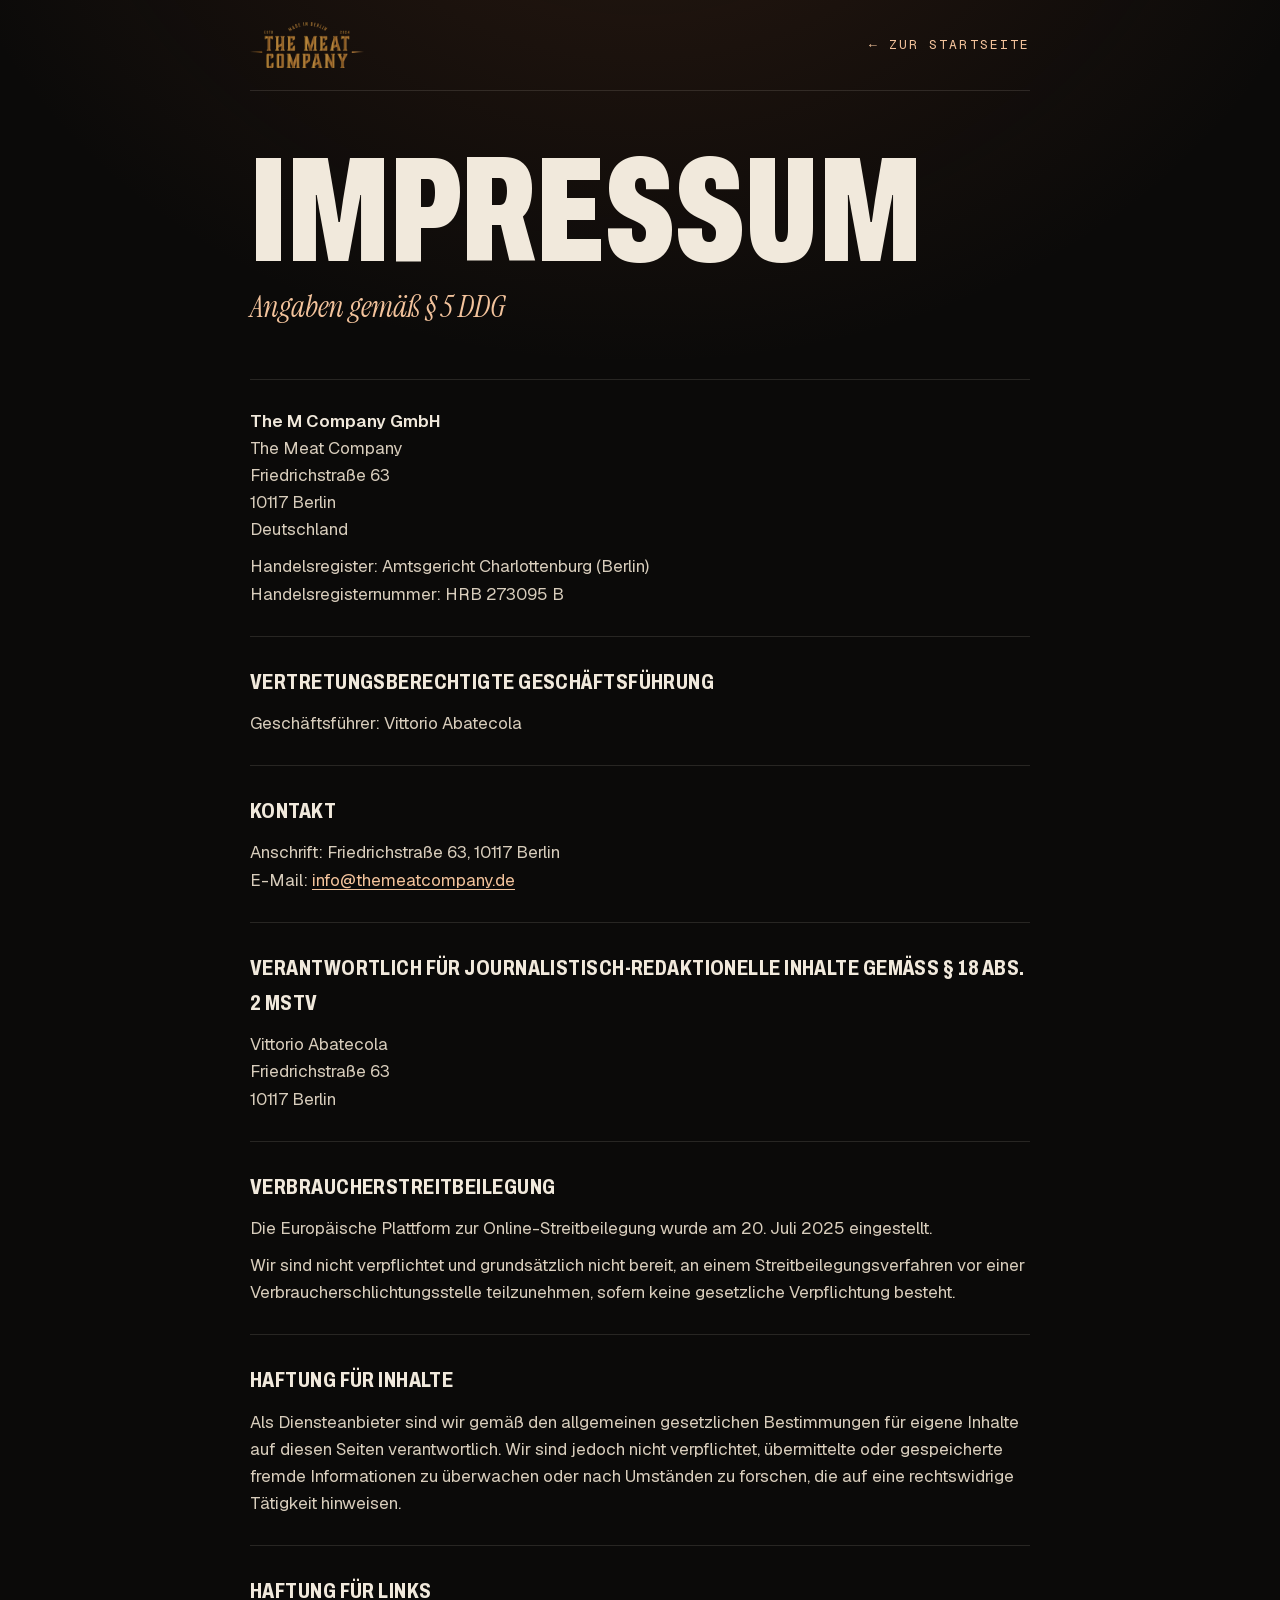
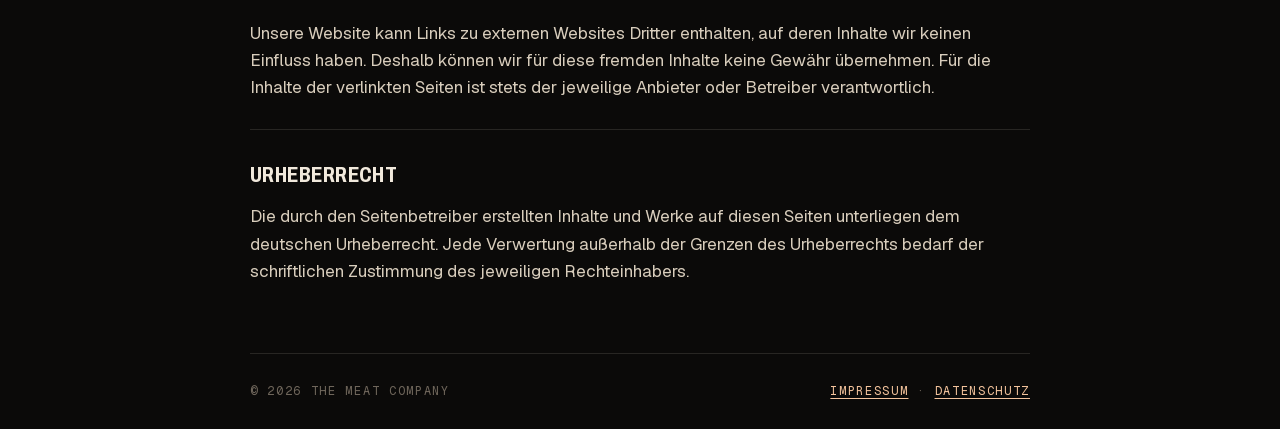
<file: impressum.html>
<!doctype html>
<html lang="de">
<head>
<meta charset="utf-8">
<meta name="viewport" content="width=device-width, initial-scale=1, viewport-fit=cover">
<title>Impressum · The Meat Company</title>
<meta name="theme-color" content="#0b0a09">
<link rel="icon" type="image/png" href="assets/img/favicon.png">
<link rel="stylesheet" href="css/fonts.css?v=20261109">
<style>
:root{--soot:#0b0a09;--bone:#f1e9dc;--bone-2:#d8cdbc;--mute:#a99e8e;--dim:#6f665b;--copper:#d4875a;--copper-hi:#f3c39c;--line:rgba(241,233,220,.12);
  --copper-grad:linear-gradient(135deg,#f3c39c 0%,#d4875a 45%,#a85a33 100%)}
*{box-sizing:border-box;margin:0;padding:0}
html{background:var(--soot);-webkit-text-size-adjust:100%}
body{background:radial-gradient(80% 40% at 50% -10%,rgba(143,75,42,.22),transparent 70%),var(--soot);color:var(--bone-2);
  font-family:"Geist",ui-sans-serif,system-ui,sans-serif;font-size:17px;line-height:1.6;min-height:100vh}
.wrap{max-width:820px;margin:0 auto;padding:0 20px}
header{display:flex;align-items:center;justify-content:space-between;gap:16px;padding:22px 0;border-bottom:1px solid var(--line)}
header img{height:46px;width:auto;display:block}
.back{font-family:"Geist Mono",monospace;font-size:13px;letter-spacing:.16em;text-transform:uppercase;color:var(--copper-hi);text-decoration:none;white-space:nowrap}
.back:hover{color:var(--bone)}
h1{font-family:"Archivo",sans-serif;font-stretch:62%;font-weight:850;text-transform:uppercase;line-height:.85;
  font-size:clamp(64px,16vw,150px);margin:56px 0 8px;color:var(--bone)}
.kick{font-family:"Instrument Serif",serif;font-style:italic;font-size:clamp(22px,4vw,30px);color:var(--copper-hi);margin-bottom:48px}
section{padding:28px 0;border-top:1px solid var(--line)}
h2{font-family:"Archivo",sans-serif;font-stretch:72%;font-weight:750;text-transform:uppercase;font-size:22px;letter-spacing:.02em;color:var(--bone);margin-bottom:10px}
p+p{margin-top:10px}
strong{color:var(--bone);font-weight:600}
a{color:var(--copper-hi);text-underline-offset:3px}
footer{margin-top:40px;padding:28px 0 calc(28px + env(safe-area-inset-bottom));border-top:1px solid var(--line);
  font-family:"Geist Mono",monospace;font-size:12px;letter-spacing:.14em;text-transform:uppercase;color:var(--dim);display:flex;flex-wrap:wrap;justify-content:space-between;gap:10px}
</style>
</head>
<body>
<div class="wrap">
  <header>
    <a href="./" aria-label="Zur Startseite"><img src="assets/img/wordmark.webp" alt="The Meat Company" width="1200" height="486"></a>
    <a class="back" href="./">← Zur Startseite</a>
  </header>

  <main>
    <h1>Impressum</h1>
    <p class="kick">Angaben gemäß § 5 DDG</p>

    <section>
      <p><strong>The M Company GmbH</strong><br>The Meat Company<br>Friedrichstraße 63<br>10117 Berlin<br>Deutschland</p>
      <p>Handelsregister: Amtsgericht Charlottenburg (Berlin)<br>Handelsregisternummer: HRB 273095 B</p>
    </section>

    <section>
      <h2>Vertretungsberechtigte Geschäftsführung</h2>
      <p>Geschäftsführer: Vittorio Abatecola</p>
    </section>

    <section>
      <h2>Kontakt</h2>
      <p>Anschrift: Friedrichstraße 63, 10117 Berlin<br>E-Mail: <a href="mailto:info@themeatcompany.de">info@themeatcompany.de</a></p>
    </section>

    <section>
      <h2>Verantwortlich für journalistisch-redaktionelle Inhalte gemäß § 18 Abs. 2 MStV</h2>
      <p>Vittorio Abatecola<br>Friedrichstraße 63<br>10117 Berlin</p>
    </section>

    <section>
      <h2>Verbraucherstreitbeilegung</h2>
      <p>Die Europäische Plattform zur Online-Streitbeilegung wurde am 20. Juli 2025 eingestellt.</p>
      <p>Wir sind nicht verpflichtet und grundsätzlich nicht bereit, an einem Streitbeilegungsverfahren vor einer Verbraucherschlichtungsstelle teilzunehmen, sofern keine gesetzliche Verpflichtung besteht.</p>
    </section>

    <section>
      <h2>Haftung für Inhalte</h2>
      <p>Als Diensteanbieter sind wir gemäß den allgemeinen gesetzlichen Bestimmungen für eigene Inhalte auf diesen Seiten verantwortlich. Wir sind jedoch nicht verpflichtet, übermittelte oder gespeicherte fremde Informationen zu überwachen oder nach Umständen zu forschen, die auf eine rechtswidrige Tätigkeit hinweisen.</p>
    </section>

    <section>
      <h2>Haftung für Links</h2>
      <p>Unsere Website kann Links zu externen Websites Dritter enthalten, auf deren Inhalte wir keinen Einfluss haben. Deshalb können wir für diese fremden Inhalte keine Gewähr übernehmen. Für die Inhalte der verlinkten Seiten ist stets der jeweilige Anbieter oder Betreiber verantwortlich.</p>
    </section>

    <section>
      <h2>Urheberrecht</h2>
      <p>Die durch den Seitenbetreiber erstellten Inhalte und Werke auf diesen Seiten unterliegen dem deutschen Urheberrecht. Jede Verwertung außerhalb der Grenzen des Urheberrechts bedarf der schriftlichen Zustimmung des jeweiligen Rechteinhabers.</p>
    </section>
  </main>

  <footer><span>© 2026 The Meat Company</span><span><a href="impressum.html">Impressum</a> · <a href="datenschutz.html">Datenschutz</a></span></footer>
</div>
</body>
</html>
</file>
<file: css/fonts.css>
/* Generiert von tools/fonts_lokal.py, Schriften lokal (OFL) */
/* vietnamese */
@font-face {
  font-family: 'Archivo';
  font-style: normal;
  font-weight: 300 900;
  font-stretch: 62% 125%;
  font-display: swap;
  src: url(../assets/fonts/e1ed4dcbd739.woff2) format('woff2');
  unicode-range: U+0102-0103, U+0110-0111, U+0128-0129, U+0168-0169, U+01A0-01A1, U+01AF-01B0, U+0300-0301, U+0303-0304, U+0308-0309, U+0323, U+0329, U+1EA0-1EF9, U+20AB;
}
/* latin-ext */
@font-face {
  font-family: 'Archivo';
  font-style: normal;
  font-weight: 300 900;
  font-stretch: 62% 125%;
  font-display: swap;
  src: url(../assets/fonts/8ec073407e49.woff2) format('woff2');
  unicode-range: U+0100-02BA, U+02BD-02C5, U+02C7-02CC, U+02CE-02D7, U+02DD-02FF, U+0304, U+0308, U+0329, U+1D00-1DBF, U+1E00-1E9F, U+1EF2-1EFF, U+2020, U+20A0-20AB, U+20AD-20C4, U+2113, U+2C60-2C7F, U+A720-A7FF;
}
/* latin */
@font-face {
  font-family: 'Archivo';
  font-style: normal;
  font-weight: 300 900;
  font-stretch: 62% 125%;
  font-display: swap;
  src: url(../assets/fonts/ad60be9c2782.woff2) format('woff2');
  unicode-range: U+0000-00FF, U+0131, U+0152-0153, U+02BB-02BC, U+02C6, U+02DA, U+02DC, U+0304, U+0308, U+0329, U+2000-206F, U+20AC, U+2122, U+2191, U+2193, U+2212, U+2215, U+FEFF, U+FFFD;
}
/* cyrillic-ext */
@font-face {
  font-family: 'Geist';
  font-style: normal;
  font-weight: 300 700;
  font-display: swap;
  src: url(../assets/fonts/68a810e547bc.woff2) format('woff2');
  unicode-range: U+0460-052F, U+1C80-1C8A, U+20B4, U+2DE0-2DFF, U+A640-A69F, U+FE2E-FE2F;
}
/* cyrillic */
@font-face {
  font-family: 'Geist';
  font-style: normal;
  font-weight: 300 700;
  font-display: swap;
  src: url(../assets/fonts/a1c8a0c8f3f5.woff2) format('woff2');
  unicode-range: U+0301, U+0400-045F, U+0490-0491, U+04B0-04B1, U+2116;
}
/* vietnamese */
@font-face {
  font-family: 'Geist';
  font-style: normal;
  font-weight: 300 700;
  font-display: swap;
  src: url(../assets/fonts/a625f9acf459.woff2) format('woff2');
  unicode-range: U+0102-0103, U+0110-0111, U+0128-0129, U+0168-0169, U+01A0-01A1, U+01AF-01B0, U+0300-0301, U+0303-0304, U+0308-0309, U+0323, U+0329, U+1EA0-1EF9, U+20AB;
}
/* latin-ext */
@font-face {
  font-family: 'Geist';
  font-style: normal;
  font-weight: 300 700;
  font-display: swap;
  src: url(../assets/fonts/e6da4874bc09.woff2) format('woff2');
  unicode-range: U+0100-02BA, U+02BD-02C5, U+02C7-02CC, U+02CE-02D7, U+02DD-02FF, U+0304, U+0308, U+0329, U+1D00-1DBF, U+1E00-1E9F, U+1EF2-1EFF, U+2020, U+20A0-20AB, U+20AD-20C4, U+2113, U+2C60-2C7F, U+A720-A7FF;
}
/* latin */
@font-face {
  font-family: 'Geist';
  font-style: normal;
  font-weight: 300 700;
  font-display: swap;
  src: url(../assets/fonts/edc7ad59a4fc.woff2) format('woff2');
  unicode-range: U+0000-00FF, U+0131, U+0152-0153, U+02BB-02BC, U+02C6, U+02DA, U+02DC, U+0304, U+0308, U+0329, U+2000-206F, U+20AC, U+2122, U+2191, U+2193, U+2212, U+2215, U+FEFF, U+FFFD;
}
/* cyrillic-ext */
@font-face {
  font-family: 'Geist Mono';
  font-style: normal;
  font-weight: 400;
  font-display: swap;
  src: url(../assets/fonts/dae6a07f167f.woff2) format('woff2');
  unicode-range: U+0460-052F, U+1C80-1C8A, U+20B4, U+2DE0-2DFF, U+A640-A69F, U+FE2E-FE2F;
}
/* cyrillic */
@font-face {
  font-family: 'Geist Mono';
  font-style: normal;
  font-weight: 400;
  font-display: swap;
  src: url(../assets/fonts/dcb71be33572.woff2) format('woff2');
  unicode-range: U+0301, U+0400-045F, U+0490-0491, U+04B0-04B1, U+2116;
}
/* symbols2 */
@font-face {
  font-family: 'Geist Mono';
  font-style: normal;
  font-weight: 400;
  font-display: swap;
  src: url(../assets/fonts/1ce8b640db91.woff2) format('woff2');
  unicode-range: U+2000-2001, U+2004-2008, U+200A, U+23B8-23BD, U+2500-259F;
}
/* vietnamese */
@font-face {
  font-family: 'Geist Mono';
  font-style: normal;
  font-weight: 400;
  font-display: swap;
  src: url(../assets/fonts/e4bb3dddb89a.woff2) format('woff2');
  unicode-range: U+0102-0103, U+0110-0111, U+0128-0129, U+0168-0169, U+01A0-01A1, U+01AF-01B0, U+0300-0301, U+0303-0304, U+0308-0309, U+0323, U+0329, U+1EA0-1EF9, U+20AB;
}
/* latin-ext */
@font-face {
  font-family: 'Geist Mono';
  font-style: normal;
  font-weight: 400;
  font-display: swap;
  src: url(../assets/fonts/afda9bccb242.woff2) format('woff2');
  unicode-range: U+0100-02BA, U+02BD-02C5, U+02C7-02CC, U+02CE-02D7, U+02DD-02FF, U+0304, U+0308, U+0329, U+1D00-1DBF, U+1E00-1E9F, U+1EF2-1EFF, U+2020, U+20A0-20AB, U+20AD-20C4, U+2113, U+2C60-2C7F, U+A720-A7FF;
}
/* latin */
@font-face {
  font-family: 'Geist Mono';
  font-style: normal;
  font-weight: 400;
  font-display: swap;
  src: url(../assets/fonts/01c0aaee1ceb.woff2) format('woff2');
  unicode-range: U+0000-00FF, U+0131, U+0152-0153, U+02BB-02BC, U+02C6, U+02DA, U+02DC, U+0304, U+0308, U+0329, U+2000-206F, U+20AC, U+2122, U+2191, U+2193, U+2212, U+2215, U+FEFF, U+FFFD;
}
/* cyrillic-ext */
@font-face {
  font-family: 'Geist Mono';
  font-style: normal;
  font-weight: 500;
  font-display: swap;
  src: url(../assets/fonts/dae6a07f167f.woff2) format('woff2');
  unicode-range: U+0460-052F, U+1C80-1C8A, U+20B4, U+2DE0-2DFF, U+A640-A69F, U+FE2E-FE2F;
}
/* cyrillic */
@font-face {
  font-family: 'Geist Mono';
  font-style: normal;
  font-weight: 500;
  font-display: swap;
  src: url(../assets/fonts/dcb71be33572.woff2) format('woff2');
  unicode-range: U+0301, U+0400-045F, U+0490-0491, U+04B0-04B1, U+2116;
}
/* symbols2 */
@font-face {
  font-family: 'Geist Mono';
  font-style: normal;
  font-weight: 500;
  font-display: swap;
  src: url(../assets/fonts/1ce8b640db91.woff2) format('woff2');
  unicode-range: U+2000-2001, U+2004-2008, U+200A, U+23B8-23BD, U+2500-259F;
}
/* vietnamese */
@font-face {
  font-family: 'Geist Mono';
  font-style: normal;
  font-weight: 500;
  font-display: swap;
  src: url(../assets/fonts/e4bb3dddb89a.woff2) format('woff2');
  unicode-range: U+0102-0103, U+0110-0111, U+0128-0129, U+0168-0169, U+01A0-01A1, U+01AF-01B0, U+0300-0301, U+0303-0304, U+0308-0309, U+0323, U+0329, U+1EA0-1EF9, U+20AB;
}
/* latin-ext */
@font-face {
  font-family: 'Geist Mono';
  font-style: normal;
  font-weight: 500;
  font-display: swap;
  src: url(../assets/fonts/afda9bccb242.woff2) format('woff2');
  unicode-range: U+0100-02BA, U+02BD-02C5, U+02C7-02CC, U+02CE-02D7, U+02DD-02FF, U+0304, U+0308, U+0329, U+1D00-1DBF, U+1E00-1E9F, U+1EF2-1EFF, U+2020, U+20A0-20AB, U+20AD-20C4, U+2113, U+2C60-2C7F, U+A720-A7FF;
}
/* latin */
@font-face {
  font-family: 'Geist Mono';
  font-style: normal;
  font-weight: 500;
  font-display: swap;
  src: url(../assets/fonts/01c0aaee1ceb.woff2) format('woff2');
  unicode-range: U+0000-00FF, U+0131, U+0152-0153, U+02BB-02BC, U+02C6, U+02DA, U+02DC, U+0304, U+0308, U+0329, U+2000-206F, U+20AC, U+2122, U+2191, U+2193, U+2212, U+2215, U+FEFF, U+FFFD;
}
/* latin-ext */
@font-face {
  font-family: 'Instrument Serif';
  font-style: italic;
  font-weight: 400;
  font-display: swap;
  src: url(../assets/fonts/59d106aa7a68.woff2) format('woff2');
  unicode-range: U+0100-02BA, U+02BD-02C5, U+02C7-02CC, U+02CE-02D7, U+02DD-02FF, U+0304, U+0308, U+0329, U+1D00-1DBF, U+1E00-1E9F, U+1EF2-1EFF, U+2020, U+20A0-20AB, U+20AD-20C4, U+2113, U+2C60-2C7F, U+A720-A7FF;
}
/* latin */
@font-face {
  font-family: 'Instrument Serif';
  font-style: italic;
  font-weight: 400;
  font-display: swap;
  src: url(../assets/fonts/416828665678.woff2) format('woff2');
  unicode-range: U+0000-00FF, U+0131, U+0152-0153, U+02BB-02BC, U+02C6, U+02DA, U+02DC, U+0304, U+0308, U+0329, U+2000-206F, U+20AC, U+2122, U+2191, U+2193, U+2212, U+2215, U+FEFF, U+FFFD;
}
/* latin-ext */
@font-face {
  font-family: 'Instrument Serif';
  font-style: normal;
  font-weight: 400;
  font-display: swap;
  src: url(../assets/fonts/7cd6b87146dc.woff2) format('woff2');
  unicode-range: U+0100-02BA, U+02BD-02C5, U+02C7-02CC, U+02CE-02D7, U+02DD-02FF, U+0304, U+0308, U+0329, U+1D00-1DBF, U+1E00-1E9F, U+1EF2-1EFF, U+2020, U+20A0-20AB, U+20AD-20C4, U+2113, U+2C60-2C7F, U+A720-A7FF;
}
/* latin */
@font-face {
  font-family: 'Instrument Serif';
  font-style: normal;
  font-weight: 400;
  font-display: swap;
  src: url(../assets/fonts/03435c642a47.woff2) format('woff2');
  unicode-range: U+0000-00FF, U+0131, U+0152-0153, U+02BB-02BC, U+02C6, U+02DA, U+02DC, U+0304, U+0308, U+0329, U+2000-206F, U+20AC, U+2122, U+2191, U+2193, U+2212, U+2215, U+FEFF, U+FFFD;
}
</file>
<file: css/style.css>
/* ==========================================================================
   The Meat Company · "Kupfer & Rauch"
   Rußschwarz wie die Fliesen im Laden, Kupfer wie die Wärmelampen,
   Gold aus dem Logo. Riesige schmale Archivo, Instrument Serif als Stimme.
   ========================================================================== */

:root {
  --soot: #0b0a09;
  --coal: #131110;
  --ash: #1c1916;
  --smoke: #2a2622;
  --bone: #f1e9dc;
  --bone-2: #d8cdbc;
  --mute: #a99e8e;
  --dim: #6f665b;
  --copper: #d4875a;
  --copper-hi: #f3c39c;
  --copper-lo: #8f4b2a;
  --gold: #c9a25b;
  --ember: #ff5a1f;
  --open: #84d996;
  --line: rgba(241, 233, 220, .12);
  --line-2: rgba(241, 233, 220, .06);
  --copper-grad: linear-gradient(135deg, #f3c39c 0%, #d4875a 45%, #a85a33 100%);

  /* Kyrillisch (Fira, Playfair) und Arabisch (Cairo, Amiri, IBM Plex) springen pro Zeichen ein,
     geladen werden sie nur, wenn die Sprache sie braucht (Skript im <head>) */
  --f-display: "Geist", "Cairo", "Arial Narrow", "Helvetica Neue", sans-serif;
  --f-serif: "Geist", "IBM Plex Sans Arabic", ui-sans-serif, system-ui, sans-serif;
  --f-body: "Geist", "IBM Plex Sans Arabic", ui-sans-serif, system-ui, sans-serif;
  --f-mono: "Geist Mono", "IBM Plex Sans Arabic", ui-monospace, "SFMono-Regular", monospace;

  --gutter: clamp(16px, 3.2vw, 48px);
  --nav-h: 76px;
  --ease: cubic-bezier(.22, .8, .2, 1);
  --ease-io: cubic-bezier(.76, 0, .24, 1);
  color-scheme: dark;
}

*, *::before, *::after { box-sizing: border-box; }
html { -webkit-text-size-adjust: 100%; text-size-adjust: 100%; }
html.lenis, html.lenis body { height: auto; }
.lenis.lenis-smooth { scroll-behavior: auto !important; }
.lenis.lenis-stopped { overflow: hidden; }
body {
  margin: 0;
  background: var(--soot);
  color: var(--bone);
  font-family: var(--f-body);
  font-size: 16px;
  line-height: 1.55;
  -webkit-font-smoothing: antialiased;
  -moz-osx-font-smoothing: grayscale;
  overflow-x: clip;
}
body.is-loading { overflow: hidden; }
img { display: block; max-width: 100%; height: auto; }
a { color: inherit; text-decoration: none; }
button { font: inherit; color: inherit; background: none; border: 0; padding: 0; cursor: pointer; }
h1, h2, h3, h4, p, figure, dl, dd, ul { margin: 0; }
ul { padding: 0; list-style: none; }
em { font-style: normal; }
::selection { background: var(--copper); color: var(--soot); }
:focus-visible { outline: 2px solid var(--copper-hi); outline-offset: 4px; border-radius: 4px; }

/* Körnung über allem */
body::after {
  content: "";
  position: fixed;
  inset: -50%;
  z-index: 200;
  pointer-events: none;
  opacity: .07;
  background-image: url("data:image/svg+xml,%3Csvg xmlns='http://www.w3.org/2000/svg' width='220' height='220'%3E%3Cfilter id='n'%3E%3CfeTurbulence type='fractalNoise' baseFrequency='.85' numOctaves='3' stitchTiles='stitch'/%3E%3CfeColorMatrix values='0 0 0 0 1 0 0 0 0 1 0 0 0 0 1 0 0 0 1 0'/%3E%3C/filter%3E%3Crect width='100%25' height='100%25' filter='url(%23n)'/%3E%3C/svg%3E");
  animation: grain 1.2s steps(6) infinite;
}
@keyframes grain {
  0% { transform: translate(0, 0); } 20% { transform: translate(-4%, 3%); } 40% { transform: translate(3%, -5%); }
  60% { transform: translate(-6%, -2%); } 80% { transform: translate(5%, 4%); } 100% { transform: translate(0, 0); }
}

.wrap { width: 100%; max-width: 1480px; margin-inline: auto; padding-inline: var(--gutter); }
.mono { font-family: var(--f-mono); font-size: .72rem; font-weight: 500; letter-spacing: .14em; text-transform: uppercase; }
.skip { position: fixed; left: 12px; top: -60px; z-index: 300; background: var(--bone); color: var(--soot); padding: 10px 16px; border-radius: 8px; }
.skip:focus { top: 12px; }

.eyebrow { display: flex; align-items: center; gap: 14px; color: var(--mute); }
.eyebrow-no { color: var(--copper); }
.eyebrow-no::after { content: ""; display: inline-block; width: 28px; height: 1px; margin-left: 14px; vertical-align: middle; background: currentColor; opacity: .6; }

/* Display Schrift: Archivo im schmalsten Schnitt */
.hero-title, .sig-title, .lunch-title, .process-title, .menu-title, .gal-title, .jerky-title, .social-title, .soon-title, .visit-title,
.manifest-text, .stat-num, .ticker-row span, .sig-bgwords, .clock-num, .m-cat-title, .m-name, .m-num,
.sig-text h3, .sig-price, .jerky-word, .mmenu-links a, .order-card strong, .map-card-title, .pp-copy h3, .social-num, .soc-more-title {
  font-family: var(--f-display);
  font-stretch: normal;
  font-variation-settings: normal;
  text-transform: uppercase;
  font-weight: 700;
  letter-spacing: -.035em;
}
.hero-title em, .sig-title em, .lunch-title em, .process-title em, .menu-title em, .gal-title em, .jerky-title em, .social-title em, .soon-title em,
.visit-title em, .manifest-text em, .lunch-sub em, .ticker-row em, .ht-here {
  font-family: var(--f-serif);
  font-style: normal;
  font-weight: 400;
  text-transform: none;
  font-stretch: normal;
  font-variation-settings: normal;
  letter-spacing: -.01em;
}

/* ---------- Buttons ---------- */
.btn {
  --h: 54px;
  position: relative;
  display: inline-flex;
  align-items: center;
  gap: 12px;
  height: var(--h);
  padding: 0 26px;
  border-radius: 999px;
  font-family: var(--f-mono);
  font-size: .76rem;
  font-weight: 500;
  letter-spacing: .14em;
  text-transform: uppercase;
  overflow: hidden;
  isolation: isolate;
  transition: transform .5s var(--ease), color .4s var(--ease);
  white-space: nowrap;
}
.btn--sm { --h: 42px; padding: 0 20px; }
.btn--copper { background: var(--copper-grad); color: var(--soot); box-shadow: 0 10px 40px -12px rgba(212, 135, 90, .55); }
.btn--ghost { background: rgba(241, 233, 220, .08); color: var(--bone); backdrop-filter: blur(10px); -webkit-backdrop-filter: blur(10px); }
.btn::before {
  content: "";
  position: absolute;
  inset: 0;
  z-index: -1;
  background: var(--bone);
  border-radius: inherit;
  transform: translateY(101%);
  transition: transform .55s var(--ease);
}
.btn:hover::before { transform: translateY(0); }
.btn--ghost:hover { color: var(--soot); }
.btn-label { position: relative; display: inline-block; }
.btn-arrow { display: inline-block; transition: transform .5s var(--ease); }
.btn:hover .btn-arrow { transform: translateY(2px) rotate(-8deg); }

/* ---------- Preloader ---------- */
.loader { position: fixed; inset: 0; z-index: 150; display: grid; place-items: center; pointer-events: none; }
.loader-panel { position: absolute; left: 0; right: 0; height: 50.5%; background: var(--soot); z-index: -1; }
.loader-panel--a { top: 0; }
.loader-panel--b { bottom: 0; }
.loader-inner { width: min(420px, 72vw); display: grid; gap: 18px; }
.loader-mark { position: relative; }
.loader-mark img { width: 100%; }
.loader-mark-base { opacity: .12; filter: grayscale(1); }
.loader-mark-fill { position: absolute; inset: 0; clip-path: inset(100% 0 0 0); }
.loader-meta { display: flex; justify-content: space-between; color: var(--mute); }
.loader-num { color: var(--copper); font-variant-numeric: tabular-nums; }
.loader-bar { height: 1px; background: var(--line); overflow: hidden; }
.loader-bar span { display: block; height: 100%; background: var(--copper-grad); transform-origin: left; transform: scaleX(0); }
html:not(.js) .loader { display: none; }

/* ---------- Cursor ---------- */
.cursor { position: fixed; left: 0; top: 0; z-index: 180; pointer-events: none; display: none; }
.cursor-dot, .cursor-ring { position: absolute; left: 0; top: 0; border-radius: 50%; transform: translate(-50%, -50%); }
.cursor-dot { width: 6px; height: 6px; background: var(--copper-hi); }
.cursor-ring { width: 38px; height: 38px; border: 1px solid rgba(241, 233, 220, .35); transition: width .45s var(--ease), height .45s var(--ease), background .45s var(--ease), border-color .45s var(--ease); }
.cursor-label { position: absolute; left: 0; top: 0; transform: translate(-50%, -50%) scale(.6); font-family: var(--f-mono); font-size: .66rem; letter-spacing: .14em; text-transform: uppercase; color: var(--soot); opacity: 0; white-space: nowrap; transition: opacity .3s, transform .45s var(--ease); }
.cursor.is-hover .cursor-ring { width: 64px; height: 64px; border-color: transparent; background: rgba(241, 233, 220, .12); }
.cursor.has-label .cursor-ring { width: 96px; height: 96px; background: var(--bone); border-color: transparent; }
.cursor.has-label .cursor-dot { opacity: 0; }
.cursor.has-label .cursor-label { opacity: 1; transform: translate(-50%, -50%) scale(1); }
@media (hover: hover) and (pointer: fine) {
  html.has-motion .cursor { display: block; }
}

/* ---------- Navigation ---------- */
.nav {
  position: fixed;
  inset: 0 0 auto 0;
  z-index: 100;
  height: var(--nav-h);
  padding: 0 var(--gutter);
  display: grid;
  grid-template-columns: 1fr auto 1fr;
  align-items: center;
  transition: transform .6s var(--ease);
}
.nav::before {
  content: "";
  position: absolute;
  inset: 0 0 -40px 0;
  z-index: -1;
  background: linear-gradient(to bottom, rgba(11, 10, 9, .92), rgba(11, 10, 9, 0));
  opacity: 0;
  transition: opacity .5s;
  pointer-events: none;
}
.nav.is-scrolled::before { opacity: 1; }
.nav.is-hidden { transform: translateY(-110%); }
.nav-logo img { width: 112px; height: auto; }
.nav-links { display: flex; gap: clamp(18px, 2.2vw, 36px); }
.nav-links a { position: relative; font-family: var(--f-mono); font-size: .72rem; letter-spacing: .14em; text-transform: uppercase; color: var(--bone-2); padding: 8px 0; transition: color .3s; }
.nav-links a::after { content: ""; position: absolute; left: 0; right: 0; bottom: 2px; height: 1px; background: var(--copper); transform: scaleX(0); transform-origin: right; transition: transform .5s var(--ease); }
.nav-links a:hover, .nav-links a.is-active { color: var(--bone); }
.nav-links a:hover::after, .nav-links a.is-active::after { transform: scaleX(1); transform-origin: left; }
.nav-links .nav-soon { display: inline-flex; align-items: center; gap: 8px; color: var(--copper-hi); }
.soon-dot { position: relative; display: inline-block; width: 7px; height: 7px; flex: none; border-radius: 50%; background: var(--copper); }
.soon-dot::after { content: ""; position: absolute; inset: -4px; border-radius: 50%; border: 1px solid var(--copper); animation: ping 2s var(--ease) infinite; }
.nav-right { display: flex; align-items: center; justify-content: flex-end; gap: 18px; }

.status { display: inline-flex; align-items: center; gap: 10px; color: var(--bone-2); white-space: nowrap; }
.status-dot { width: 8px; height: 8px; border-radius: 50%; background: var(--dim); position: relative; flex: none; }
.is-open .status-dot, .status-dot.is-on { background: var(--open); }
.is-open .status-dot::after, .status-dot.is-on::after { content: ""; position: absolute; inset: -4px; border-radius: 50%; border: 1px solid var(--open); animation: ping 2s var(--ease) infinite; }
.is-closed .status-dot { background: var(--ember); }
@keyframes ping { 0% { transform: scale(.6); opacity: 1; } 100% { transform: scale(1.8); opacity: 0; } }

.order { position: relative; }
.order-menu {
  position: absolute;
  right: 0;
  top: calc(100% + 10px);
  min-width: 220px;
  padding: 8px;
  border-radius: 18px;
  background: rgba(28, 25, 22, .92);
  backdrop-filter: blur(16px);
  -webkit-backdrop-filter: blur(16px);
  box-shadow: 0 30px 60px -20px rgba(0, 0, 0, .7);
  opacity: 0;
  transform: translateY(-8px) scale(.98);
  transform-origin: top right;
  pointer-events: none;
  transition: opacity .35s var(--ease), transform .45s var(--ease);
}
.order.is-open .order-menu { opacity: 1; transform: none; pointer-events: auto; }
.order-menu a { display: flex; justify-content: space-between; padding: 14px 16px; border-radius: 12px; font-family: var(--f-display); font-stretch: normal; font-variation-settings: normal; font-weight: 700; font-size: 1.5rem; text-transform: uppercase; transition: background .3s, color .3s; }
.order-menu a span { color: var(--copper); font-family: var(--f-body); font-size: 1rem; }
.order-menu a:hover { background: var(--bone); color: var(--soot); }

.burger { display: none; width: 44px; height: 44px; border-radius: 50%; background: rgba(241, 233, 220, .08); position: relative; }
.burger span { position: absolute; left: 13px; right: 13px; height: 1.5px; background: var(--bone); transition: transform .5s var(--ease), top .5s var(--ease); }
.burger span:first-child { top: 18px; }
.burger span:last-child { top: 25px; }
.burger[aria-expanded="true"] span:first-child { top: 21.5px; transform: rotate(45deg); }
.burger[aria-expanded="true"] span:last-child { top: 21.5px; transform: rotate(-45deg); }

.mmenu {
  position: fixed;
  inset: 0;
  z-index: 90;
  background: var(--soot);
  padding: calc(var(--nav-h) + 24px) var(--gutter) calc(28px + env(safe-area-inset-bottom));
  display: flex;
  flex-direction: column;
  justify-content: space-between;
  clip-path: inset(0 0 100% 0);
  transition: clip-path .8s var(--ease-io);
  visibility: hidden;
}
.mmenu.is-open { clip-path: inset(0 0 0 0); visibility: visible; }
.mmenu-links { display: grid; gap: 2px; }
.mmenu-links a { display: flex; align-items: baseline; gap: 14px; font-size: clamp(3rem, 15vw, 6rem); line-height: .95; transform: translateY(30px); opacity: 0; transition: transform .7s var(--ease), opacity .7s var(--ease); }
.mmenu-links a .mono { color: var(--copper); font-size: .7rem; }
.mmenu.is-open .mmenu-links a { transform: none; opacity: 1; }
.mmenu.is-open .mmenu-links a:nth-child(2) { transition-delay: .05s; }
.mmenu.is-open .mmenu-links a:nth-child(3) { transition-delay: .1s; }
.mmenu.is-open .mmenu-links a:nth-child(4) { transition-delay: .15s; }
.mmenu.is-open .mmenu-links a:nth-child(5) { transition-delay: .2s; }
.mmenu.is-open .mmenu-links a:nth-child(6) { transition-delay: .25s; }
.mmenu.is-open .mmenu-links a:nth-child(7) { transition-delay: .3s; }
.mmenu-links .mmenu-soon { color: var(--copper-hi); align-items: center; }
.mmenu-soon .soon-dot { width: 10px; height: 10px; }
.mmenu-foot { display: flex; flex-wrap: wrap; gap: 10px; align-items: center; }
.mmenu-foot p { width: 100%; color: var(--mute); margin-top: 10px; }

/* ---------- Hero ---------- */
.hero { position: relative; height: 100vh; height: 100svh; min-height: 620px; overflow: hidden; background: var(--soot); isolation: isolate; }
.hero-smoke, .hero-embers { position: absolute; inset: 0; width: 100%; height: 100%; z-index: -1; }
.hero-smoke { background: radial-gradient(60% 50% at 50% 78%, rgba(212, 135, 90, .28), transparent 70%), var(--soot); }
.hero::after { content: ""; position: absolute; left: 0; right: 0; bottom: 0; height: 22vh; background: linear-gradient(to bottom, rgba(11, 10, 9, 0), var(--soot)); z-index: 0; pointer-events: none; }
.hero-inner { position: relative; z-index: 1; height: 100%; padding: calc(var(--nav-h) + 8px) var(--gutter) clamp(18px, 3.4vh, 36px); }
.hero-eyebrow { position: relative; z-index: 4; display: flex; gap: 22px; color: var(--mute); }
.hero-eyebrow span + span::before { content: "✦"; color: var(--copper); margin-right: 22px; font-size: .6rem; vertical-align: 1px; }

/* Kein transform und kein z-index am h1: so kann "here." vor dem Burger liegen,
   während "MEAT" dahinter bleibt. */
.hero-title {
  position: absolute;
  left: 0;
  right: 0;
  top: 44%;
  width: fit-content;
  margin: -.39em auto 0;
  font-size: clamp(7rem, min(31vw, 50vh), 36rem);
  line-height: .78;
  font-weight: 900;
  white-space: nowrap;
  pointer-events: none;
}
.ht { display: block; }
.ht-meat { position: relative; color: var(--bone); letter-spacing: -.01em; }
.ht-char { display: inline-block; will-change: transform; }
.ht-lets { position: absolute; left: .02em; bottom: 100%; margin-bottom: -.2em; font-size: .2em; line-height: 1; color: var(--bone-2); font-weight: 800; }
.ht-here { position: absolute; right: -.02em; top: 66%; font-size: .38em; line-height: 1; color: var(--copper-hi); z-index: 3; text-shadow: 0 10px 50px rgba(0, 0, 0, .6); }
.hero-title .ht-here { background: var(--copper-grad); -webkit-background-clip: text; background-clip: text; color: transparent; padding: 0 .06em .1em; }

.hero-dish {
  position: absolute;
  left: 50%;
  top: 56%;
  width: min(40vw, 64vh);
  transform: translate(-50%, -50%);
  z-index: 2;
}
.hero-dish img { width: 100%; filter: drop-shadow(0 40px 60px rgba(0, 0, 0, .65)) drop-shadow(0 0 1px rgba(0, 0, 0, .6)); will-change: transform; }
.hero-dish-glow { position: absolute; inset: 10% 5% -6%; background: radial-gradient(closest-side, rgba(255, 120, 50, .35), transparent); filter: blur(30px); z-index: -1; }
.hero-tag { position: absolute; right: -6%; bottom: 8%; display: flex; gap: 12px; padding: 9px 14px; border-radius: 999px; background: rgba(11, 10, 9, .6); backdrop-filter: blur(8px); -webkit-backdrop-filter: blur(8px); color: var(--bone); }
.hero-tag span + span { color: var(--copper); }

.hero-foot { position: absolute; left: var(--gutter); right: var(--gutter); bottom: clamp(18px, 3.6vh, 40px); display: flex; justify-content: space-between; align-items: flex-end; gap: 32px; z-index: 4; }
.hero-copy { max-width: 400px; display: grid; gap: 22px; }
.hero-lede { color: var(--bone-2); font-size: .98rem; line-height: 1.6; }
.hero-ctas { display: flex; flex-wrap: wrap; gap: 10px; }
.hero-meta { display: grid; grid-template-columns: repeat(3, auto); gap: 34px; text-align: left; }
.hero-meta dt { color: var(--dim); margin-bottom: 8px; }
.hero-meta dd { color: var(--bone-2); line-height: 1.6; }
.hero-scroll { position: absolute; left: 50%; bottom: clamp(16px, 3vh, 30px); transform: translateX(-50%); display: grid; justify-items: center; gap: 10px; color: var(--dim); z-index: 4; }
.hero-scroll i { width: 1px; height: 46px; background: var(--line); position: relative; overflow: hidden; }
.hero-scroll i::after { content: ""; position: absolute; left: 0; top: 0; width: 100%; height: 40%; background: var(--copper); animation: drip 2.2s var(--ease-io) infinite; }
@keyframes drip { 0% { transform: translateY(-100%); } 100% { transform: translateY(260%); } }

/* ---------- Ticker ---------- */
.ticker { position: relative; padding: clamp(28px, 4vw, 56px) 0; overflow: hidden; background: var(--soot); }
.ticker::before, .ticker::after { content: ""; position: absolute; top: 0; bottom: 0; width: 12vw; z-index: 2; pointer-events: none; }
.ticker::before { left: 0; background: linear-gradient(90deg, var(--soot), transparent); }
.ticker::after { right: 0; background: linear-gradient(-90deg, var(--soot), transparent); }
.ticker-track { display: flex; width: max-content; will-change: transform; }
.ticker-row { display: flex; align-items: center; gap: clamp(20px, 2.6vw, 44px); padding-right: clamp(20px, 2.6vw, 44px); }
.ticker-row span { font-size: clamp(3.4rem, 9vw, 9.5rem); line-height: .9; font-weight: 900; color: var(--bone); }
.ticker-row em { font-size: clamp(2.6rem, 6.6vw, 7rem); color: var(--copper); line-height: 1; }
.ticker-row img { height: clamp(52px, 7vw, 120px); width: auto; filter: drop-shadow(0 12px 18px rgba(0, 0, 0, .5)); }

/* ---------- Manifest ---------- */
.manifest { padding: clamp(90px, 14vw, 220px) 0 clamp(80px, 10vw, 160px); position: relative; isolation: isolate; overflow: hidden; }
.manifest-bg { position: absolute; inset: 0; z-index: -1; pointer-events: none; background: var(--soot); }
.manifest-video { width: 100%; height: 100%; object-fit: cover; }
/* Video in Originalfarbe ohne Schleier, nur der Text bekommt Schatten für die Lesbarkeit */
.manifest .eyebrow, .manifest-text, .manifest .stat-label { text-shadow: 0 0 2px rgba(0, 0, 0, .7), 0 1px 4px rgba(0, 0, 0, .6), 0 2px 28px rgba(0, 0, 0, .6); }
.manifest .stat-num { filter: drop-shadow(0 0 1.5px rgba(0, 0, 0, .85)) drop-shadow(0 3px 18px rgba(0, 0, 0, .7)); }
.manifest .stat-label { color: var(--bone-2); }
.manifest .eyebrow { margin-bottom: clamp(28px, 4vw, 56px); }
.manifest-text { font-size: clamp(2.5rem, 6.4vw, 7.4rem); line-height: .92; font-weight: 800; max-width: 15.5em; }
.manifest-text em { color: var(--copper-hi); }
.manifest-text .word { display: inline-block; }
html.has-motion .manifest-text .word { color: rgba(241, 233, 220, .32); transition: none; }
.pill { display: inline-block; width: 1.7em; height: .78em; border-radius: .39em; overflow: hidden; vertical-align: -.02em; background: var(--ash); position: relative; margin: 0 .04em; }
.pill img { position: absolute; inset: -10% -10%; width: 120%; height: 120%; object-fit: cover; }
.stats { margin-top: clamp(64px, 9vw, 140px); display: grid; grid-template-columns: repeat(4, 1fr); gap: 24px; padding-top: 28px; border-top: 1px solid var(--line); }
.stat-num { font-size: clamp(3.6rem, 8vw, 8.4rem); line-height: .85; font-weight: 900; background: var(--copper-grad); -webkit-background-clip: text; background-clip: text; color: transparent; font-variant-numeric: tabular-nums; }
.stat-num small { font-size: .32em; margin-left: .12em; font-weight: 700; }
.stat-num .stat-to { margin: 0 .22em 0 .18em; font-weight: 500; }
.stat-label { margin-top: 14px; color: var(--mute); font-size: .9rem; }

/* ---------- Signature ---------- */
.sig { position: relative; background: var(--soot); }
.sig-pin { position: relative; height: 100vh; height: 100svh; min-height: 640px; overflow: hidden; }
.sig-pin::before { content: ""; position: absolute; inset: 0; background: radial-gradient(42% 46% at 50% 52%, rgba(212, 135, 90, .16), transparent 70%); pointer-events: none; }
.sig-bgwords { position: absolute; inset: 0; display: grid; place-items: center; pointer-events: none; }
.sig-bgwords span { grid-area: 1 / 1; font-size: clamp(8rem, 27vw, 30rem); line-height: .9; font-weight: 700; letter-spacing: .02em; white-space: nowrap; color: transparent; background: linear-gradient(180deg, rgba(212, 135, 90, .17) 0%, rgba(212, 135, 90, .015) 80%); -webkit-background-clip: text; background-clip: text; padding: 0 .05em; }
.sig-head { position: absolute; top: calc(var(--nav-h) + 10px); left: var(--gutter); z-index: 3; display: grid; gap: 16px; }
.sig-title { font-size: clamp(2.4rem, 4.6vw, 5rem); line-height: .9; max-width: 8em; }
.sig-title em { color: var(--copper-hi); }
.sig-stage { position: absolute; left: 57%; top: 53%; width: min(74vh, 48vw); aspect-ratio: 1; transform: translate(-50%, -50%); z-index: 2; display: grid; place-items: center; }
.sig-dial { position: absolute; inset: 0; width: 100%; height: 100%; overflow: visible; }
.sig-ticks line { stroke: rgba(241, 233, 220, .22); stroke-width: 1; }
.sig-ticks line.is-major { stroke: rgba(241, 233, 220, .5); }
.sig-ring-bg { fill: none; stroke: var(--line-2); stroke-width: 1; }
.sig-ring { fill: none; stroke: url(#copperGrad); stroke-width: 2; stroke-linecap: round; transform: rotate(-90deg); transform-origin: 300px 300px; stroke-dasharray: 1646.3; stroke-dashoffset: 1646.3; }
.sig-dish { grid-area: 1 / 1; position: relative; width: var(--w, 80%); }
.sig-dish[data-i="0"] { --w: 96%; }
.sig-dish[data-i="1"] { --w: 98%; }
.sig-dish[data-i="2"] { --w: 96%; }
.sig-dish[data-i="3"] { --w: 98%; }
.sig-dish[data-i="4"] { --w: 106%; }
.sig-dish img { width: 100%; filter: drop-shadow(0 34px 50px rgba(0, 0, 0, .7)); }
html.has-motion .sig-dish { opacity: 0; }
.co-list { position: absolute; inset: 0; pointer-events: none; }
.co { position: absolute; left: var(--x); top: var(--y); width: 0; height: 0; }
.co-dot { position: absolute; left: -6px; top: -6px; width: 12px; height: 12px; border-radius: 50%; background: var(--bone); box-shadow: 0 0 0 4px rgba(212, 135, 90, .35), 0 0 20px rgba(255, 140, 70, .6); }
.co-line { position: absolute; top: -.5px; height: 1px; width: var(--len, 120px); background: linear-gradient(90deg, var(--bone), rgba(241, 233, 220, .35)); }
.co--r .co-line { left: 8px; transform-origin: left center; }
.co--l .co-line { right: 8px; transform-origin: right center; background: linear-gradient(-90deg, var(--bone), rgba(241, 233, 220, .35)); }
.co-label { position: absolute; top: -.85em; font-family: var(--f-mono); font-size: .7rem; letter-spacing: .12em; text-transform: uppercase; white-space: nowrap; color: var(--bone); }
.co--r .co-label { left: calc(var(--len, 120px) + 18px); }
.co--l .co-label { right: calc(var(--len, 120px) + 18px); text-align: right; }
.sig-info { position: absolute; left: var(--gutter); bottom: clamp(24px, 6vh, 64px); width: min(340px, 25vw); z-index: 3; }
.sig-count { display: flex; gap: 8px; color: var(--mute); margin-bottom: 18px; }
.sig-idx { color: var(--copper); }
.sig-texts { position: relative; display: grid; }
.sig-text { grid-area: 1 / 1; }
.sig-text h3 { font-size: clamp(2rem, 3.2vw, 3.4rem); line-height: .92; }
.sig-text p:not(.sig-price) { color: var(--mute); margin-top: 12px; font-size: .95rem; }
.sig-price { margin-top: 16px; font-size: 2.4rem; line-height: 1; color: var(--copper-hi); }
html.has-motion .sig-text { opacity: 0; visibility: hidden; }
.sig-progress { display: grid; grid-template-columns: repeat(5, 1fr); gap: 6px; margin-top: 26px; }
.sig-progress i { height: 2px; background: var(--line); position: relative; overflow: hidden; }
.sig-progress i::after { content: ""; position: absolute; inset: 0; background: var(--copper); transform: scaleX(var(--p, 0)); transform-origin: left; }

/* ---------- Mittag ---------- */
.lunch { position: relative; overflow: hidden; color: var(--soot); padding: clamp(90px, 12vw, 180px) 0; isolation: isolate; }
.lunch-bg {
  position: absolute;
  inset: -20% -10%;
  z-index: -1;
  background:
    radial-gradient(40% 50% at 18% 30%, #f6cfa9 0%, transparent 60%),
    radial-gradient(45% 55% at 80% 70%, #b8653a 0%, transparent 65%),
    radial-gradient(60% 60% at 60% 20%, #e7a273 0%, transparent 70%),
    #d4875a;
}
.lunch-bg::after { content: ""; position: absolute; inset: 0; background-image: url("data:image/svg+xml,%3Csvg xmlns='http://www.w3.org/2000/svg' width='160' height='160'%3E%3Cfilter id='n'%3E%3CfeTurbulence type='fractalNoise' baseFrequency='.7' numOctaves='2'/%3E%3C/filter%3E%3Crect width='100%25' height='100%25' filter='url(%23n)' opacity='.5'/%3E%3C/svg%3E"); mix-blend-mode: multiply; opacity: .18; }
.lunch .eyebrow { color: rgba(11, 10, 9, .7); }
.lunch .eyebrow-no { color: var(--soot); }
.lunch-grid { display: grid; grid-template-columns: 1.05fr 1fr; gap: 40px; align-items: center; }
.lunch-copy { container-type: inline-size; min-width: 0; }
.lunch-title { font-size: min(clamp(5rem, 15vw, 17rem), calc(100cqw / 3.1)); line-height: .8; font-weight: 900; margin: 18px 0 18px -.03em; }
.lunch-price { display: inline-flex; flex-wrap: nowrap; align-items: flex-start; white-space: nowrap; }
.lunch-num { display: inline-flex; flex-wrap: nowrap; white-space: nowrap; font-variant-numeric: tabular-nums; }
.lunch-eur { font-family: var(--f-serif); font-style: normal; font-weight: 400; text-transform: none; font-stretch: normal; font-variation-settings: normal; font-size: .36em; margin: .12em 0 0 .08em; }
.lunch-sub { font-size: clamp(1.3rem, 2vw, 1.8rem); line-height: 1.25; font-weight: 500; max-width: 22em; }
.lunch-sub em { font-size: 1.15em; }
.lunch-text { margin-top: 16px; max-width: 34em; color: rgba(11, 10, 9, .75); }
.lunch-live { display: inline-flex; align-items: center; gap: 10px; margin-top: 28px; padding: 12px 18px; border-radius: 999px; background: var(--soot); color: var(--bone); }
.lunch-trio { position: relative; height: clamp(360px, 42vw, 620px); display: grid; place-items: center; }
.trio-item { grid-area: 1 / 1; position: relative; width: 58%; }
.trio-item img { width: 100%; filter: drop-shadow(0 30px 40px rgba(60, 20, 0, .45)); }
.trio-item figcaption { position: absolute; width: 1px; height: 1px; overflow: hidden; clip: rect(0 0 0 0); white-space: nowrap; }
.trio-item--1 { z-index: 3; }
.trio-item--2 { z-index: 2; }
.trio-item--3 { z-index: 1; }

/* ---------- Prozess (horizontal) ---------- */
.process { position: relative; background: var(--soot); }
.process-pin { position: relative; height: 100vh; height: 100svh; min-height: 640px; overflow: hidden; }
.process-track { display: flex; align-items: center; height: 100%; width: max-content; padding: calc(var(--nav-h) + 20px) var(--gutter) 90px; gap: clamp(40px, 6vw, 110px); will-change: transform; }
.pp { position: relative; flex: none; width: min(64vw, 940px); height: min(68vh, 640px); display: grid; grid-template-columns: 1.25fr 1fr; gap: clamp(24px, 3vw, 48px); align-items: end; }
.pp--intro { width: min(44vw, 640px); display: flex; flex-direction: column; justify-content: center; gap: 28px; align-items: flex-start; }
.process-title { font-size: clamp(3rem, 6.6vw, 7.6rem); line-height: .86; }
.process-title em { color: var(--copper-hi); }
.process-text { color: var(--mute); max-width: 32em; }
.process-hint { color: var(--copper); }
.process-hint span:last-child { display: inline-block; animation: nudge 1.6s var(--ease-io) infinite; }
@keyframes nudge { 50% { transform: translateX(8px); } }
.pp-media { position: relative; height: 100%; border-radius: 22px; overflow: hidden; background: var(--ash); }
.pp-media img { position: absolute; inset: 0; width: 100%; height: 100%; object-fit: cover; transform: scale(1.15); }
.pp-media--cut { background: radial-gradient(60% 60% at 50% 55%, rgba(212, 135, 90, .25), transparent 70%), var(--coal); display: grid; place-items: center; }
.pp-media--cut img { position: relative; inset: auto; width: 86%; height: auto; object-fit: contain; transform: rotate(-8deg); filter: drop-shadow(0 30px 40px rgba(0, 0, 0, .7)); }
.pp-copy { padding-bottom: 6px; }
.pp-copy h3 { font-size: clamp(2.2rem, 3.6vw, 3.8rem); line-height: .9; margin-bottom: 16px; }
.pp-copy p { color: var(--mute); max-width: 26em; }
.clock { position: relative; height: 100%; display: grid; place-items: center; }
.clock svg { width: min(100%, 52vh); height: auto; overflow: visible; }
.clock-bg { fill: none; stroke: var(--line); stroke-width: 1; }
.clock-fill { fill: none; stroke: url(#copperGrad); stroke-width: 3; stroke-linecap: round; transform: rotate(-90deg); transform-origin: 200px 200px; stroke-dasharray: 1068.1; stroke-dashoffset: 1068.1; }
.clock-ticks line { stroke: rgba(241, 233, 220, .3); }
.clock-num { position: absolute; font-size: clamp(6rem, 12vw, 12rem); line-height: .8; font-weight: 900; font-variant-numeric: tabular-nums; }
.clock-num small { font-size: .3em; color: var(--copper); margin-left: .1em; }
/* Saucen: Draufsicht Fotos der Schalen, wie auf einem Tisch verteilt */
.sauce-frame { position: relative; height: 100%; border-radius: 22px; overflow: hidden; background: radial-gradient(70% 60% at 40% 50%, rgba(212, 135, 90, .22), transparent 70%), var(--coal); }
.sauce-pic { position: absolute; height: auto; filter: drop-shadow(0 18px 22px rgba(0, 0, 0, .65)); }
.sauce-pic--1 { left: 5%; top: 5%; width: 41%; }
.sauce-pic--2 { left: 52%; top: 8%; width: 36%; }
.sauce-pic--3 { left: 3%; top: 38%; width: 31%; }
.sauce-pic--4 { left: 33%; top: 33%; width: 40%; }
.sauce-pic--5 { left: 71%; top: 38%; width: 26%; }
.sauce-pic--6 { left: 9%; top: 68%; width: 28%; }
.sauce-pic--7 { left: 41%; top: 70%; width: 28%; }
.sauce-pic--8 { left: 71%; top: 68%; width: 26%; }
.process-bar { position: absolute; left: var(--gutter); right: var(--gutter); bottom: 34px; display: flex; align-items: center; gap: 18px; color: var(--dim); }
.process-line { flex: 1; height: 1px; background: var(--line); position: relative; }
.process-line i { position: absolute; inset: 0; background: var(--copper-grad); transform-origin: left; transform: scaleX(0); }
.process-line i::after { content: ""; position: absolute; right: -5px; top: -5px; width: 11px; height: 11px; border-radius: 50%; background: var(--copper-hi); box-shadow: 0 0 16px var(--copper); }

/* ---------- Karte ---------- */
.menu { position: relative; padding: clamp(90px, 12vw, 180px) 0 clamp(80px, 10vw, 140px); background: var(--soot); }
.menu-head { display: grid; gap: 22px; margin-bottom: clamp(40px, 6vw, 80px); }
.menu-title { font-size: clamp(6rem, 22vw, 24rem); line-height: .78; font-weight: 900; }
.menu-title em { color: var(--copper-hi); }
.m-tabs { position: sticky; top: 0; z-index: 40; padding: 14px 0; background: linear-gradient(to bottom, var(--soot) 70%, rgba(11, 10, 9, 0)); }
.m-tabs-inner { position: relative; display: flex; gap: 6px; max-width: 1480px; margin: 0 auto; padding: 0 var(--gutter); overflow-x: auto; scrollbar-width: none; }
.m-tabs-inner::-webkit-scrollbar { display: none; }
.m-tab { position: relative; z-index: 1; flex: none; padding: 12px 18px; border-radius: 999px; font-family: var(--f-mono); font-size: .72rem; letter-spacing: .14em; text-transform: uppercase; color: var(--mute); transition: color .35s; }
.m-tab:hover { color: var(--bone); }
.m-tab.is-active { color: var(--soot); }
.m-tabs-ind { position: absolute; top: 0; left: 0; height: 100%; border-radius: 999px; background: var(--copper-grad); transition: transform .55s var(--ease), width .55s var(--ease); width: 0; }
.m-body { display: grid; gap: clamp(60px, 8vw, 120px); margin-top: clamp(30px, 4vw, 60px); }
.m-cat { display: grid; grid-template-columns: minmax(220px, 1fr) 2.4fr; gap: clamp(24px, 4vw, 80px); scroll-margin-top: 70px; }
.m-cat-head { position: sticky; top: 90px; align-self: start; display: grid; gap: 12px; }
.m-cat-no { color: var(--copper); }
.m-cat-title { font-size: clamp(3rem, 5.4vw, 6rem); line-height: .86; font-weight: 900; }
.m-cat-sub { color: var(--mute); max-width: 22em; font-size: .92rem; }
.m-list { border-top: 1px solid var(--line); }
.m-item { position: relative; display: grid; grid-template-columns: 1fr auto; gap: 24px; align-items: start; padding: 24px 0; border-bottom: 1px solid var(--line); transition: padding .5s var(--ease); }
.m-item::before { content: ""; position: absolute; inset: 0 -18px; border-radius: 14px; background: rgba(241, 233, 220, .035); opacity: 0; transition: opacity .35s; pointer-events: none; }
.m-item:hover::before { opacity: 1; }
.m-thumb { display: none; }
.m-name { font-size: clamp(1.5rem, 2.2vw, 2.15rem); line-height: 1; font-weight: 800; transition: color .35s, transform .5s var(--ease); display: flex; flex-wrap: wrap; align-items: center; gap: 4px 12px; }
.m-item:hover .m-name { color: var(--copper-hi); transform: translateX(6px); }
.m-tag { font-family: var(--f-mono); font-stretch: normal; font-variation-settings: normal; font-size: .6rem; letter-spacing: .14em; font-weight: 500; color: var(--copper); display: inline-flex; align-items: center; gap: 6px; }
.m-tag::before { content: ""; width: 6px; height: 6px; border-radius: 50%; background: currentColor; }
.m-tag--scharf { color: var(--ember); }
.m-tag--scharf[class*="m-tag--c"]::before { display: none; }
.m-tag .chilis { display: inline-flex; gap: 1px; font-style: normal; }
.m-tag .chilis svg { width: 11px; height: 11px; display: block; }
.hours-kitchen { display: block; font-family: var(--f-mono); font-size: .62rem; letter-spacing: .12em; text-transform: uppercase; color: var(--mute); margin-top: 3px; }
.m-desc { margin-top: 8px; color: var(--mute); font-size: .94rem; max-width: 46em; }
.m-extra { margin-top: 8px; font-family: var(--f-mono); font-size: .7rem; letter-spacing: .1em; text-transform: uppercase; color: var(--gold); }
.m-price { text-align: right; display: grid; gap: 4px; justify-items: end; }
.m-num { font-size: clamp(1.6rem, 2.3vw, 2.2rem); line-height: 1; font-weight: 700; color: var(--bone); font-variant-numeric: tabular-nums; white-space: nowrap; }
.m-qty { font-family: var(--f-mono); font-size: .66rem; letter-spacing: .12em; text-transform: uppercase; color: var(--dim); white-space: nowrap; }
.m-cat--kompakt .m-list { display: grid; grid-template-columns: 1fr 1fr; column-gap: clamp(24px, 3vw, 48px); border-top: 0; }
.m-cat--kompakt .m-item { padding: 18px 0; border-top: 1px solid var(--line); border-bottom: 0; }
.m-cat--kompakt .m-name { font-size: clamp(1.25rem, 1.6vw, 1.55rem); }
.m-cat--kompakt .m-num { font-size: clamp(1.25rem, 1.6vw, 1.55rem); }
.m-cat--kompakt .m-desc { font-size: .86rem; margin-top: 4px; }
.m-note { color: var(--dim); font-size: .85rem; border-top: 1px solid var(--line); padding-top: 24px; }
.m-preview { position: fixed; left: 0; top: 0; z-index: 60; width: clamp(220px, 22vw, 360px); pointer-events: none; opacity: 0; visibility: hidden; }
.m-preview img { width: 100%; filter: drop-shadow(0 30px 40px rgba(0, 0, 0, .7)); }
@media (hover: none), (pointer: coarse) {
  .m-thumb { display: block; }
  .m-item[data-img] { grid-template-columns: 76px 1fr auto; }
  .m-thumb img { width: 76px; height: 64px; object-fit: contain; filter: drop-shadow(0 8px 10px rgba(0, 0, 0, .5)); }
  .m-preview { display: none; }
}

/* ---------- Galerie ---------- */
.gallery { padding: clamp(80px, 10vw, 160px) 0; background: var(--soot); }
.gal-head { display: grid; gap: 20px; margin-bottom: clamp(36px, 5vw, 70px); }
.gal-title { font-size: clamp(2.4rem, 7vw, 8rem); line-height: .9; font-weight: 700; }
.gal-title em { color: var(--copper-hi); }
/* Imagefilm über der Galerie: Standbild mit Play, Video lädt erst beim Klick */
.film { margin: 0 0 clamp(14px, 2vw, 28px); }
.film-frame { position: relative; aspect-ratio: 16 / 9; border-radius: 22px; overflow: hidden; background: var(--coal); isolation: isolate; }
.film-poster, .film-video { position: absolute; inset: 0; width: 100%; height: 100%; object-fit: cover; }
.film-video { background: #000; object-fit: contain; }
.film-poster { transition: transform 1.2s var(--ease), opacity .5s; }
.film-play { position: absolute; inset: 0; z-index: 2; display: grid; place-items: center; align-content: center; gap: 16px; color: var(--bone); background: radial-gradient(ellipse at center, rgba(11, 10, 9, .05), rgba(11, 10, 9, .45)); transition: opacity .5s; }
.film-ring { width: clamp(78px, 7.4vw, 116px); aspect-ratio: 1; border-radius: 50%; display: grid; place-items: center; background: var(--copper-grad); box-shadow: 0 20px 60px -12px rgba(212, 135, 90, .7); transition: transform .6s var(--ease); }
.film-ring svg { width: 34%; height: 34%; fill: var(--soot); margin-left: 6%; }
.film-label { font-size: .74rem; letter-spacing: .16em; text-transform: uppercase; text-shadow: 0 2px 14px rgba(0, 0, 0, .7); }
.film-play:hover .film-ring { transform: scale(1.08); }
.film-frame:hover .film-poster { transform: scale(1.03); }
.film.is-playing .film-play, .film.is-playing .film-poster { opacity: 0; pointer-events: none; }
.film-cap { display: flex; align-items: center; gap: 10px; margin-top: 14px; color: var(--mute); font-size: .7rem; letter-spacing: .14em; text-transform: uppercase; }
.film-dot { width: 4px; height: 4px; border-radius: 50%; background: var(--copper); }
.gal-grid { display: grid; grid-template-columns: repeat(3, 1fr); grid-auto-rows: clamp(180px, 22vw, 330px); gap: clamp(10px, 1.4vw, 20px); grid-template-areas: "a b b" "a c d" "e c d"; }
.gal-item { position: relative; display: block; width: 100%; height: 100%; text-align: left; border-radius: 20px; overflow: hidden; background: var(--ash); }
.gal-item--a { grid-area: a; } .gal-item--b { grid-area: b; } .gal-item--c { grid-area: c; } .gal-item--d { grid-area: d; } .gal-item--e { grid-area: e; }
.gal-img { position: absolute; inset: 0; overflow: hidden; transition: transform 1.2s var(--ease); }
.gal-img img { position: absolute; left: 0; top: -10%; width: 100%; height: 120%; object-fit: cover; }
.gal-item:hover .gal-img { transform: scale(1.05); }
.gal-cap { position: absolute; left: 16px; bottom: 16px; padding: 8px 12px; border-radius: 999px; background: rgba(11, 10, 9, .55); backdrop-filter: blur(8px); -webkit-backdrop-filter: blur(8px); color: var(--bone); transform: translateY(8px); opacity: .0; transition: opacity .4s, transform .5s var(--ease); }
.gal-item:hover .gal-cap, .gal-item:focus-visible .gal-cap { opacity: 1; transform: none; }
@media (hover: none) { .gal-cap { opacity: 1; transform: none; } }
.lightbox { padding: 0; border: 0; background: transparent; max-width: 92vw; max-height: 92vh; overflow: visible; }
.lightbox::backdrop { background: rgba(11, 10, 9, .92); backdrop-filter: blur(6px); }
.lightbox img { max-width: 92vw; max-height: 88vh; width: auto; border-radius: 16px; }
.lightbox-close { position: absolute; top: -18px; right: -18px; width: 44px; height: 44px; border-radius: 50%; background: var(--bone); color: var(--soot); font-size: 1rem; }
.lightbox[open] { animation: lb .5s var(--ease); }
@keyframes lb { from { opacity: 0; transform: scale(.94); } }

/* ---------- Jerky ---------- */
.jerky { position: relative; overflow: hidden; padding: clamp(90px, 12vw, 180px) 0; background: var(--coal); isolation: isolate; }
.jerky-word { --wdth: 62; position: absolute; left: 50%; top: 50%; transform: translate(-50%, -50%); z-index: -1; font-size: clamp(9rem, 30vw, 34rem); line-height: .8; font-weight: 900; color: var(--ash); white-space: nowrap; }
.jerky .jerky-word { font-variation-settings: "wdth" var(--wdth); font-stretch: calc(var(--wdth) * 1%); }
.jerky-grid { display: grid; grid-template-columns: 1.1fr 1fr; gap: 40px; align-items: center; }
.jerky-title { font-size: clamp(3.2rem, 7vw, 7.6rem); line-height: .86; margin: 20px 0 22px; }
.jerky-title em { color: var(--copper-hi); display: block; }
.jerky-text { color: var(--mute); max-width: 30em; }
.jerky-flavors { display: flex; flex-wrap: wrap; gap: 8px; margin-top: 28px; }
.flavor { padding: 10px 16px; border-radius: 999px; background: rgba(241, 233, 220, .08); font-family: var(--f-mono); font-size: .7rem; letter-spacing: .14em; text-transform: uppercase; }
.flavor--ghost { background: transparent; color: var(--mute); }
.jerky-pack { justify-self: center; perspective: 1000px; }
.jerky-pack-inner { position: relative; width: clamp(220px, 24vw, 340px); border-radius: 16px; overflow: hidden; transform-style: preserve-3d; box-shadow: 0 60px 80px -30px rgba(0, 0, 0, .85), 0 0 0 1px rgba(255, 255, 255, .04); }
.jerky-pack-inner img { width: 100%; }
.jerky-shine { position: absolute; inset: 0; background: linear-gradient(115deg, transparent 35%, rgba(255, 255, 255, .28) 50%, transparent 65%); mix-blend-mode: soft-light; }
html:not(.has-motion) .jerky-shine { display: none; }

/* ---------- Social: Reels und Posts von Instagram ---------- */
.social { position: relative; padding: clamp(90px, 12vw, 180px) 0 clamp(80px, 10vw, 150px); background: var(--soot); overflow: hidden; isolation: isolate; }
.social::before { content: ""; position: absolute; left: 50%; top: 64%; width: 130vw; height: 76%; transform: translate(-50%, -50%); background: radial-gradient(closest-side, rgba(212, 135, 90, .12), transparent 72%); z-index: -1; pointer-events: none; }
.social-head { display: grid; grid-template-columns: 1.15fr 1fr; gap: clamp(28px, 5vw, 90px); align-items: end; margin-bottom: clamp(40px, 5vw, 72px); }
.social-title { font-size: clamp(3.2rem, 7.4vw, 8rem); line-height: .84; margin-top: 20px; }
.social-title em { color: var(--copper-hi); }
.social-text { color: var(--mute); max-width: 30em; }
.social-stats { display: flex; flex-wrap: wrap; gap: 14px clamp(28px, 4vw, 56px); margin: 26px 0 30px; }
.social-stats div { display: flex; flex-direction: column-reverse; gap: 8px; }
.social-stats dt { color: var(--mute); font-size: .64rem; }
.social-num { font-size: clamp(2.4rem, 3.8vw, 3.6rem); line-height: .9; color: var(--bone); font-variant-numeric: tabular-nums; }
.social-cta .btn-label { text-transform: none; letter-spacing: .05em; }
.social-ig { position: relative; width: 18px; height: 18px; flex: none; fill: none; stroke: currentColor; stroke-width: 1.8; }
.social-ig .fill { fill: currentColor; stroke: none; }

.social-rail {
  --h: clamp(400px, 38vw, 580px);
  --pad: max(var(--gutter), calc((100vw - 1480px) / 2 + var(--gutter)));
  overflow-x: auto; overflow-y: hidden; overscroll-behavior-x: contain;
  scrollbar-width: none; scroll-padding-inline: var(--pad); outline-offset: -6px;
}
.social-rail::-webkit-scrollbar { display: none; }
.social-track { display: flex; gap: clamp(10px, 1.2vw, 18px); width: max-content; margin: 0; padding: 14px var(--pad) 30px; list-style: none; }
.soc { position: relative; flex: none; height: var(--h); aspect-ratio: var(--ar, 9 / 16); }
.soc-link {
  position: relative; display: block; width: 100%; height: 100%; overflow: hidden; isolation: isolate;
  border-radius: 18px; background: var(--ash); color: var(--bone);
  box-shadow: 0 0 0 1px var(--line), 0 30px 60px -32px rgba(0, 0, 0, .9);
  transition: transform .7s var(--ease), box-shadow .6s var(--ease);
  -webkit-user-select: none; user-select: none; -webkit-touch-callout: none;
}
.soc-media, .soc-media img, .soc-media video { position: absolute; inset: 0; width: 100%; height: 100%; object-fit: cover; }
.soc-media img { transition: transform 1.2s var(--ease); -webkit-user-drag: none; }
.soc-media video { opacity: 0; transition: opacity .5s var(--ease); }
.soc.is-playing .soc-media video { opacity: 1; }
.soc-link::after { content: ""; position: absolute; inset: 0; z-index: 1; pointer-events: none; background: linear-gradient(180deg, rgba(11, 10, 9, .5) 0%, transparent 20%, transparent 60%, rgba(11, 10, 9, .85) 100%); }
.soc-top, .soc-bottom { position: absolute; left: 14px; right: 14px; z-index: 2; display: flex; justify-content: space-between; gap: 10px; }
.soc-top { top: 14px; align-items: center; }
.soc-bottom { bottom: 14px; align-items: flex-end; }
.soc-type { display: inline-flex; align-items: center; gap: 6px; padding: 6px 10px 6px 8px; border-radius: 999px; background: rgba(11, 10, 9, .52); backdrop-filter: blur(8px); -webkit-backdrop-filter: blur(8px); font-family: var(--f-mono); font-size: .6rem; font-weight: 500; letter-spacing: .14em; text-transform: uppercase; }
.soc-type svg, .soc-views svg { width: 13px; height: 13px; flex: none; fill: none; stroke: currentColor; stroke-width: 2; stroke-linejoin: round; }
.soc-views { display: inline-flex; align-items: center; gap: 5px; font-family: var(--f-mono); font-size: .66rem; letter-spacing: .04em; text-shadow: 0 1px 10px rgba(0, 0, 0, .7); }
.soc-views svg { fill: currentColor; stroke: none; }
.soc-user { min-width: 0; overflow: hidden; text-overflow: ellipsis; white-space: nowrap; font-family: var(--f-mono); font-size: .74rem; letter-spacing: .01em; }
.soc-user.is-own { color: var(--copper-hi); }
.soc-date { flex: none; font-family: var(--f-mono); font-size: .58rem; letter-spacing: .12em; text-transform: uppercase; color: var(--bone-2); opacity: .8; }
.soc--more .soc-link { display: flex; flex-direction: column; justify-content: space-between; padding: 24px; background: var(--copper-grad); color: var(--soot); box-shadow: 0 30px 60px -30px rgba(212, 135, 90, .6); }
.soc--more .soc-link::after { display: none; }
.soc-more-title { margin-top: auto; font-size: clamp(2.4rem, 3.4vw, 3.4rem); line-height: .9; }
.soc-more-row { display: flex; align-items: flex-end; justify-content: space-between; gap: 10px; margin-top: 18px; }
.soc-more-arrow { font-size: 3rem; line-height: .8; transition: transform .6s var(--ease); }
.soc--more .social-ig { width: 34px; height: 34px; stroke-width: 1.5; }
.soc--more .soc-user { color: rgba(11, 10, 9, .75); }
@media (hover: hover) and (pointer: fine) {
  .social-rail { cursor: grab; }
  .social-rail.is-drag { cursor: grabbing; -webkit-user-select: none; user-select: none; }
  .soc-link:hover { transform: translateY(-8px); box-shadow: 0 0 0 1px rgba(212, 135, 90, .6), 0 44px 70px -32px rgba(0, 0, 0, .95), 0 0 70px -24px rgba(212, 135, 90, .45); }
  .soc-link:hover .soc-media img { transform: scale(1.045); }
  .soc--more .soc-link:hover .soc-more-arrow { transform: translate(6px, -6px); }
}
.social-foot { display: flex; align-items: center; gap: 24px; margin-top: 6px; }
.social-bar { position: relative; flex: 1; height: 1px; background: var(--line); }
.social-bar span { position: absolute; left: 0; top: -1px; width: 20%; height: 3px; border-radius: 3px; background: var(--copper-grad); will-change: transform; }
.social-nav { display: flex; gap: 10px; }
.social-btn { width: 52px; height: 52px; border-radius: 50%; display: grid; place-items: center; color: var(--bone); background: rgba(241, 233, 220, .06); box-shadow: inset 0 0 0 1px var(--line); transition: background .4s var(--ease), color .4s var(--ease), opacity .3s; }
.social-btn svg { width: 20px; height: 20px; fill: none; stroke: currentColor; stroke-width: 1.8; stroke-linecap: round; stroke-linejoin: round; }
.social-btn:hover { background: var(--copper); color: var(--soot); }
.social-btn:disabled { opacity: .3; pointer-events: none; }
@media (hover: none), (pointer: coarse) {
  .social-rail { scroll-snap-type: x mandatory; }
  .soc { scroll-snap-align: start; }
  .social-nav { display: none; }
}
@media (max-width: 1100px) { .social-head { grid-template-columns: 1fr; align-items: start; } }
@media (max-width: 760px) {
  .social-rail { --h: clamp(340px, 60svh, 500px); }
  .soc-link { border-radius: 14px; }
  .soc-top, .soc-bottom { left: 12px; right: 12px; }
  .soc-top { top: 12px; }
  .soc-bottom { bottom: 12px; }
  .social-stats { margin: 22px 0 26px; }
  .social-foot { margin-top: 0; }
}
html[lang="ar"] .social-text { line-height: 1.75; }

/* ---------- Coming Soon: neue Filiale Charlottenburg ---------- */
.soon { position: relative; padding: clamp(90px, 12vw, 180px) 0; background: var(--coal); overflow: hidden; isolation: isolate; }
.soon-grid { display: grid; grid-template-columns: minmax(0, .95fr) minmax(0, 1fr); gap: clamp(36px, 6vw, 110px); align-items: center; }
.soon-photo { position: relative; container-type: inline-size; aspect-ratio: 4 / 5; border-radius: 24px; overflow: hidden; isolation: isolate; background: var(--soot); box-shadow: 0 0 0 1px var(--line), 0 60px 90px -40px rgba(0, 0, 0, .9); }
.soon-img { position: absolute; inset: 0; width: 100%; height: 100%; object-fit: cover; }
.soon-plan { position: absolute; inset: 0; z-index: -1; opacity: .55; background:
  radial-gradient(circle at 70% 30%, rgba(212, 135, 90, .22), transparent 55%),
  repeating-linear-gradient(0deg, rgba(212, 135, 90, .1) 0 1px, transparent 1px 44px),
  repeating-linear-gradient(90deg, rgba(212, 135, 90, .1) 0 1px, transparent 1px 44px); }
.soon-photo:not(.soon-photo--empty) .soon-plan, .soon-photo:not(.soon-photo--empty) .soon-word { display: none; }
.soon-word { position: absolute; left: 7%; bottom: 7%; margin: 0; font-family: var(--f-display); font-stretch: normal; font-variation-settings: normal; font-weight: 700; text-transform: uppercase; font-size: 12.5cqw; line-height: .9; letter-spacing: -.04em; color: transparent; -webkit-text-stroke: 1.5px rgba(241, 233, 220, .55); }
.soon-tape { position: absolute; left: -20%; width: 140%; display: flex; overflow: hidden; white-space: nowrap; font-family: var(--f-mono); font-size: .74rem; font-weight: 500; letter-spacing: .16em; text-transform: uppercase; padding: 13px 0; box-shadow: 0 18px 40px -16px rgba(0, 0, 0, .8); }
.soon-tape span { flex: none; padding-right: .6em; animation: tape 26s linear infinite; }
.soon-tape--a { top: 30%; transform: rotate(-11deg); background: var(--copper-grad); color: var(--soot); z-index: 2; }
.soon-tape--b { top: 44%; transform: rotate(8deg); background: var(--soot); color: var(--copper-hi); box-shadow: inset 0 0 0 1px rgba(212, 135, 90, .4), 0 18px 40px -16px rgba(0, 0, 0, .8); z-index: 1; }
.soon-tape--b span { animation-direction: reverse; animation-duration: 32s; }
.soon-photo:not(.soon-photo--empty) .soon-tape--a { top: auto; bottom: 9%; }
.soon-photo:not(.soon-photo--empty) .soon-tape--b { display: none; }
@keyframes tape { to { transform: translateX(-100%); } }
.soon-stamp { position: absolute; top: 5%; right: 5%; z-index: 3; width: clamp(104px, 11vw, 148px); aspect-ratio: 1; }
.soon-stamp-spin { width: 100%; height: 100%; animation: spin 22s linear infinite; }
.soon-stamp-spin svg { display: block; width: 100%; height: 100%; }
.soon-stamp-bg { fill: rgba(11, 10, 9, .72); stroke: rgba(212, 135, 90, .55); stroke-width: 1.5; }
.soon-stamp text { font-family: var(--f-mono); font-size: 12.4px; font-weight: 500; letter-spacing: 1px; fill: var(--bone); }
.soon-stamp-pin { position: absolute; left: 50%; top: 50%; width: 30%; height: 30%; transform: translate(-50%, -50%); fill: var(--copper); }
@keyframes spin { to { transform: rotate(360deg); } }
.soon-title { font-size: clamp(3.2rem, 6.6vw, 7.4rem); line-height: .86; margin: 20px 0 22px; }
.soon-title em { display: block; color: var(--copper-hi); }
.soon-text { color: var(--mute); max-width: 32em; }
.soon-facts { display: flex; flex-wrap: wrap; gap: 12px 40px; margin: 28px 0 0; padding: 20px 0; border-block: 1px solid var(--line); }
.soon-facts div { display: grid; gap: 6px; }
.soon-facts dt { color: var(--mute); font-size: .62rem; }
.soon-facts dd { display: flex; align-items: center; gap: 10px; margin: 0; color: var(--bone); }
.soon-news-title { margin: 34px 0 14px; color: var(--copper); font-size: .66rem; }
.soon-news { position: relative; display: grid; gap: 0; margin: 0 0 34px; padding: 0; list-style: none; }
.soon-news::before { content: ""; position: absolute; top: 10px; bottom: 10px; inset-inline-start: 5px; width: 1px; background: linear-gradient(var(--copper), var(--line) 40%, transparent); }
.news { position: relative; display: grid; gap: 6px; padding: 0 0 22px; padding-inline-start: 34px; }
.news::before { content: ""; position: absolute; inset-inline-start: 0; top: 5px; width: 11px; height: 11px; border-radius: 50%; background: var(--coal); box-shadow: inset 0 0 0 1.5px var(--dim); }
.news--latest::before { background: var(--copper); box-shadow: 0 0 0 4px rgba(212, 135, 90, .2), 0 0 20px rgba(212, 135, 90, .6); }
.news-meta { display: flex; align-items: center; gap: 10px; color: var(--mute); font-size: .62rem; }
.news-badge { padding: 3px 8px; border-radius: 999px; background: rgba(212, 135, 90, .16); color: var(--copper-hi); }
.news-title { margin: 0; font-family: var(--f-body); font-size: clamp(1.05rem, 1.3vw, 1.25rem); font-weight: 600; line-height: 1.3; color: var(--bone); }
.news-text { color: var(--mute); max-width: 34em; }
.news--next { padding-bottom: 14px; }
.news--next .news-title { font-weight: 400; color: var(--mute); }
.news--next::before { box-shadow: inset 0 0 0 1.5px var(--line); }
/* Schmal: Foto rückt zwischen Text und Aktivitäten */
@media (max-width: 1100px) {
  .soon-grid { grid-template-columns: minmax(0, 1fr); gap: 0; }
  .soon-copy { display: contents; }
  .soon-copy > .eyebrow { order: 1; }
  .soon-title { order: 2; }
  .soon-text { order: 3; }
  .soon-photo { order: 4; width: 100%; max-width: 620px; margin-top: 34px; }
  .soon-facts { order: 5; }
  .soon-news-title { order: 6; }
  .soon-news { order: 7; }
  .soon-cta { order: 8; justify-self: start; }
}
@media (max-width: 760px) {
  .soon-photo { aspect-ratio: 4 / 4.6; border-radius: 18px; }
  .soon-tape { font-size: .64rem; padding: 10px 0; }
}
html[lang="ar"] .soon-text, html[lang="ar"] .news-text { line-height: 1.75; }
html[lang="ru"] .soon-title em { font-size: .8em; }
[dir="rtl"] .social-num { text-align: right; }

/* ---------- Speisekarte als PDF ---------- */
.menu-dl { display: grid; gap: 14px; max-width: 760px; margin-top: 18px; }
.menu-dl-main { display: flex; align-items: center; gap: clamp(16px, 2.4vw, 28px); padding: 14px clamp(14px, 2vw, 22px) 14px 14px; border-radius: 22px; background: rgba(241, 233, 220, .05); box-shadow: inset 0 0 0 1px var(--line); transition: background .5s var(--ease), box-shadow .5s var(--ease), transform .6s var(--ease); }
.menu-dl-cover { flex: none; width: clamp(64px, 8vw, 92px); border-radius: 6px; overflow: hidden; transform: rotate(-3deg); box-shadow: 0 14px 30px -12px rgba(0, 0, 0, .85), 0 0 0 1px rgba(241, 233, 220, .12); transition: transform .6s var(--ease); }
.menu-dl-cover img { width: 100%; height: auto; }
.menu-dl-text { display: grid; gap: 6px; min-width: 0; flex: 1; }
.menu-dl-text strong { font-family: var(--f-display); font-stretch: normal; font-variation-settings: normal; text-transform: uppercase; font-weight: 800; font-size: clamp(1.5rem, 3vw, 2.3rem); line-height: .95; letter-spacing: -.005em; }
.menu-dl-text .mono { color: var(--mute); font-size: .64rem; }
.menu-dl-btn { --h: 46px; flex: none; padding: 0 20px; }
.menu-dl-langs { display: flex; flex-wrap: wrap; align-items: center; gap: 6px 8px; color: var(--mute); font-size: .64rem; }
.menu-dl-langs span { margin-inline-end: 6px; }
.menu-dl-langs a { display: inline-grid; place-items: center; min-width: 40px; height: 30px; padding: 0 10px; border-radius: 999px; background: rgba(241, 233, 220, .06); color: var(--bone-2); transition: background .3s var(--ease), color .3s var(--ease); }
.menu-dl-langs a:hover, .menu-dl-langs a[aria-current] { background: var(--copper); color: var(--soot); }
@media (hover: hover) and (pointer: fine) {
  .menu-dl-main:hover { background: rgba(241, 233, 220, .09); box-shadow: inset 0 0 0 1px rgba(212, 135, 90, .5); transform: translateY(-3px); }
  .menu-dl-main:hover .menu-dl-cover { transform: rotate(0deg) scale(1.05); }
}
@media (max-width: 760px) {
  .menu-dl-main { flex-wrap: wrap; row-gap: 14px; }
  .menu-dl-text { flex: 1 1 calc(100% - 100px); }
  .menu-dl-btn { width: 100%; justify-content: center; }
}
html[lang="ar"] .menu-dl-text strong { line-height: 1.25; font-size: clamp(1.3rem, 2.6vw, 2rem); }
[dir="rtl"] .menu-dl-cover { transform: rotate(3deg); }

/* ---------- Besuch ---------- */
.visit { padding: clamp(90px, 12vw, 180px) 0; background: var(--soot); }
.visit-grid { display: grid; grid-template-columns: 1.2fr 1fr; gap: clamp(32px, 5vw, 90px); align-items: stretch; }
.visit-title { font-size: clamp(3.6rem, 9vw, 10rem); line-height: .82; margin: 20px 0 clamp(36px, 5vw, 64px); }
.visit-title em { color: var(--copper-hi); }
.visit-cols { display: grid; grid-template-columns: 1fr 1.2fr; gap: 32px; }
.visit-block h3 { color: var(--dim); margin-bottom: 14px; }
.visit-addr { font-size: 1.35rem; line-height: 1.35; }
.visit-actions { display: flex; flex-wrap: wrap; gap: 6px 18px; margin-top: 16px; }
.link-btn { font-family: var(--f-mono); font-size: .7rem; letter-spacing: .14em; text-transform: uppercase; color: var(--copper); padding: 6px 0; background-image: linear-gradient(currentColor, currentColor); background-size: 100% 1px; background-position: 0 100%; background-repeat: no-repeat; transition: background-size .5s var(--ease); }
.link-btn:hover { background-size: 0 1px; background-position: 100% 100%; }
.hours { width: 100%; border-collapse: collapse; }
.hours th, .hours td { padding: 10px 0; border-bottom: 1px solid var(--line); font-weight: 400; text-align: left; }
.hours td { text-align: right; font-variant-numeric: tabular-nums; color: var(--bone-2); }
.hours th { color: var(--bone-2); }
.hours tr.is-today th, .hours tr.is-today td { color: var(--copper-hi); }
.hours tr.is-today th::after { content: var(--today, "Heute"); font-family: var(--f-mono); font-size: .6rem; letter-spacing: .14em; text-transform: uppercase; margin-inline-start: 10px; padding: 3px 8px; border-radius: 999px; background: rgba(212, 135, 90, .16); vertical-align: 2px; }
.hours-lunch th, .hours-lunch td { color: var(--mute) !important; font-size: .9rem; }
.status--lg { margin-top: 18px; }
.visit-order { display: grid; grid-template-columns: repeat(2, 1fr); gap: 10px; margin-top: clamp(40px, 5vw, 64px); }
.order-card { position: relative; display: grid; gap: 30px; padding: 22px; border-radius: 20px; background: var(--coal); overflow: hidden; isolation: isolate; transition: color .5s var(--ease); }
.order-card::before { content: ""; position: absolute; inset: 0; z-index: -1; background: var(--copper-grad); transform: translateY(101%); transition: transform .6s var(--ease); }
.order-card:hover { color: var(--soot); }
.order-card:hover::before { transform: none; }
.order-card .mono { color: var(--mute); transition: color .5s; }
.order-card:hover .mono { color: rgba(11, 10, 9, .7); }
.order-card strong { font-size: clamp(2rem, 2.8vw, 2.8rem); line-height: .9; }
.order-arrow { position: absolute; top: 20px; right: 22px; font-size: 1.2rem; transition: transform .5s var(--ease); }
.order-card:hover .order-arrow { transform: translate(3px, -3px); }
.order-card--ghost { background: transparent; box-shadow: inset 0 0 0 1px var(--line); }

.map { position: relative; display: block; border-radius: 24px; overflow: hidden; background: var(--coal); min-height: 520px; }
.map-svg { position: absolute; inset: 0; width: 100%; height: 100%; }
.map-grid path { fill: none; stroke: rgba(241, 233, 220, .045); stroke-width: 10; stroke-linecap: square; }
.map-grid path.thin { stroke-width: 4; stroke: rgba(241, 233, 220, .035); }
.map-street--main { fill: none; stroke: var(--copper); stroke-width: 16; stroke-dasharray: 760; stroke-dashoffset: 760; }
html:not(.has-motion) .map-street--main { stroke-dashoffset: 0; }
.map-label { font-family: var(--f-mono); font-size: 12px; letter-spacing: .32em; fill: var(--mute); }
.map-dot { fill: var(--bone); stroke: var(--soot); stroke-width: 4; }
.map-pulse { fill: none; stroke: var(--copper-hi); stroke-width: 2; transform-origin: center; transform-box: fill-box; animation: mapping 2.4s var(--ease) infinite; }
.map-pulse--2 { animation-delay: 1.2s; }
@keyframes mapping { 0% { transform: scale(.5); opacity: 1; } 100% { transform: scale(3.6); opacity: 0; } }
.map-card { position: absolute; left: 20px; bottom: 20px; right: 20px; max-width: 300px; padding: 20px; border-radius: 18px; background: rgba(11, 10, 9, .72); backdrop-filter: blur(10px); -webkit-backdrop-filter: blur(10px); }
.map-card .mono { color: var(--copper); }
.map-card-title { font-size: 2rem; line-height: .95; margin: 10px 0 4px; }
.map-card-sub { color: var(--mute); }

/* ---------- Footer ---------- */
.foot { position: relative; padding: clamp(60px, 8vw, 120px) 0 calc(28px + env(safe-area-inset-bottom)); background: var(--soot); overflow: hidden; }
.foot-mark { position: relative; width: min(1100px, 88vw); margin: 0 auto clamp(40px, 6vw, 80px); }
.foot-mark img { width: 100%; }
.foot-shine { position: absolute; inset: 0; background: linear-gradient(100deg, transparent 30%, rgba(255, 240, 210, .85) 48%, transparent 62%); background-size: 250% 100%; background-position: 150% 0; -webkit-mask: url("../assets/img/wordmark.webp") center / contain no-repeat; mask: url("../assets/img/wordmark.webp") center / contain no-repeat; mix-blend-mode: overlay; animation: shine 5.5s var(--ease-io) infinite; }
@keyframes shine { 0%, 40% { background-position: 150% 0; } 100% { background-position: -60% 0; } }
.foot-link { color: var(--dim); text-decoration: none; }
.foot-link:hover { color: var(--copper-hi); }
.foot-row { display: flex; flex-wrap: wrap; justify-content: space-between; gap: 14px 28px; padding-top: 24px; border-top: 1px solid var(--line); color: var(--dim); }
.foot-top { color: var(--bone-2); }
.foot-top:hover { color: var(--copper); }

/* Zählwerk für den Mittagspreis */
.roll { display: inline-block; height: 1em; line-height: 1; overflow: hidden; vertical-align: top; }
.roll-col { display: flex; flex-direction: column; }
.roll-col span { display: block; height: 1em; }
.roll-sep { display: inline-block; line-height: 1; vertical-align: top; }
.lunch-title { line-height: 1; }

/* Karten Tabs rutschen unter die Navigation, wenn sie sichtbar ist */
.m-tabs { transition: top .6s var(--ease); }
body.nav-up .m-tabs { top: calc(var(--nav-h) - 8px); }

/* ---------- Start Zustände für Animationen ---------- */
html.has-motion .hero-eyebrow, html.has-motion .hero-copy > *, html.has-motion .hero-meta > div, html.has-motion .hero-scroll, html.has-motion .hero-tag { opacity: 0; }
html.has-motion .ht-char { transform: translateY(108%); }
html.has-motion .ht-lets { opacity: 0; }
html.has-motion .ht-meat { clip-path: inset(-60% -10% 0 -10%); }
html.has-motion .ht-here { opacity: 0; }
html.has-motion .hero-dish img { opacity: 0; }

/* ---------- Statisch, wenn keine Bewegung möglich ---------- */
html:not(.has-motion) .sig-pin { height: auto; min-height: 0; padding: calc(var(--nav-h) + 20px) 0 80px; display: grid; gap: 30px; }
html:not(.has-motion) .sig-head, html:not(.has-motion) .sig-info, html:not(.has-motion) .sig-stage { position: relative; inset: auto; left: auto; top: auto; bottom: auto; transform: none; margin: 0 var(--gutter); }
html:not(.has-motion) .sig-stage { width: min(560px, 90vw); margin: 0 auto; }
html:not(.has-motion) .sig-dish:not([data-i="0"]) { display: none; }
html:not(.has-motion) .sig-info { width: auto; }
html:not(.has-motion) .sig-texts { gap: 28px; }
html:not(.has-motion) .sig-text { grid-area: auto; }
html:not(.has-motion) .sig-bgwords, html:not(.has-motion) .sig-progress, html:not(.has-motion) .sig-count, html:not(.has-motion) .co-list { display: none; }
html:not(.has-motion) .process-pin { height: auto; }
html:not(.has-motion) .process-track { flex-direction: column; width: auto; align-items: stretch; padding-bottom: 60px; }
html:not(.has-motion) .pp, html:not(.has-motion) .pp--intro { width: auto; height: auto; }
html:not(.has-motion) .pp-media { height: 56vw; max-height: 520px; }
html:not(.has-motion) .process-bar { display: none; }
html:not(.has-motion) .clock-fill { stroke-dashoffset: 0; }

/* Schmale Laptops: Status nur noch im Besuch Abschnitt */
@media (max-width: 1600px) { .nav .status { display: none; } }

/* ---------- Tablet ---------- */
@media (max-width: 1100px) {
  .nav-links { display: none; }
  .nav { grid-template-columns: 1fr auto; }
  .burger { display: block; }
  .hero-meta { grid-template-columns: repeat(2, auto); gap: 18px 28px; }
  .hero-meta div:last-child { display: none; }
  .visit-grid { grid-template-columns: 1fr; }
  .map { min-height: 420px; }
  .m-cat { grid-template-columns: 1fr; gap: 24px; }
  .m-cat-head { position: relative; top: auto; }
}

/* ---------- Mobil ---------- */
@media (max-width: 760px) {
  :root { --nav-h: 64px; }
  .nav-logo img { width: 96px; }
  .nav .status { display: none; }
  .order-toggle { --h: 40px; padding: 0 16px; }

  .hero { min-height: 600px; }
  .hero-eyebrow { gap: 12px; font-size: .62rem; }
  .hero-eyebrow span + span::before { margin-right: 12px; }
  .hero-title { top: 33%; font-size: 39vw; }
  .ht-lets { font-size: .24em; }
  .ht-here { font-size: .5em; top: 68%; }
  .hero-title .ht-here { background: none; color: var(--copper-hi); text-shadow: 0 6px 28px rgba(0, 0, 0, .9), 0 0 3px rgba(0, 0, 0, .7); }
  .hero-dish { top: 49%; width: min(80vw, 46vh); }
  .hero-tag { right: 0; bottom: -2%; }
  .hero-foot { flex-direction: column; align-items: stretch; gap: 18px; }
  .hero-copy { max-width: none; gap: 16px; }
  .hero-lede { font-size: .92rem; }
  .hero-ctas .btn { flex: 1 0 auto; justify-content: center; }
  .hero-meta, .hero-scroll { display: none; }

  .stats { grid-template-columns: 1fr 1fr; row-gap: 40px; }

  .sig-head { gap: 10px; }
  .sig-title { font-size: 2.3rem; }
  .sig-stage { top: 47%; width: min(88vw, 52vh); }
  .sig-dish[data-i="0"], .sig-dish[data-i="3"] { --w: 100%; }
  .sig-dish[data-i="4"] { --w: 108%; }
  .sig-stage { left: 50%; }
  .co-list { display: none; }
  .sig-info { left: var(--gutter); right: var(--gutter); width: auto; bottom: calc(18px + env(safe-area-inset-bottom)); }
  .sig-count { margin-bottom: 10px; }
  .sig-text h3 { font-size: 2rem; }
  .sig-text p:not(.sig-price) { font-size: .86rem; margin-top: 8px; }
  .sig-price { font-size: 1.7rem; margin-top: 8px; }
  .sig-progress { margin-top: 16px; }
  .sig-bgwords span { font-size: 36vw; }

  .lunch-grid { grid-template-columns: 1fr; }
  .lunch-title { font-size: min(24vw, calc(100cqw / 3.1)); }
  .lunch-trio { height: 92vw; margin-top: 10px; }
  .trio-item { width: 66%; }

  .process-pin { height: auto; min-height: 0; }
  .process-track { flex-direction: column; width: auto; align-items: stretch; gap: 64px; padding: 90px var(--gutter) 70px; transform: none !important; }
  .pp, .pp--intro { width: auto; height: auto; grid-template-columns: 1fr; gap: 20px; }
  .pp-media { height: 70vw; }
  .clock { height: 76vw; }
  .sauce-frame { height: auto; aspect-ratio: 5 / 5.6; }
  .process-bar { display: none; }

  .m-tabs { padding: 10px 0; }
  .m-tab { padding: 11px 15px; }
  .m-item { gap: 14px; padding: 20px 0; }
  .m-item::before { inset: 0 -8px; }
  .m-item[data-img] { grid-template-columns: 64px 1fr auto; }
  .m-thumb img { width: 64px; height: 56px; }
  .m-name { font-size: 1.35rem; }
  .m-num { font-size: 1.4rem; }
  .m-desc { font-size: .86rem; }
  .m-cat--kompakt .m-list { grid-template-columns: 1fr; }

  .gal-title { font-size: 8.4vw; }
  .film-frame { aspect-ratio: 9 / 16; max-height: 84svh; margin: 0 auto; border-radius: 18px; }
  .film-play { align-content: end; padding-bottom: 16%; background: linear-gradient(to bottom, transparent 55%, rgba(11, 10, 9, .45)); }
  .gal-grid { grid-template-columns: 1fr 1fr; grid-auto-rows: 46vw; grid-template-areas: "a c" "a c" "b b" "d e" "d e"; }

  .jerky-grid { grid-template-columns: 1fr; gap: 48px; }
  .jerky-word { font-size: 46vw; top: 70%; }

  .visit-cols { grid-template-columns: 1fr; }
  .visit-order { grid-template-columns: 1fr; }
  .order-card { grid-template-columns: auto 1fr; align-items: center; gap: 16px; padding: 20px; }
  .order-card strong { font-size: 2rem; }
  .map { min-height: 380px; }
  .foot-row { flex-direction: column; }
}

@media (max-width: 760px) and (max-height: 700px) {
  .hero-dish { width: min(66vw, 40vh); top: 47%; }
  .hero-title { top: 31%; font-size: 34vw; }
  .hero-lede { display: none; }
}

/* ---------- Sprachen ---------- */
html.i18n-wait .nav, html.i18n-wait main, html.i18n-wait .foot, html.i18n-wait .mmenu { visibility: hidden; }

.lang { position: relative; }
.lang-toggle { display: inline-flex; align-items: center; gap: 8px; height: 42px; padding: 0 14px; border-radius: 999px; background: rgba(241, 233, 220, .08); color: var(--bone); font-size: .72rem; letter-spacing: .12em; transition: background .3s; }
.lang-toggle:hover, .lang.is-open .lang-toggle { background: rgba(241, 233, 220, .16); }
.lang-toggle svg { width: 16px; height: 16px; fill: none; stroke: currentColor; stroke-width: 1.4; }
.lang-menu {
  position: absolute;
  right: 0;
  top: calc(100% + 10px);
  min-width: 210px;
  padding: 8px;
  border-radius: 18px;
  background: rgba(28, 25, 22, .94);
  backdrop-filter: blur(16px);
  -webkit-backdrop-filter: blur(16px);
  box-shadow: 0 30px 60px -20px rgba(0, 0, 0, .7);
  opacity: 0;
  transform: translateY(-8px) scale(.98);
  transform-origin: top right;
  pointer-events: none;
  transition: opacity .35s var(--ease), transform .45s var(--ease);
}
.lang.is-open .lang-menu { opacity: 1; transform: none; pointer-events: auto; }
.lang-menu a { display: flex; justify-content: space-between; align-items: center; gap: 18px; padding: 12px 14px; border-radius: 12px; font-size: 1rem; color: var(--bone-2); transition: background .3s, color .3s; }
.lang-menu a span { font-family: var(--f-mono); font-size: .68rem; letter-spacing: .12em; color: var(--dim); }
.lang-menu a:hover { background: rgba(241, 233, 220, .08); color: var(--bone); }
.lang-menu a[aria-current] { color: var(--copper-hi); }
.lang-menu a[aria-current] span { color: var(--copper); }
.mmenu-lang { display: flex; gap: 6px; width: 100%; margin-top: 14px; }
.mmenu-lang a { flex: 1; text-align: center; padding: 12px 0; border-radius: 12px; background: rgba(241, 233, 220, .06); font-family: var(--f-mono); font-size: .78rem; letter-spacing: .12em; color: var(--bone-2); }
.mmenu-lang a[aria-current] { background: var(--copper-grad); color: var(--soot); }

/* Arabisch und Kyrillisch: eigene Schriften brauchen mehr Zeilenhöhe, Arabisch nie gesperrt und nie kursiv */
html[lang="ru"] .manifest-text, html[lang="ru"] .sig-title, html[lang="ru"] .process-title, html[lang="ru"] .menu-title, html[lang="ru"] .social-title, html[lang="ru"] .soon-title { line-height: .98; }
html[lang="ar"] body, html[lang="ar"] body * { letter-spacing: 0 !important; }
html[lang="ar"] .hero-title, html[lang="ar"] .hero-title * { letter-spacing: -.005em !important; }
html[lang="ar"] em, html[lang="ar"] .lunch-sub em { font-style: normal; }
html[lang="ar"] .manifest-text { line-height: 1.22; }
html[lang="ar"] .sig-title, html[lang="ar"] .process-title, html[lang="ar"] .menu-title, html[lang="ar"] .gal-title,
html[lang="ar"] .jerky-title, html[lang="ar"] .social-title, html[lang="ar"] .soon-title, html[lang="ar"] .visit-title, html[lang="ar"] .m-cat-title, html[lang="ar"] .pp-copy h3,
html[lang="ar"] .sig-text h3, html[lang="ar"] .mmenu-links a { line-height: 1.2; }
html[lang="ar"] .m-name, html[lang="ar"] .lunch-sub { line-height: 1.35; }
html[lang="ar"] .hero-lede, html[lang="ar"] .process-text, html[lang="ar"] .m-desc, html[lang="ar"] .jerky-text, html[lang="ar"] .sig-text p { line-height: 1.75; }

/* Rechts nach links: Klappmenüs an der linken Kante, Inseln mit lateinischem Ablauf behalten ihre Richtung */
[dir="rtl"] .lang-menu, [dir="rtl"] .order-menu { right: auto; left: 0; transform-origin: top left; }
[dir="rtl"] .eyebrow-no::after { margin-left: 0; margin-right: 14px; }
[dir="rtl"] .visit-title { text-align: right; }
[dir="rtl"] .order-arrow { right: auto; left: 22px; }
[dir="rtl"] .order-card:hover .order-arrow { transform: translate(-3px, -3px); }
/* Adressen bleiben in lateinischer Reihenfolge (10117 Berlin), auch rechtsbündig */
.visit-addr, .hero-meta dd, .map-card, .mmenu-foot p, .foot-row p { unicode-bidi: plaintext; }
[dir="rtl"] .visit-addr, [dir="rtl"] .hero-meta dd { text-align: right; }
[dir="rtl"] .hours th { text-align: right; }
[dir="rtl"] .hours td { text-align: left; }
[dir="rtl"] .process-track .pp-copy, [dir="rtl"] .process-track .pp--intro, [dir="rtl"] .sig-stage .co-label { direction: rtl; }
[dir="rtl"] .process-track .pp-copy, [dir="rtl"] .process-track .pp--intro { text-align: right; }

@media (max-width: 760px) {
  .nav-right { gap: 8px; }
  .lang { position: static; }
  .lang-menu { right: var(--gutter); top: calc(var(--nav-h) - 4px); }
  [dir="rtl"] .lang-menu { right: auto; left: var(--gutter); }
  .lang-toggle { height: 40px; padding: 0 12px; gap: 6px; }
  .lang-toggle svg { width: 15px; height: 15px; }
}

/* ------------------------------------------------------------------
   Gericht im Detail (Klick auf ein Gericht der Karte). Handy: Blatt von unten, Desktop: Karte in der Mitte.
   ------------------------------------------------------------------ */
.m-item[data-img] { cursor: pointer; -webkit-tap-highlight-color: transparent; }
.m-item[data-img]:focus-visible { outline: 2px solid var(--copper); outline-offset: 4px; border-radius: 10px; }
@media (hover: none), (pointer: coarse) {
  .m-item[data-img] .m-thumb { position: relative; }
  .m-item[data-img] .m-thumb::after { content: "+"; position: absolute; right: -4px; bottom: -6px; width: 22px; height: 22px; border-radius: 50%; background: var(--copper); color: var(--soot); font: 600 15px/22px var(--f-mono); text-align: center; box-shadow: 0 4px 12px rgba(0, 0, 0, .5); pointer-events: none; }
  [dir="rtl"] .m-item[data-img] .m-thumb::after { right: auto; left: -4px; }
  .m-item[data-img]:active::before { opacity: 1; }
}
.dish { padding: 0; border: 0; background: transparent; color: var(--bone); width: min(1040px, 94vw); max-width: none; max-height: 92vh; overflow: visible; }
.dish::backdrop { background: rgba(11, 10, 9, .82); backdrop-filter: blur(10px); -webkit-backdrop-filter: blur(10px); }
.dish[open] { animation: dishIn .55s var(--ease); }
.dish[open]::backdrop { animation: fadeIn .4s ease; }
@keyframes dishIn { from { opacity: 0; transform: translateY(24px) scale(.98); } to { opacity: 1; transform: none; } }
@keyframes fadeIn { from { opacity: 0; } }
.dish-sheet { position: relative; display: grid; grid-template-columns: 1.15fr 1fr; max-height: 92vh; overflow: auto; overscroll-behavior: contain; border-radius: 28px; background: radial-gradient(120% 90% at 20% 30%, #2a1d15 0%, var(--coal) 55%, var(--soot) 100%); box-shadow: 0 40px 120px -30px rgba(0, 0, 0, .9), inset 0 0 0 1px var(--line); }
.dish-grip { display: none; }
.dish-close { position: absolute; top: 14px; right: 14px; z-index: 3; width: 44px; height: 44px; border-radius: 50%; background: rgba(241, 233, 220, .1); color: var(--bone); font-size: 1rem; backdrop-filter: blur(8px); -webkit-backdrop-filter: blur(8px); transition: background .3s, color .3s; }
.dish-close:hover { background: var(--bone); color: var(--soot); }
[dir="rtl"] .dish-close { right: auto; left: 14px; }
.dish-media { position: relative; margin: 0; display: grid; place-items: center; min-height: 420px; padding: clamp(24px, 4vw, 48px); }
.dish-glow { position: absolute; inset: 18% 12%; border-radius: 50%; background: radial-gradient(closest-side, rgba(212, 135, 90, .42), rgba(212, 135, 90, 0)); filter: blur(20px); pointer-events: none; }
.dish-media img { position: relative; width: 100%; max-height: 62vh; object-fit: contain; filter: drop-shadow(0 34px 40px rgba(0, 0, 0, .75)); }
.dish.is-swap .dish-media img { animation: dishImg .6s var(--ease); }
.dish.is-swap .dish-body > * { animation: dishTxt .55s var(--ease) both; }
.dish.is-swap .dish-body > *:nth-child(2) { animation-delay: .04s; }
.dish.is-swap .dish-body > *:nth-child(n+3) { animation-delay: .08s; }
@keyframes dishImg { from { opacity: 0; transform: scale(.9) rotate(-4deg); } to { opacity: 1; transform: none; } }
@keyframes dishTxt { from { opacity: 0; transform: translateY(12px); } to { opacity: 1; transform: none; } }
.dish-nav { position: absolute; bottom: 18px; z-index: 2; width: 44px; height: 44px; border-radius: 50%; background: rgba(241, 233, 220, .08); color: var(--bone); font-size: 1.05rem; box-shadow: inset 0 0 0 1px var(--line); transition: background .3s, color .3s; }
.dish-nav:hover { background: var(--copper); color: var(--soot); }
.dish-nav--prev { left: 18px; }
.dish-nav--next { left: 70px; }
.dish-body { display: flex; flex-direction: column; gap: 14px; padding: clamp(28px, 3.4vw, 48px); padding-top: clamp(56px, 6vw, 72px); }
.dish-cat { color: var(--copper); font-size: .66rem; letter-spacing: .16em; text-transform: uppercase; }
.dish-name { font-family: var(--f-display); font-stretch: normal; font-variation-settings: normal; text-transform: uppercase; font-weight: 900; font-size: clamp(2.6rem, 5vw, 4.4rem); line-height: .88; letter-spacing: -.01em; }
.dish-tags { display: flex; flex-wrap: wrap; gap: 6px 14px; }
.dish-desc { color: var(--bone-2); font-size: 1.05rem; line-height: 1.55; }
.dish-extra { font-family: var(--f-mono); font-size: .72rem; letter-spacing: .1em; text-transform: uppercase; color: var(--gold); }
.dish-foot { margin-top: auto; padding-top: 22px; border-top: 1px solid var(--line); display: flex; align-items: flex-end; justify-content: space-between; gap: 16px; }
.dish-price { display: flex; align-items: baseline; gap: 10px; }
.dish-qty { font-size: .66rem; letter-spacing: .12em; color: var(--dim); text-transform: uppercase; }
.dish-qty:empty { display: none; }
.dish-num { font-family: var(--f-display); font-stretch: normal; font-variation-settings: normal; font-weight: 800; font-size: clamp(2.6rem, 4.6vw, 3.8rem); line-height: .9; background: var(--copper-grad); -webkit-background-clip: text; background-clip: text; color: transparent; font-variant-numeric: tabular-nums; }
.dish-eur { font-weight: 700; color: var(--copper); font-size: 1.2rem; }
.dish-count { color: var(--dim); font-size: .66rem; letter-spacing: .14em; }
@media (max-width: 760px) {
  .dish { width: 100vw; max-height: 94svh; margin: auto 0 0; }
  .dish[open] { animation: dishUp .5s var(--ease); }
  @keyframes dishUp { from { transform: translateY(100%); } to { transform: none; } }
  .dish-sheet { grid-template-columns: 1fr; max-height: 94svh; border-radius: 26px 26px 0 0; padding-bottom: env(safe-area-inset-bottom); }
  .dish-grip { display: block; position: sticky; top: 0; z-index: 2; justify-self: center; width: 44px; height: 5px; margin: 10px auto -15px; border-radius: 5px; background: rgba(241, 233, 220, .28); }
  .dish-media { min-height: 0; padding: 40px 18px 8px; }
  .dish-media img { max-height: 40svh; }
  .dish-nav { bottom: auto; top: 50%; translate: 0 -10%; width: 40px; height: 40px; background: rgba(11, 10, 9, .55); backdrop-filter: blur(6px); -webkit-backdrop-filter: blur(6px); }
  .dish-nav--prev { left: 10px; }
  .dish-nav--next { left: auto; right: 10px; }
  .dish-body { padding: 18px 22px 26px; gap: 12px; }
  .dish-name { font-size: clamp(2.3rem, 11vw, 3.2rem); }
  .dish-desc { font-size: 1rem; }
}

/* Speisekarte in anderer Sprache: Zwischenschritt vor dem Download */
.pdfstep { padding: 0; border: 0; background: transparent; color: var(--bone); width: min(560px, 92vw); max-width: none; overflow: visible; }
.pdfstep::backdrop { background: rgba(11, 10, 9, .8); backdrop-filter: blur(8px); -webkit-backdrop-filter: blur(8px); }
.pdfstep[open] { animation: dishIn .5s var(--ease); }
.pdfstep-card { position: relative; display: flex; align-items: center; gap: clamp(18px, 3vw, 30px); padding: clamp(22px, 3vw, 32px); border-radius: 26px; background: radial-gradient(120% 100% at 0% 0%, #2a1d15 0%, var(--coal) 60%); box-shadow: 0 30px 90px -20px rgba(0, 0, 0, .9), inset 0 0 0 1px var(--line); }
.pdfstep-cover { flex: none; width: clamp(96px, 22vw, 140px); border-radius: 8px; overflow: hidden; transform: rotate(-3deg); box-shadow: 0 18px 36px -12px rgba(0, 0, 0, .85), 0 0 0 1px rgba(241, 233, 220, .14); }
.pdfstep-cover img { width: 100%; height: auto; }
.pdfstep-text { display: grid; gap: 8px; min-width: 0; }
.pdfstep-lang { justify-self: start; color: var(--copper); font-size: .72rem; letter-spacing: .16em; text-transform: uppercase; }
.pdfstep-title { font-family: var(--f-display); font-stretch: normal; font-variation-settings: normal; text-transform: uppercase; font-weight: 800; font-size: clamp(1.7rem, 4vw, 2.4rem); line-height: .95; }
.pdfstep-meta { color: var(--mute); font-size: .64rem; }
.pdfstep-actions { display: flex; flex-wrap: wrap; align-items: center; gap: 12px 20px; margin-top: 10px; }
.pdfstep-actions .btn { --h: 48px; padding: 0 22px; }
@media (max-width: 480px) {
  .pdfstep-card { flex-direction: column; align-items: flex-start; padding-top: 30px; }
  .pdfstep-cover { width: 110px; }
}

@media (prefers-reduced-motion: reduce) {
  *, *::before, *::after { animation-duration: .01ms !important; animation-iteration-count: 1 !important; transition-duration: .01ms !important; }
}

/* Normale Schrift (Geist) ist breiter als Archivo schmal: lange Namen dürfen umbrechen (18.11.2026) */
.m-cat, .m-list, .m-item { min-width: 0; }
.m-name, .m-cat-title, .dish-name, .sig-text h3 { overflow-wrap: anywhere; hyphens: auto; }
</file>
